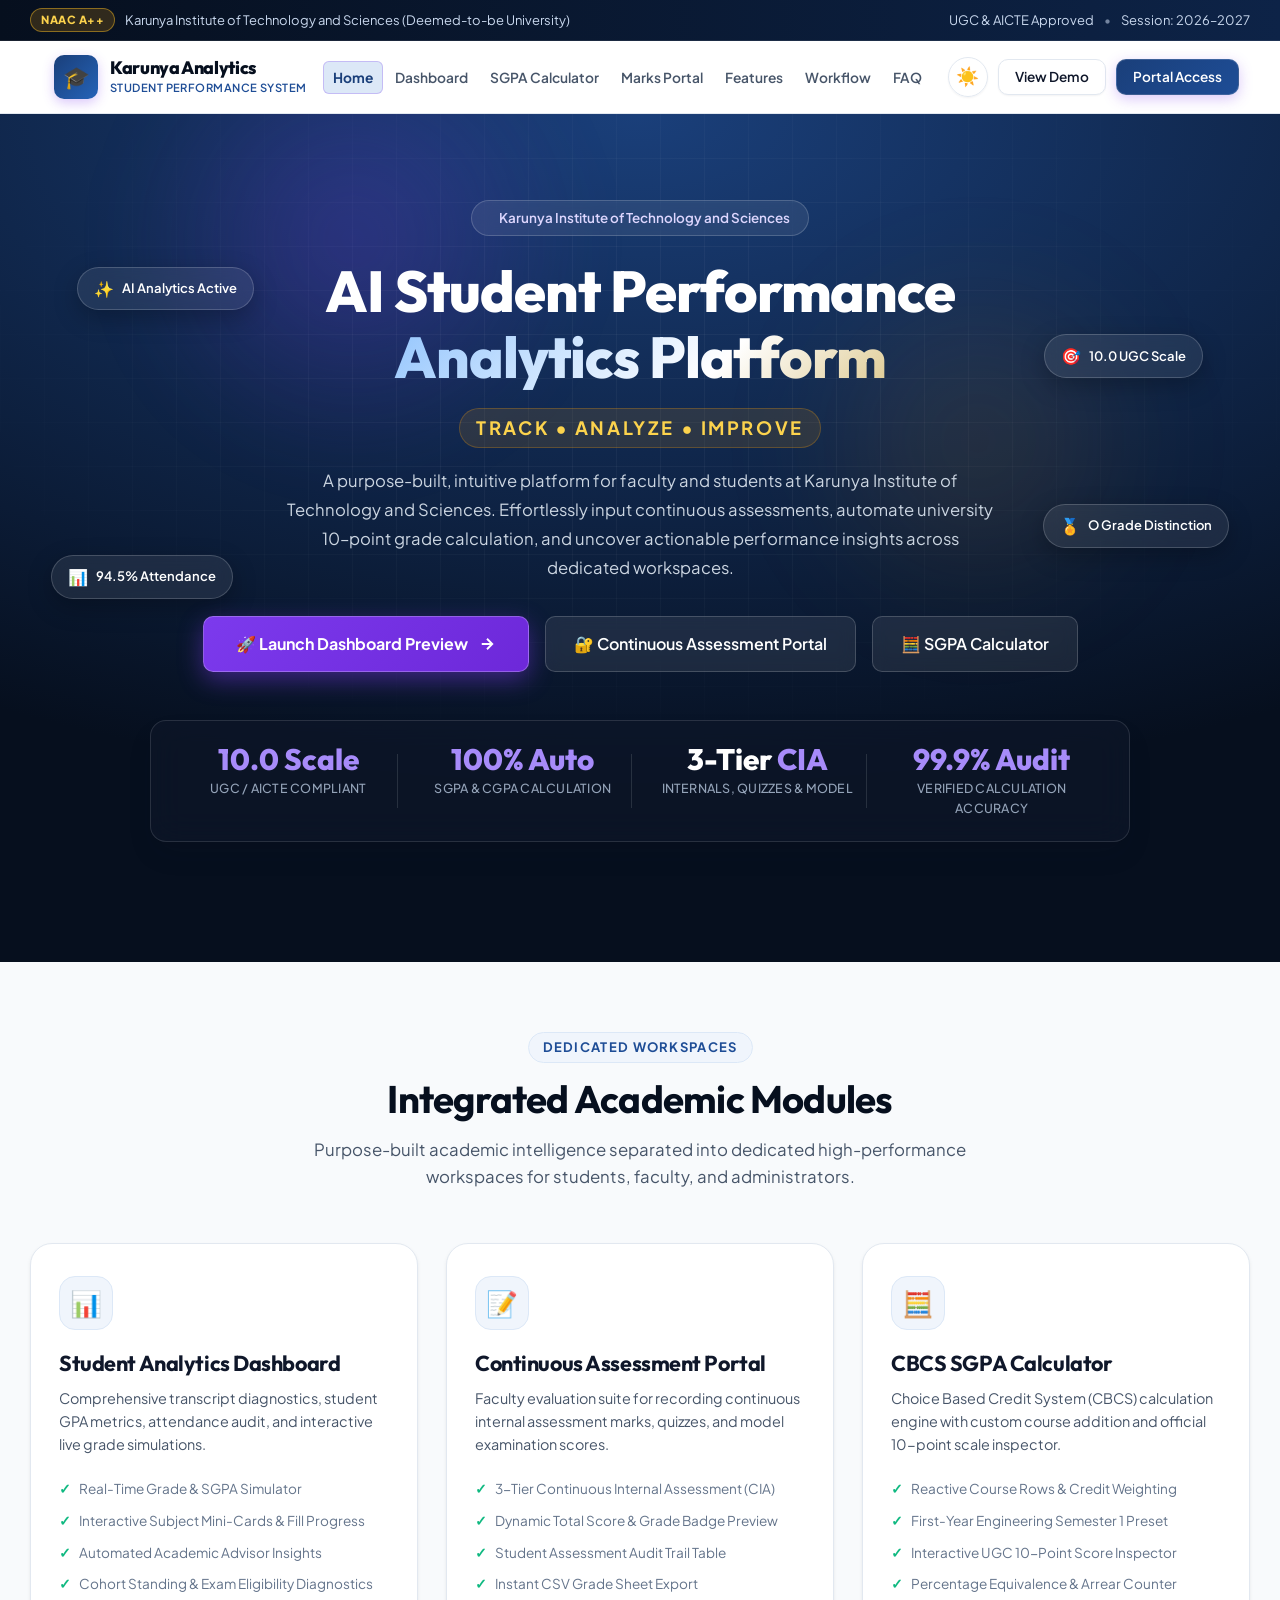
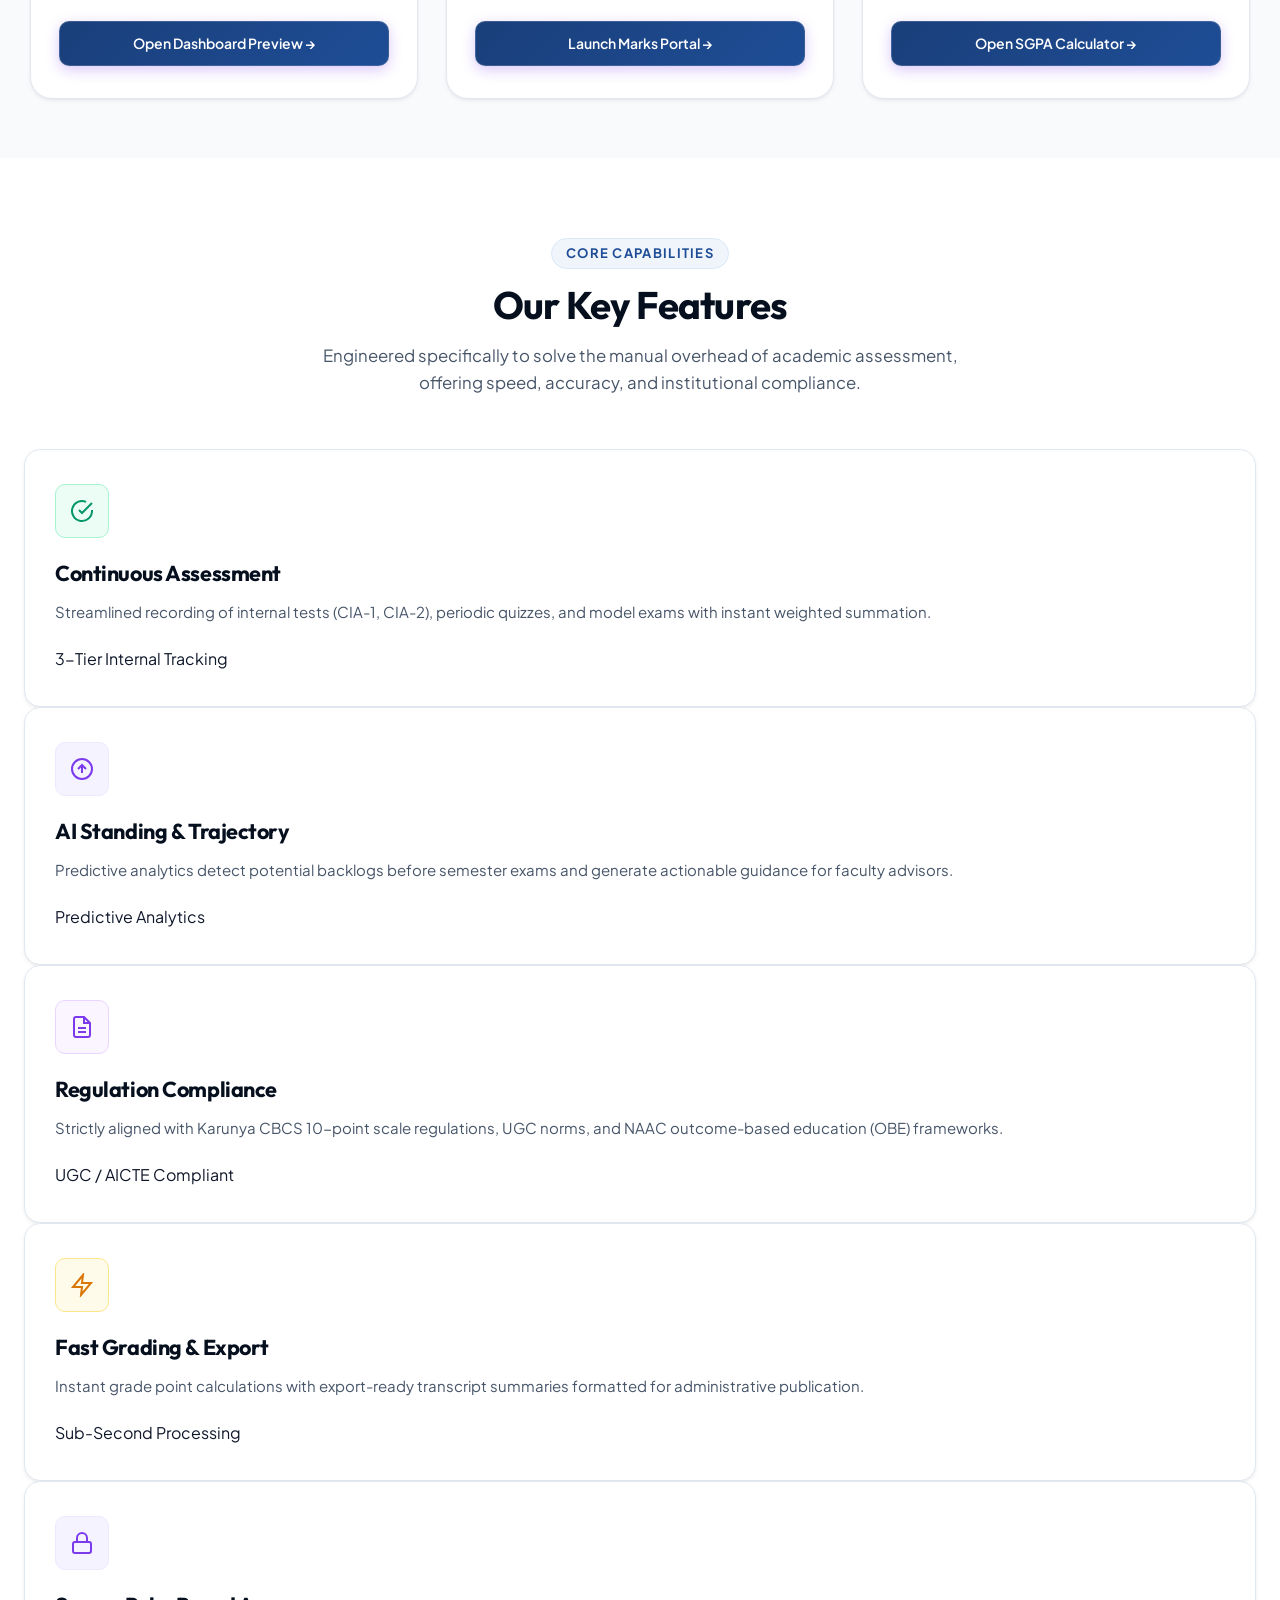
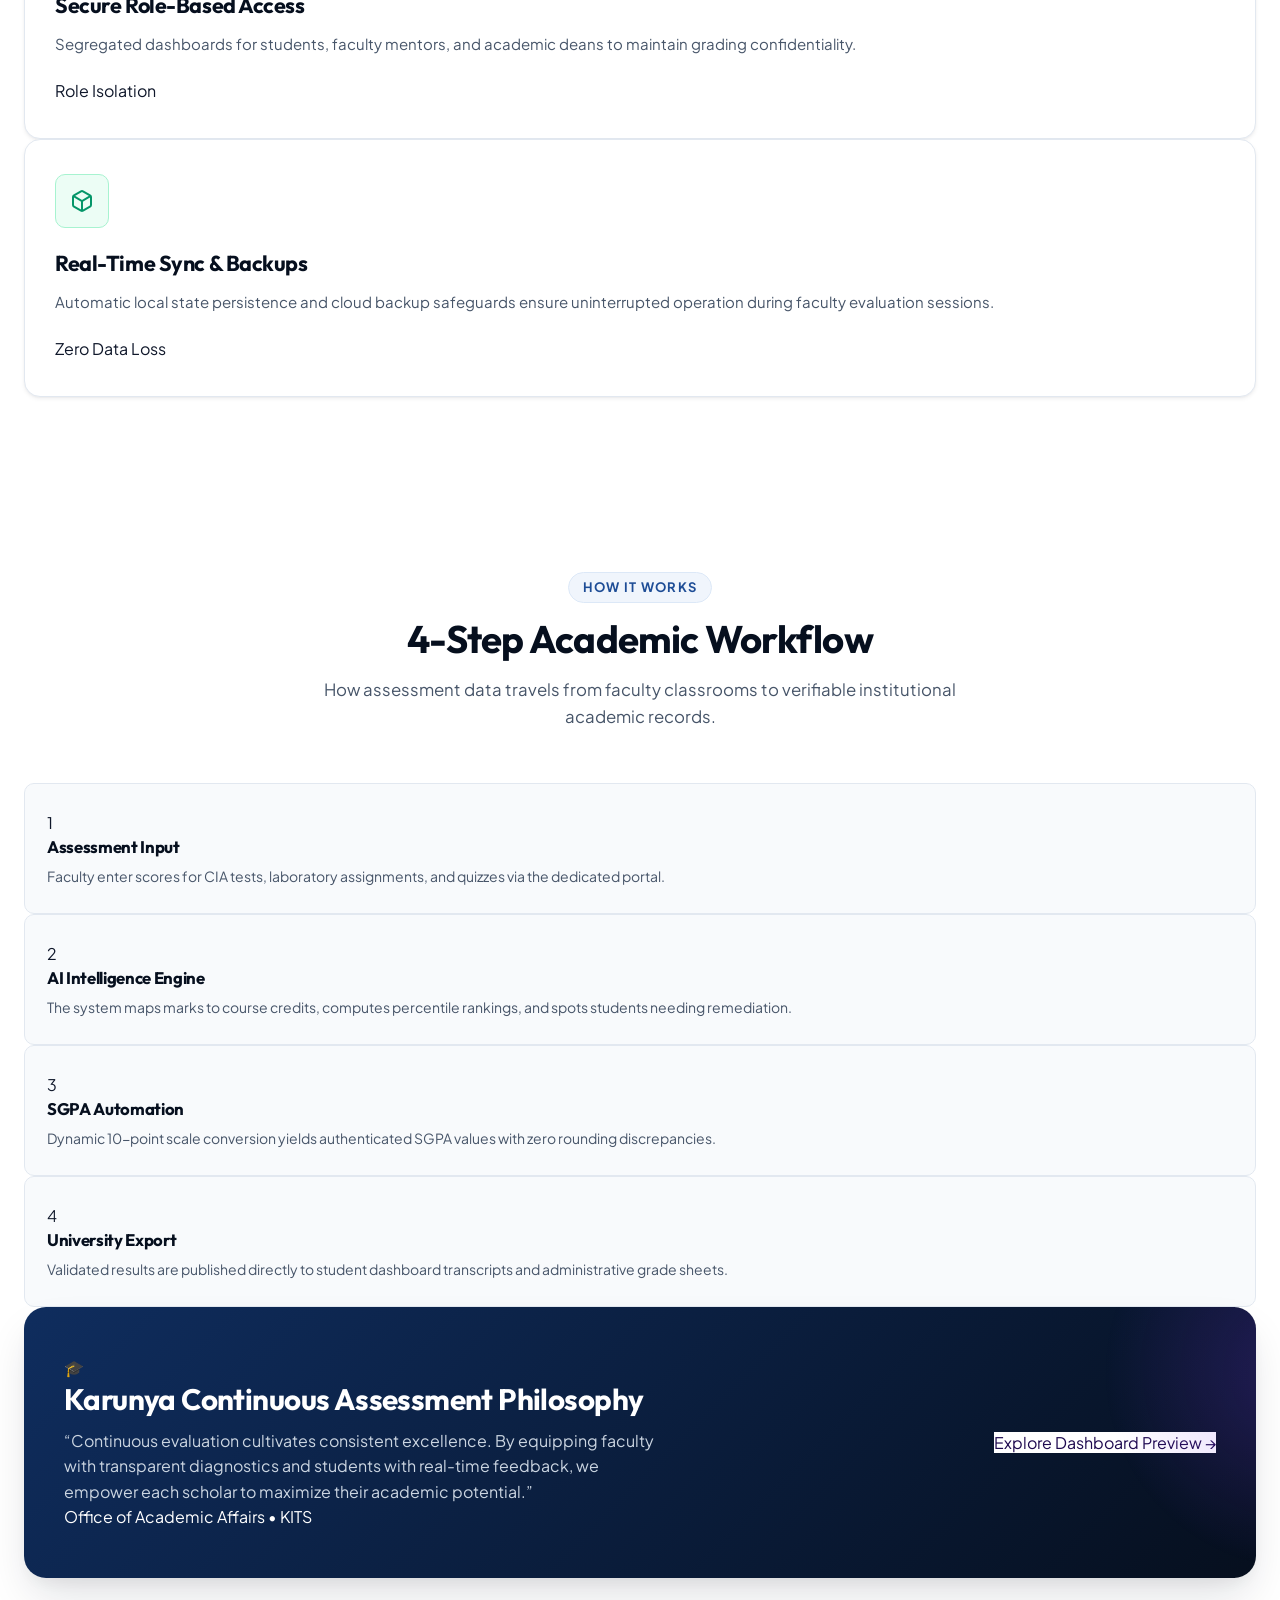
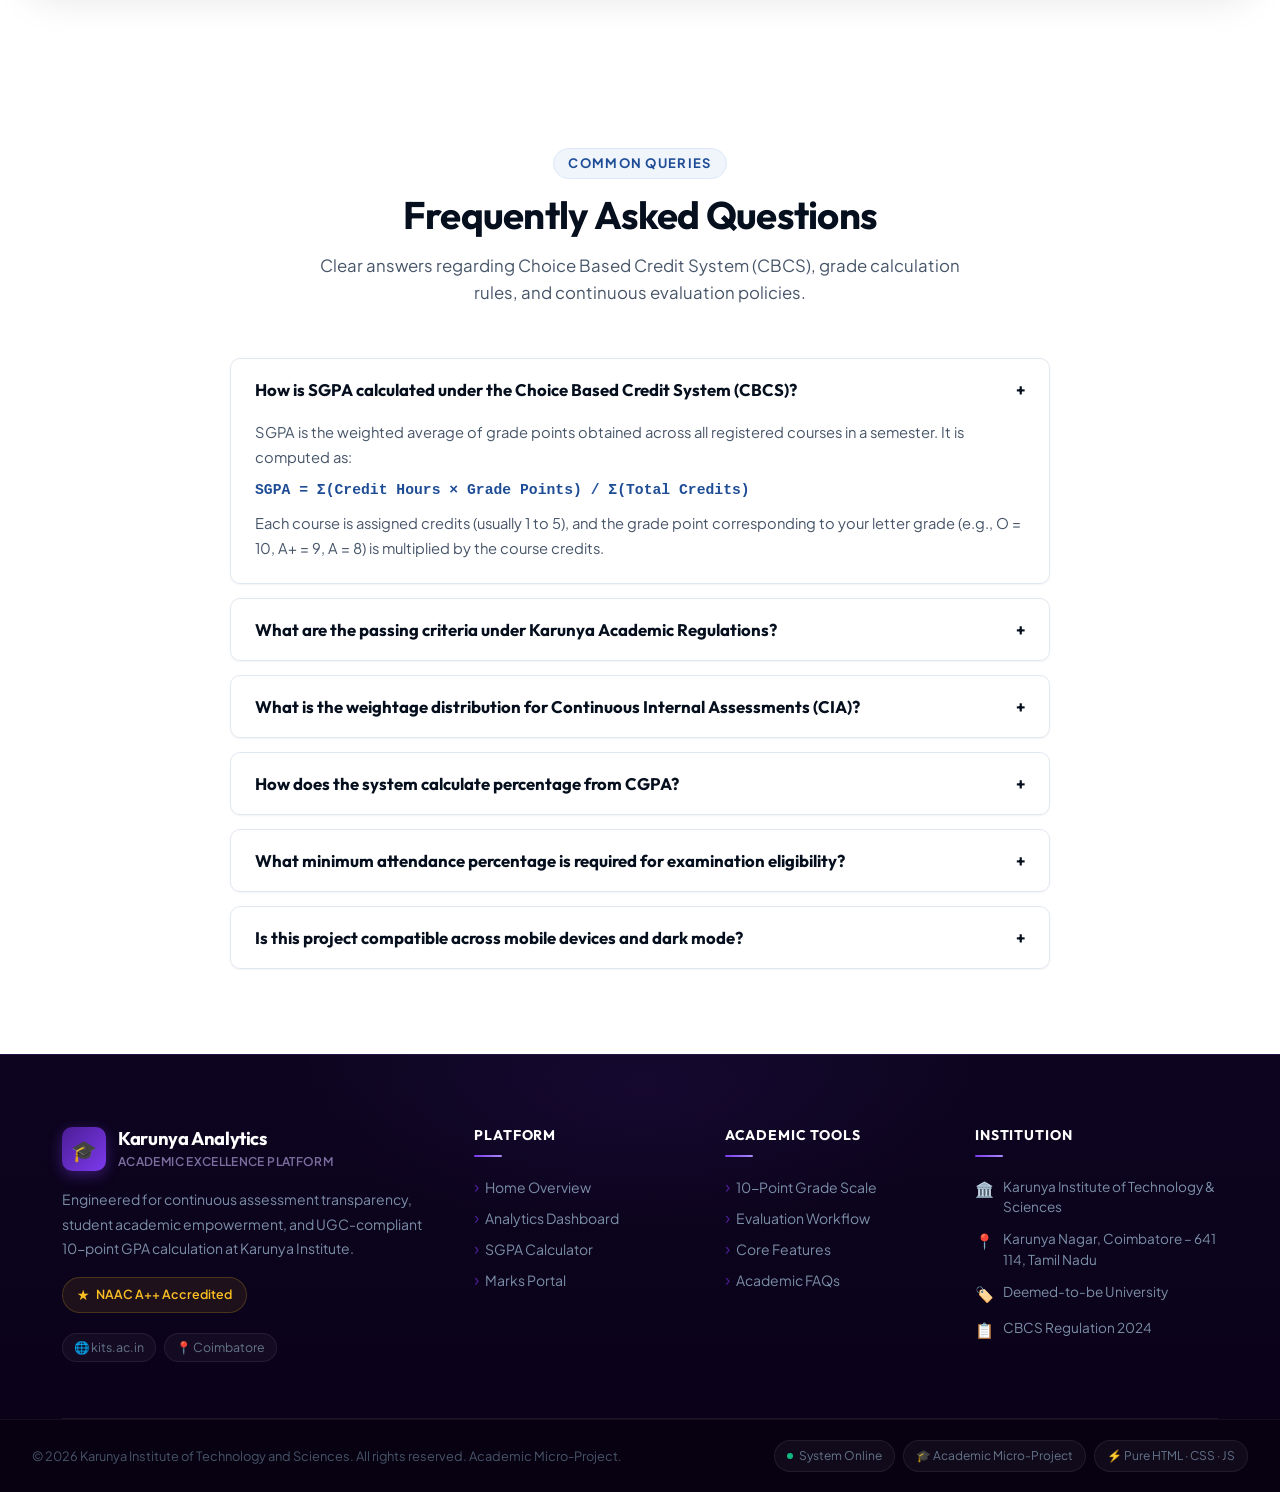
<file: index.html>
<!DOCTYPE html>
<html lang="en" data-theme="light">
<head>
    <meta charset="UTF-8">
    <meta name="viewport" content="width=device-width, initial-scale=1.0">
    <meta name="description" content="AI Student Performance Analytics Platform - Karunya Institute of Technology and Sciences. Next-generation academic evaluation, continuous assessment tracking, and automated 10-point SGPA calculations.">
    <title>Karunya Analytics | Student Performance &amp; Evaluation System</title>

    <!-- Google Fonts Preconnect -->
    <link rel="preconnect" href="https://fonts.googleapis.com">
    <link rel="preconnect" href="https://fonts.gstatic.com" crossorigin>

    <!-- External Unified Stylesheet -->
    <link rel="stylesheet" href="style.css">
</head>
<body>
    <!-- Top Institutional Banner -->
    <div class="top-banner" role="region" aria-label="Institutional Accreditation Bar">
        <div class="banner-inner">
            <div class="banner-left">
                <span class="badge-accreditation">NAAC A++</span>
                <span>Karunya Institute of Technology and Sciences (Deemed-to-be University)</span>
            </div>
            <div class="banner-right">
                <span>UGC &amp; AICTE Approved</span>
                <span class="bullet-dot" aria-hidden="true">&bull;</span>
                <span>Session: 2026&ndash;2027</span>
            </div>
        </div>
    </div>

    <!-- Sticky Main Navigation Header -->
    <header class="header-nav">
        <div class="nav-container">
            <a href="#home" class="brand" aria-label="Home">
                <div class="brand-icon-wrapper">
                    🎓
                </div>
                <div class="brand-text">
                    <h1>Karunya Analytics</h1>
                    <span>Student Performance System</span>
                </div>
            </a>

            <nav class="navbar" id="navbar" aria-label="Main Navigation">
                <ul class="nav-links" id="nav-links">
                    <li><a href="#home" class="active">Home</a></li>
                    <li><a href="dashboard.html" target="_blank" rel="noopener noreferrer">Dashboard</a></li>
                    <li><a href="calculator.html" target="_blank" rel="noopener noreferrer">SGPA Calculator</a></li>
                    <li><a href="portal.html" target="_blank" rel="noopener noreferrer">Marks Portal</a></li>
                    <li><a href="#features">Features</a></li>
                    <li><a href="#workflow">Workflow</a></li>
                    <li><a href="#faq">FAQ</a></li>
                    <!-- Mobile View Action Item -->
                    <li class="mobile-nav-action">
                        <a href="portal.html" class="btn-primary w-full" target="_blank" rel="noopener noreferrer">
                            <span>Open Marks Portal</span>
                        </a>
                    </li>
                </ul>
            </nav>

            <div class="nav-actions">
                <!-- Premium Theme Toggle Button -->
                <button type="button" class="theme-toggle-btn" id="theme-toggle" aria-label="Toggle Dark or Light Mode" title="Toggle Theme (Dark / Light)">
                    <span class="theme-icon icon-sun" aria-hidden="true">☀️</span>
                    <span class="theme-icon icon-moon" aria-hidden="true">🌙</span>
                </button>

                <a href="dashboard.html" class="btn-secondary nav-btn-hide-sm" target="_blank" rel="noopener noreferrer">View Demo</a>
                <a href="portal.html" class="btn-primary" target="_blank" rel="noopener noreferrer">Portal Access</a>

                <!-- Responsive Mobile Hamburger Toggle -->
                <button type="button" class="hamburger-btn" id="hamburger-btn" aria-label="Toggle Navigation Menu" aria-expanded="false" aria-controls="nav-links">
                    <span class="hamburger-bar"></span>
                    <span class="hamburger-bar"></span>
                    <span class="hamburger-bar"></span>
                </button>
            </div>
        </div>
        <!-- Mobile Drawer Backdrop -->
        <div class="nav-backdrop" id="nav-backdrop" aria-hidden="true"></div>
    </header>

    <!-- Hero Section with Rich Academic Ambiance -->
    <section class="hero" id="home">
        <div class="hero-glow-1"></div>
        <div class="hero-glow-2"></div>

        <!-- Ambient Floating Academic Chips (Subtle CSS Keyframe Float) -->
        <div class="hero-floating-elements" aria-hidden="true">
            <div class="hero-float-chip chip-1">
                <span class="chip-icon">✨</span>
                <span class="chip-text">AI Analytics Active</span>
            </div>
            <div class="hero-float-chip chip-2">
                <span class="chip-icon">🎯</span>
                <span class="chip-text">10.0 UGC Scale</span>
            </div>
            <div class="hero-float-chip chip-3">
                <span class="chip-icon">📊</span>
                <span class="chip-text">94.5% Attendance</span>
            </div>
            <div class="hero-float-chip chip-4">
                <span class="chip-icon">🏅</span>
                <span class="chip-text">O Grade Distinction</span>
            </div>
        </div>

        <div class="hero-content">
            <div class="badge-wrapper">
                <span class="eyebrow-badge">
                    <span class="pulse-indicator"></span>
                    Karunya Institute of Technology and Sciences
                </span>
            </div>

            <h2>
                AI Student Performance<br>
                <span class="highlight-gradient">Analytics Platform</span>
            </h2>

            <div class="tagline">Track &bull; Analyze &bull; Improve</div>

            <p class="lead-text">
                A purpose-built, intuitive platform for faculty and students at Karunya Institute of Technology and Sciences. Effortlessly input continuous assessments, automate university 10&ndash;point grade calculation, and uncover actionable performance insights across dedicated workspaces.
            </p>

            <div class="hero-actions">
                <a href="dashboard.html" class="btn-hero-primary" target="_blank" rel="noopener noreferrer">
                    <span>🚀 Launch Dashboard Preview</span>
                    <svg width="18" height="18" viewBox="0 0 24 24" fill="none" stroke="currentColor" stroke-width="2.5"><path d="M5 12h14M12 5l7 7-7 7"/></svg>
                </a>
                <a href="portal.html" class="btn-hero-secondary" target="_blank" rel="noopener noreferrer">
                    <span>🔐 Continuous Assessment Portal</span>
                </a>
                <a href="calculator.html" class="btn-hero-secondary" target="_blank" rel="noopener noreferrer">
                    <span>🧮 SGPA Calculator</span>
                </a>
            </div>

            <!-- Key Metrics Strip -->
            <div class="stats-strip">
                <div class="stat-item">
                    <div class="stat-num"><span class="counter" data-target="10.0" data-decimals="1">10.0</span> <span>Scale</span></div>
                    <div class="stat-label">UGC / AICTE Compliant</div>
                </div>
                <div class="stat-item">
                    <div class="stat-num"><span class="counter" data-target="100" data-suffix="%">100%</span> <span>Auto</span></div>
                    <div class="stat-label">SGPA &amp; CGPA Calculation</div>
                </div>
                <div class="stat-item">
                    <div class="stat-num">3-Tier <span>CIA</span></div>
                    <div class="stat-label">Internals, Quizzes &amp; Model</div>
                </div>
                <div class="stat-item">
                    <div class="stat-num"><span class="counter" data-target="99.9" data-decimals="1" data-suffix="%">99.9%</span> <span>Audit</span></div>
                    <div class="stat-label">Verified Calculation Accuracy</div>
                </div>
            </div>
        </div>
    </section>

    <!-- Integrated Academic Workspaces Showcase Section -->
    <section class="module-preview-section" id="workspaces">
        <div class="section-header reveal-on-scroll">
            <span class="section-tag">Dedicated Workspaces</span>
            <h2>Integrated Academic Modules</h2>
            <p class="subtitle">
                Purpose-built academic intelligence separated into dedicated high-performance workspaces for students, faculty, and administrators.
            </p>
        </div>

        <div class="module-preview-grid">
            <!-- Workspace 1: Dashboard -->
            <div class="module-card reveal-on-scroll">
                <div>
                    <div class="module-card-icon">📊</div>
                    <h3>Student Analytics Dashboard</h3>
                    <p>
                        Comprehensive transcript diagnostics, student GPA metrics, attendance audit, and interactive live grade simulations.
                    </p>
                    <ul class="module-card-features">
                        <li><span class="check-icon">✓</span> Real-Time Grade &amp; SGPA Simulator</li>
                        <li><span class="check-icon">✓</span> Interactive Subject Mini-Cards &amp; Fill Progress</li>
                        <li><span class="check-icon">✓</span> Automated Academic Advisor Insights</li>
                        <li><span class="check-icon">✓</span> Cohort Standing &amp; Exam Eligibility Diagnostics</li>
                    </ul>
                </div>
                <a href="dashboard.html" class="btn-primary w-full" style="justify-content: center;" target="_blank" rel="noopener noreferrer">
                    <span>Open Dashboard Preview &rarr;</span>
                </a>
            </div>

            <!-- Workspace 2: Marks Portal -->
            <div class="module-card reveal-on-scroll">
                <div>
                    <div class="module-card-icon">📝</div>
                    <h3>Continuous Assessment Portal</h3>
                    <p>
                        Faculty evaluation suite for recording continuous internal assessment marks, quizzes, and model examination scores.
                    </p>
                    <ul class="module-card-features">
                        <li><span class="check-icon">✓</span> 3-Tier Continuous Internal Assessment (CIA)</li>
                        <li><span class="check-icon">✓</span> Dynamic Total Score &amp; Grade Badge Preview</li>
                        <li><span class="check-icon">✓</span> Student Assessment Audit Trail Table</li>
                        <li><span class="check-icon">✓</span> Instant CSV Grade Sheet Export</li>
                    </ul>
                </div>
                <a href="portal.html" class="btn-primary w-full" style="justify-content: center;" target="_blank" rel="noopener noreferrer">
                    <span>Launch Marks Portal &rarr;</span>
                </a>
            </div>

            <!-- Workspace 3: SGPA Calculator -->
            <div class="module-card reveal-on-scroll">
                <div>
                    <div class="module-card-icon">🧮</div>
                    <h3>CBCS SGPA Calculator</h3>
                    <p>
                        Choice Based Credit System (CBCS) calculation engine with custom course addition and official 10-point scale inspector.
                    </p>
                    <ul class="module-card-features">
                        <li><span class="check-icon">✓</span> Reactive Course Rows &amp; Credit Weighting</li>
                        <li><span class="check-icon">✓</span> First-Year Engineering Semester 1 Preset</li>
                        <li><span class="check-icon">✓</span> Interactive UGC 10-Point Score Inspector</li>
                        <li><span class="check-icon">✓</span> Percentage Equivalence &amp; Arrear Counter</li>
                    </ul>
                </div>
                <a href="calculator.html" class="btn-primary w-full" style="justify-content: center;" target="_blank" rel="noopener noreferrer">
                    <span>Open SGPA Calculator &rarr;</span>
                </a>
            </div>
        </div>
    </section>

    <!-- Key Features Section -->
    <section class="features" id="features">
        <div class="section-header reveal-on-scroll">
            <span class="section-tag">Core Capabilities</span>
            <h2>Our Key Features</h2>
            <p class="subtitle">
                Engineered specifically to solve the manual overhead of academic assessment, offering speed, accuracy, and institutional compliance.
            </p>
        </div>

        <div class="feature-grid">
            <!-- Feature 1 -->
            <div class="card reveal-on-scroll">
                <div class="card-icon-box icon-emerald">
                    <svg width="24" height="24" viewBox="0 0 24 24" fill="none" stroke="currentColor" stroke-width="2"><path d="M22 11.08V12a10 10 0 1 1-5.93-9.14"/><polyline points="22 4 12 14.01 9 11.01"/></svg>
                </div>
                <h3>Continuous Assessment</h3>
                <p>
                    Streamlined recording of internal tests (CIA-1, CIA-2), periodic quizzes, and model exams with instant weighted summation.
                </p>
                <div class="card-footer-tag">3-Tier Internal Tracking</div>
            </div>

            <!-- Feature 2 -->
            <div class="card reveal-on-scroll">
                <div class="card-icon-box icon-blue">
                    <svg width="24" height="24" viewBox="0 0 24 24" fill="none" stroke="currentColor" stroke-width="2"><circle cx="12" cy="12" r="10"/><path d="M16 12l-4-4-4 4M12 16V8"/></svg>
                </div>
                <h3>AI Standing &amp; Trajectory</h3>
                <p>
                    Predictive analytics detect potential backlogs before semester exams and generate actionable guidance for faculty advisors.
                </p>
                <div class="card-footer-tag">Predictive Analytics</div>
            </div>

            <!-- Feature 3 -->
            <div class="card reveal-on-scroll">
                <div class="card-icon-box icon-purple">
                    <svg width="24" height="24" viewBox="0 0 24 24" fill="none" stroke="currentColor" stroke-width="2"><path d="M14 2H6a2 2 0 0 0-2 2v16a2 2 0 0 0 2 2h12a2 2 0 0 0 2-2V8z"/><polyline points="14 2 14 8 20 8"/><line x1="16" y1="13" x2="8" y2="13"/><line x1="16" y1="17" x2="8" y2="17"/></svg>
                </div>
                <h3>Regulation Compliance</h3>
                <p>
                    Strictly aligned with Karunya CBCS 10-point scale regulations, UGC norms, and NAAC outcome-based education (OBE) frameworks.
                </p>
                <div class="card-footer-tag">UGC / AICTE Compliant</div>
            </div>

            <!-- Feature 4 -->
            <div class="card reveal-on-scroll">
                <div class="card-icon-box icon-amber">
                    <svg width="24" height="24" viewBox="0 0 24 24" fill="none" stroke="currentColor" stroke-width="2"><polygon points="13 2 3 14 12 14 11 22 21 10 12 10 13 2"/></svg>
                </div>
                <h3>Fast Grading &amp; Export</h3>
                <p>
                    Instant grade point calculations with export-ready transcript summaries formatted for administrative publication.
                </p>
                <div class="card-footer-tag">Sub-Second Processing</div>
            </div>

            <!-- Feature 5 -->
            <div class="card reveal-on-scroll">
                <div class="card-icon-box icon-blue">
                    <svg width="24" height="24" viewBox="0 0 24 24" fill="none" stroke="currentColor" stroke-width="2"><rect x="3" y="11" width="18" height="11" rx="2" ry="2"/><path d="M7 11V7a5 5 0 0 1 10 0v4"/></svg>
                </div>
                <h3>Secure Role-Based Access</h3>
                <p>
                    Segregated dashboards for students, faculty mentors, and academic deans to maintain grading confidentiality.
                </p>
                <div class="card-footer-tag">Role Isolation</div>
            </div>

            <!-- Feature 6 -->
            <div class="card reveal-on-scroll">
                <div class="card-icon-box icon-emerald">
                    <svg width="24" height="24" viewBox="0 0 24 24" fill="none" stroke="currentColor" stroke-width="2"><path d="M21 16V8a2 2 0 0 0-1-1.73l-7-4a2 2 0 0 0-2 0l-7 4A2 2 0 0 0 3 8v8a2 2 0 0 0 1 1.73l7 4a2 2 0 0 0 2 0l7-4A2 2 0 0 0 21 16z"/><polyline points="3.27 6.96 12 12.01 20.73 6.96"/><line x1="12" y1="22.08" x2="12" y2="12"/></svg>
                </div>
                <h3>Real-Time Sync &amp; Backups</h3>
                <p>
                    Automatic local state persistence and cloud backup safeguards ensure uninterrupted operation during faculty evaluation sessions.
                </p>
                <div class="card-footer-tag">Zero Data Loss</div>
            </div>
        </div>
    </section>

    <!-- Academic Evaluation Workflow Section -->
    <section class="workflow-section" id="workflow">
        <div class="workflow-container">
            <div class="section-header reveal-on-scroll">
                <span class="section-tag">How It Works</span>
                <h2>4-Step Academic Workflow</h2>
                <p class="subtitle">
                    How assessment data travels from faculty classrooms to verifiable institutional academic records.
                </p>
            </div>

            <div class="steps-grid">
                <div class="step-card reveal-on-scroll">
                    <div class="step-num">1</div>
                    <h4>Assessment Input</h4>
                    <p>Faculty enter scores for CIA tests, laboratory assignments, and quizzes via the dedicated portal.</p>
                </div>

                <div class="step-card reveal-on-scroll">
                    <div class="step-num">2</div>
                    <h4>AI Intelligence Engine</h4>
                    <p>The system maps marks to course credits, computes percentile rankings, and spots students needing remediation.</p>
                </div>

                <div class="step-card reveal-on-scroll">
                    <div class="step-num">3</div>
                    <h4>SGPA Automation</h4>
                    <p>Dynamic 10-point scale conversion yields authenticated SGPA values with zero rounding discrepancies.</p>
                </div>

                <div class="step-card reveal-on-scroll">
                    <div class="step-num">4</div>
                    <h4>University Export</h4>
                    <p>Validated results are published directly to student dashboard transcripts and administrative grade sheets.</p>
                </div>
            </div>

            <!-- Institutional Callout Box -->
            <div class="callout-box reveal-on-scroll">
                <div class="callout-content">
                    <div class="callout-icon">🎓</div>
                    <div class="callout-text">
                        <h3>Karunya Continuous Assessment Philosophy</h3>
                        <p>
                            &ldquo;Continuous evaluation cultivates consistent excellence. By equipping faculty with transparent diagnostics and students with real-time feedback, we empower each scholar to maximize their academic potential.&rdquo;
                        </p>
                        <div class="quote-author">Office of Academic Affairs &bull; KITS</div>
                    </div>
                </div>
                <div class="callout-actions">
                    <a href="dashboard.html" class="btn-callout" target="_blank" rel="noopener noreferrer">
                        <span>Explore Dashboard Preview &rarr;</span>
                    </a>
                </div>
            </div>
        </div>
    </section>

    <!-- Frequently Asked Questions Section -->
    <section class="faq-section" id="faq">
        <div class="faq-container">
            <div class="section-header reveal-on-scroll">
                <span class="section-tag">Common Queries</span>
                <h2>Frequently Asked Questions</h2>
                <p class="subtitle">
                    Clear answers regarding Choice Based Credit System (CBCS), grade calculation rules, and continuous evaluation policies.
                </p>
            </div>

            <div class="faq-accordion" id="faq-accordion">
                <!-- FAQ Item 1 -->
                <div class="faq-item reveal-on-scroll active">
                    <button type="button" class="faq-question" aria-expanded="true">
                        <span>How is SGPA calculated under the Choice Based Credit System (CBCS)?</span>
                        <span class="faq-icon">&plus;</span>
                    </button>
                    <div class="faq-answer">
                        <div class="faq-answer-inner">
                            <p>
                                SGPA is the weighted average of grade points obtained across all registered courses in a semester. It is computed as:
                            </p>
                            <p style="margin: 8px 0; font-family: monospace; font-weight: 700; color: var(--primary-600);">
                                SGPA = &Sigma;(Credit Hours &times; Grade Points) / &Sigma;(Total Credits)
                            </p>
                            <p>
                                Each course is assigned credits (usually 1 to 5), and the grade point corresponding to your letter grade (e.g., O = 10, A+ = 9, A = 8) is multiplied by the course credits.
                            </p>
                        </div>
                    </div>
                </div>

                <!-- FAQ Item 2 -->
                <div class="faq-item reveal-on-scroll">
                    <button type="button" class="faq-question" aria-expanded="false">
                        <span>What are the passing criteria under Karunya Academic Regulations?</span>
                        <span class="faq-icon">&plus;</span>
                    </button>
                    <div class="faq-answer">
                        <div class="faq-answer-inner">
                            <p>
                                To earn credits for a registered course, a student must secure at least <strong>50% marks in aggregate</strong> (B Grade, 6.0 Grade Points) combining continuous assessments and end-semester evaluations. Securing below 50% results in a <strong>RA (Re-Appear)</strong> standing requiring re-examination.
                            </p>
                        </div>
                    </div>
                </div>

                <!-- FAQ Item 3 -->
                <div class="faq-item reveal-on-scroll">
                    <button type="button" class="faq-question" aria-expanded="false">
                        <span>What is the weightage distribution for Continuous Internal Assessments (CIA)?</span>
                        <span class="faq-icon">&plus;</span>
                    </button>
                    <div class="faq-answer">
                        <div class="faq-answer-inner">
                            <p>
                                The standard CIA weightage model comprises:
                            </p>
                            <ul style="padding-left: 20px; margin-top: 6px;">
                                <li><strong>CIA Test 1:</strong> 25 Marks</li>
                                <li><strong>CIA Test 2:</strong> 25 Marks</li>
                                <li><strong>Continuous Quizzes &amp; Assignments:</strong> 20 Marks</li>
                                <li><strong>Model Exam / Practical:</strong> 30 Marks</li>
                            </ul>
                            <p style="margin-top: 6px;">
                                This ensures consistent academic engagement throughout the semester rather than reliance solely on final examinations.
                            </p>
                        </div>
                    </div>
                </div>

                <!-- FAQ Item 4 -->
                <div class="faq-item reveal-on-scroll">
                    <button type="button" class="faq-question" aria-expanded="false">
                        <span>How does the system calculate percentage from CGPA?</span>
                        <span class="faq-icon">&plus;</span>
                    </button>
                    <div class="faq-answer">
                        <div class="faq-answer-inner">
                            <p>
                                In accordance with AICTE and Karunya university standards, equivalent percentage is derived through the standard conversion formula:
                            </p>
                            <p style="margin: 8px 0; font-family: monospace; font-weight: 700; color: var(--primary-600);">
                                Percentage (%) = (CGPA &minus; 0.5) &times; 10
                            </p>
                            <p>
                                For example, an SGPA/CGPA of 9.24 yields: (9.24 &minus; 0.5) &times; 10 = 87.4%.
                            </p>
                        </div>
                    </div>
                </div>

                <!-- FAQ Item 5 -->
                <div class="faq-item reveal-on-scroll">
                    <button type="button" class="faq-question" aria-expanded="false">
                        <span>What minimum attendance percentage is required for examination eligibility?</span>
                        <span class="faq-icon">&plus;</span>
                    </button>
                    <div class="faq-answer">
                        <div class="faq-answer-inner">
                            <p>
                                Karunya regulations require a minimum of <strong>75% overall attendance</strong> in each course. Students with attendance between 65% and 74% are eligible only under sanctioned medical condonation. The live dashboard actively flags attendance below threshold.
                            </p>
                        </div>
                    </div>
                </div>

                <!-- FAQ Item 6 -->
                <div class="faq-item reveal-on-scroll">
                    <button type="button" class="faq-question" aria-expanded="false">
                        <span>Is this project compatible across mobile devices and dark mode?</span>
                        <span class="faq-icon">&plus;</span>
                    </button>
                    <div class="faq-answer">
                        <div class="faq-answer-inner">
                            <p>
                                Yes! This academic micro-project is engineered using fluid CSS Grid, Flexbox, and CSS Variables, allowing seamless performance across smartphones, tablets, and 4K displays. Dark mode preference is remembered automatically using browser local storage.
                            </p>
                        </div>
                    </div>
                </div>
            </div>
        </div>
    </section>

    <!-- Footer -->
    <footer id="about">
        <div class="footer-inner">
            <div class="footer-top">

                <!-- Brand Column -->
                <div class="footer-brand">
                    <div class="footer-brand-logo">
                        <div class="brand-icon-wrapper">🎓</div>
                        <div class="brand-text">
                            <h3>Karunya Analytics</h3>
                            <span>Academic Excellence Platform</span>
                        </div>
                    </div>
                    <p>Engineered for continuous assessment transparency, student academic empowerment, and UGC-compliant 10-point GPA calculation at Karunya Institute.</p>
                    <div class="footer-accreditation">
                        <span class="footer-acc-icon">★</span>
                        <span>NAAC A++ Accredited</span>
                    </div>
                    <div class="footer-socials">
                        <span class="footer-social-pill">🌐 kits.ac.in</span>
                        <span class="footer-social-pill">📍 Coimbatore</span>
                    </div>
                </div>

                <!-- Navigation Column -->
                <div class="footer-col">
                    <h4>Platform</h4>
                    <ul class="footer-links">
                        <li><a href="#home"><span class="footer-link-arrow">›</span> Home Overview</a></li>
                        <li><a href="dashboard.html" target="_blank" rel="noopener noreferrer"><span class="footer-link-arrow">›</span> Analytics Dashboard</a></li>
                        <li><a href="calculator.html" target="_blank" rel="noopener noreferrer"><span class="footer-link-arrow">›</span> SGPA Calculator</a></li>
                        <li><a href="portal.html" target="_blank" rel="noopener noreferrer"><span class="footer-link-arrow">›</span> Marks Portal</a></li>
                    </ul>
                </div>

                <!-- Academic Tools Column -->
                <div class="footer-col">
                    <h4>Academic Tools</h4>
                    <ul class="footer-links">
                        <li><a href="calculator.html#grading" target="_blank" rel="noopener noreferrer"><span class="footer-link-arrow">›</span> 10-Point Grade Scale</a></li>
                        <li><a href="#workflow"><span class="footer-link-arrow">›</span> Evaluation Workflow</a></li>
                        <li><a href="#features"><span class="footer-link-arrow">›</span> Core Features</a></li>
                        <li><a href="#faq"><span class="footer-link-arrow">›</span> Academic FAQs</a></li>
                    </ul>
                </div>

                <!-- Contact / Info Column -->
                <div class="footer-col">
                    <h4>Institution</h4>
                    <ul class="footer-links footer-info-list">
                        <li><span class="footer-info-icon">🏛️</span> Karunya Institute of Technology &amp; Sciences</li>
                        <li><span class="footer-info-icon">📍</span> Karunya Nagar, Coimbatore – 641 114, Tamil Nadu</li>
                        <li><span class="footer-info-icon">🏷️</span> Deemed-to-be University</li>
                        <li><span class="footer-info-icon">📋</span> CBCS Regulation 2024</li>
                    </ul>
                </div>

            </div><!-- /.footer-top -->
        </div><!-- /.footer-inner -->

        <!-- Footer Bottom Bar -->
        <div class="footer-bottom">
            <div class="footer-bottom-inner">
                <p class="footer-copy">&copy; 2026 Karunya Institute of Technology and Sciences. All rights reserved.</p>
                <div class="footer-bottom-badges">
                    <span class="footer-bottom-badge"><span class="pulse-dot"></span> System Online</span>
                    <span class="footer-bottom-badge">🎓 Academic Micro-Project</span>
                    <span class="footer-bottom-badge">⚡ Pure HTML · CSS · JS</span>
                </div>
            </div>
        </div>
    </footer>

    <!-- Back to Top Button with Circular Scroll Progress -->
    <button class="back-to-top" id="backToTopBtn" aria-label="Back to top" title="Scroll to top">
        <svg class="progress-ring" width="46" height="46" viewBox="0 0 46 46">
            <circle class="progress-ring-bg" stroke="rgba(124, 58, 237, 0.15)" stroke-width="3.5" fill="transparent" r="20" cx="23" cy="23"/>
            <circle class="progress-ring-circle" id="scrollProgressCircle" stroke="#8b5cf6" stroke-width="3.5" stroke-dasharray="125.66" stroke-dashoffset="125.66" stroke-linecap="round" fill="transparent" r="20" cx="23" cy="23"/>
        </svg>
        <span class="back-to-top-arrow">&uarr;</span>
    </button>

    <!-- Global Toast Notifications Container -->
    <div class="toast-container" id="toast-container" aria-live="polite" aria-atomic="true"></div>

    <!-- Standalone Celebration Confetti Canvas (Triggers on 90+ Score) -->
    <canvas id="confettiCanvas" class="confetti-canvas" aria-hidden="true"></canvas>

    <!-- External JavaScript File (Separate JS Architecture) -->
    <script src="script.js" defer></script>
</body>
</html>
</file>
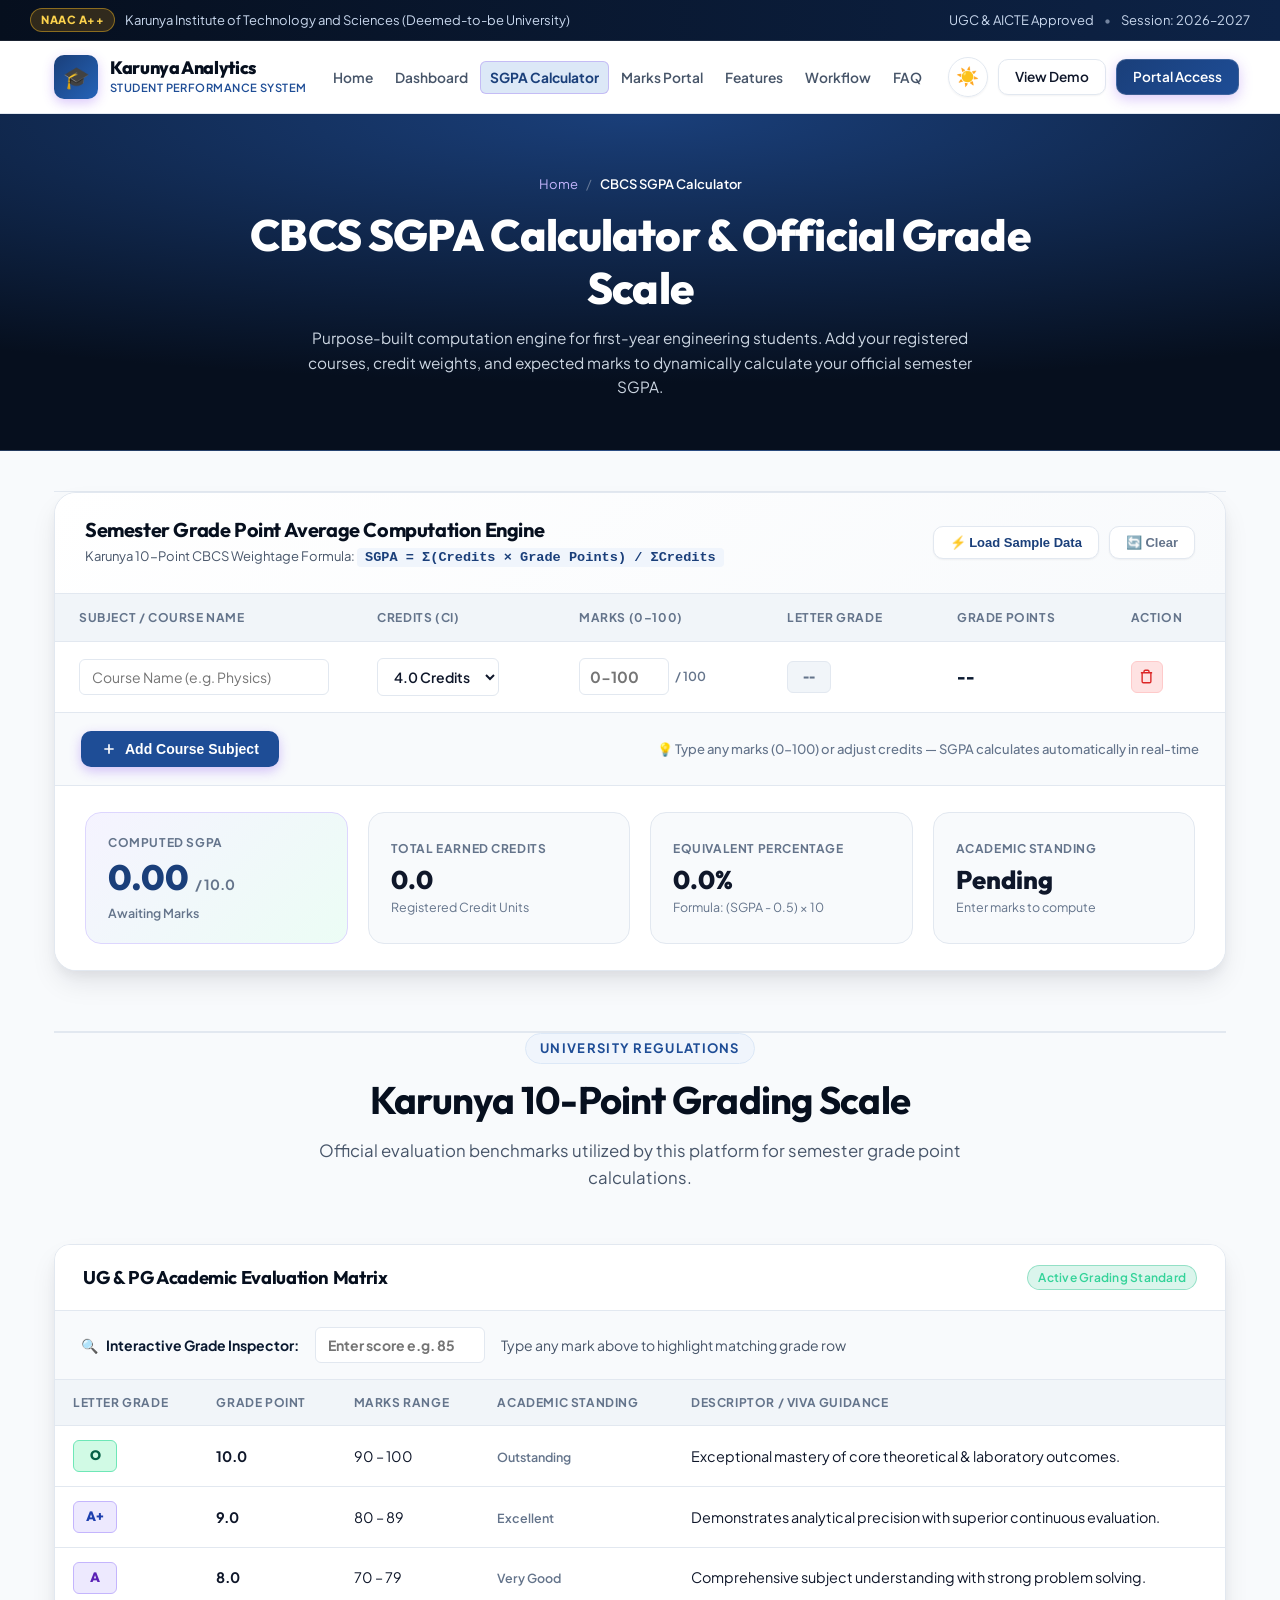
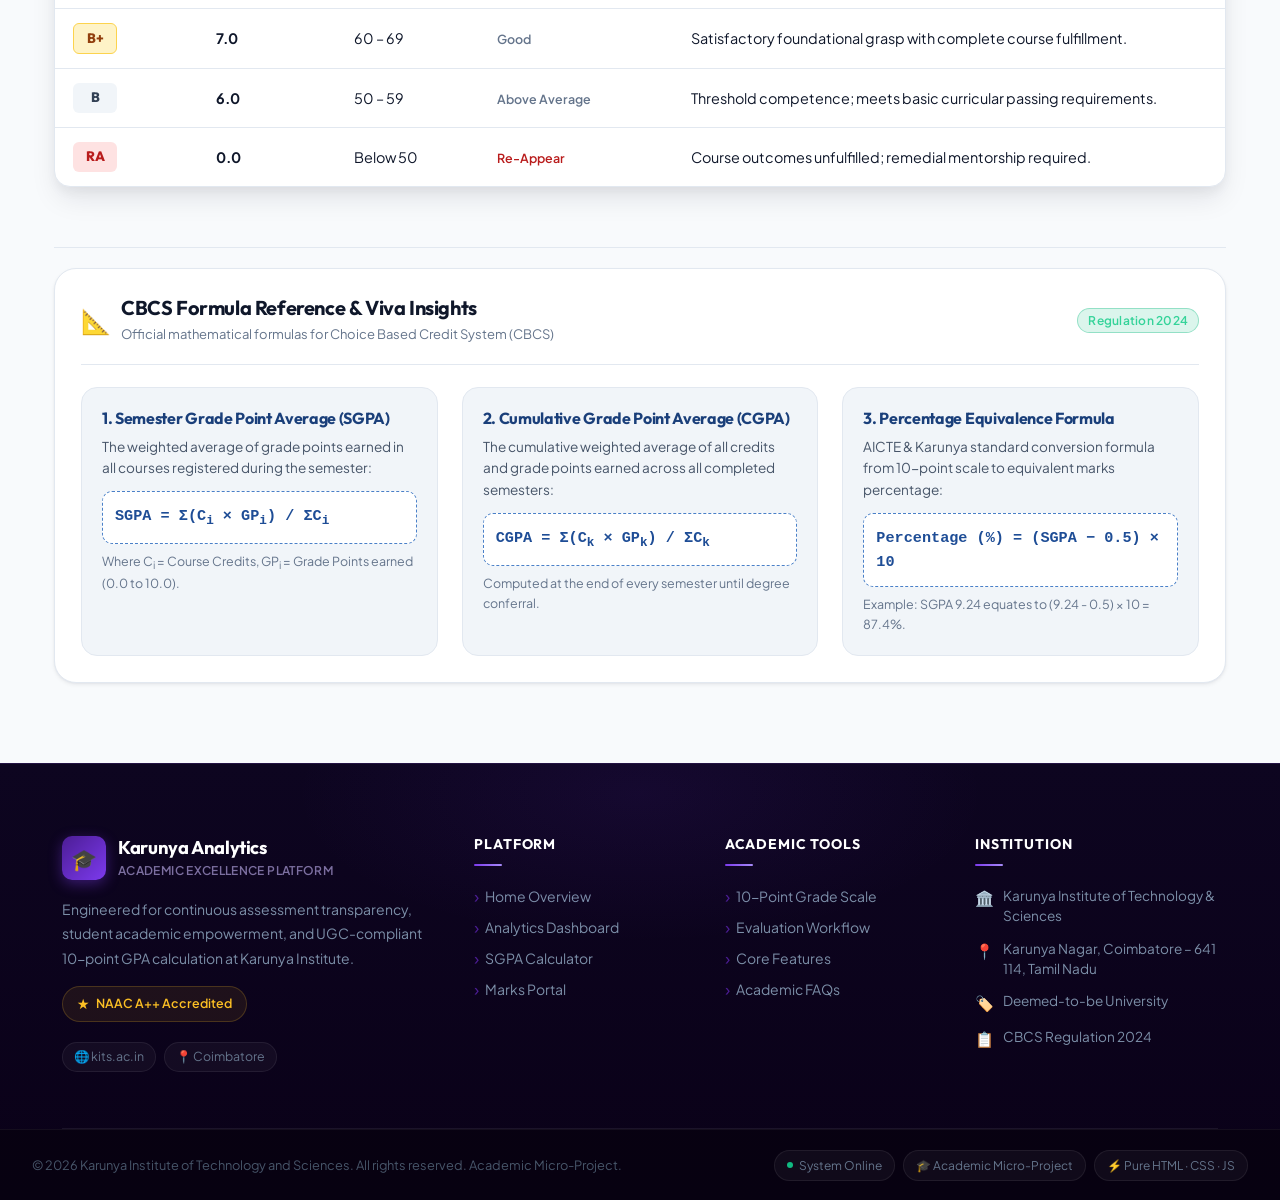
<file: calculator.html>
<!DOCTYPE html>
<html lang="en" data-theme="light">
<head>
    <meta charset="UTF-8">
    <meta name="viewport" content="width=device-width, initial-scale=1.0">
    <meta name="description" content="CBCS SGPA & CGPA Calculator - Karunya Institute of Technology and Sciences. Interactive semester credit weighting, arrear audit, and official 10-point UGC grade inspection.">
    <title>SGPA Calculator &amp; 10-Point Grade Scale | Karunya Analytics</title>

    <!-- Google Fonts Preconnect -->
    <link rel="preconnect" href="https://fonts.googleapis.com">
    <link rel="preconnect" href="https://fonts.gstatic.com" crossorigin>

    <!-- External Unified Stylesheet -->
    <link rel="stylesheet" href="style.css">
</head>
<body>
    <!-- Top Institutional Banner -->
    <div class="top-banner" role="region" aria-label="Institutional Accreditation Bar">
        <div class="banner-inner">
            <div class="banner-left">
                <span class="badge-accreditation">NAAC A++</span>
                <span>Karunya Institute of Technology and Sciences (Deemed-to-be University)</span>
            </div>
            <div class="banner-right">
                <span>UGC &amp; AICTE Approved</span>
                <span class="bullet-dot" aria-hidden="true">&bull;</span>
                <span>Session: 2026&ndash;2027</span>
            </div>
        </div>
    </div>

    <!-- Sticky Main Navigation Header -->
    <header class="header-nav">
        <div class="nav-container">
            <a href="index.html#home" class="brand" aria-label="Home">
                <div class="brand-icon-wrapper">
                    🎓
                </div>
                <div class="brand-text">
                    <h1>Karunya Analytics</h1>
                    <span>Student Performance System</span>
                </div>
            </a>

            <nav class="navbar" id="navbar" aria-label="Main Navigation">
                <ul class="nav-links" id="nav-links">
                    <li><a href="index.html#home">Home</a></li>
                    <li><a href="dashboard.html">Dashboard</a></li>
                    <li><a href="calculator.html" class="active">SGPA Calculator</a></li>
                    <li><a href="portal.html">Marks Portal</a></li>
                    <li><a href="index.html#features">Features</a></li>
                    <li><a href="index.html#workflow">Workflow</a></li>
                    <li><a href="index.html#faq">FAQ</a></li>
                    <!-- Mobile View Action Item -->
                    <li class="mobile-nav-action">
                        <a href="portal.html" class="btn-primary w-full">
                            <span>Open Marks Portal</span>
                        </a>
                    </li>
                </ul>
            </nav>

            <div class="nav-actions">
                <!-- Premium Theme Toggle Button -->
                <button type="button" class="theme-toggle-btn" id="theme-toggle" aria-label="Toggle Dark or Light Mode" title="Toggle Theme (Dark / Light)">
                    <span class="theme-icon icon-sun" aria-hidden="true">☀️</span>
                    <span class="theme-icon icon-moon" aria-hidden="true">🌙</span>
                </button>

                <a href="dashboard.html" class="btn-secondary nav-btn-hide-sm">View Demo</a>
                <a href="portal.html" class="btn-primary">Portal Access</a>

                <!-- Responsive Mobile Hamburger Toggle -->
                <button type="button" class="hamburger-btn" id="hamburger-btn" aria-label="Toggle Navigation Menu" aria-expanded="false" aria-controls="nav-links">
                    <span class="hamburger-bar"></span>
                    <span class="hamburger-bar"></span>
                    <span class="hamburger-bar"></span>
                </button>
            </div>
        </div>
        <!-- Mobile Drawer Backdrop -->
        <div class="nav-backdrop" id="nav-backdrop" aria-hidden="true"></div>
    </header>

    <!-- Dedicated Page Hero Header -->
    <div class="page-hero">
        <div class="page-hero-container">
            <div class="breadcrumb-nav">
                <a href="index.html">Home</a>
                <span class="separator">/</span>
                <span class="current">CBCS SGPA Calculator</span>
            </div>
            <h1>CBCS SGPA Calculator &amp; Official Grade Scale</h1>
            <p>Purpose-built computation engine for first-year engineering students. Add your registered courses, credit weights, and expected marks to dynamically calculate your official semester SGPA.</p>
        </div>
    </div>

    <!-- Main Content Workspace -->
    <main class="page-content-wrapper">
        <!-- Interactive SGPA & Grade Calculator Section -->
        <section class="calculator-section" id="calculator" style="padding: 0 0 60px 0;">
            <div class="calculator-container" style="max-width: 100%; padding: 0;">
                <div class="calculator-card" style="box-shadow: var(--shadow-lg);">
                    <div class="calc-top-bar">
                        <div class="calc-info">
                            <h4>Semester Grade Point Average Computation Engine</h4>
                            <p>Karunya 10-Point CBCS Weightage Formula: <code>SGPA = &Sigma;(Credits &times; Grade Points) / &Sigma;Credits</code></p>
                        </div>
                        <div class="calc-presets">
                            <button type="button" class="btn-calc-preset" id="calc-fill-sem1">
                                <span>⚡ Load Sample Data</span>
                            </button>
                            <button type="button" class="btn-calc-preset btn-preset-clear" id="calc-reset">
                                <span>🔄 Clear</span>
                            </button>
                        </div>
                    </div>

                    <div class="calc-table-responsive">
                        <table class="calc-table" id="calc-table">
                            <thead>
                                <tr>
                                    <th>Subject / Course Name</th>
                                    <th>Credits (Ci)</th>
                                    <th>Marks (0&ndash;100)</th>
                                    <th>Letter Grade</th>
                                    <th>Grade Points</th>
                                    <th>Action</th>
                                </tr>
                            </thead>
                            <tbody id="calc-rows-container">
                                <!-- Populated dynamically with reactive rows via script.js -->
                            </tbody>
                        </table>
                    </div>

                    <div class="calc-actions-strip">
                        <button type="button" class="btn-add-subject" id="calc-add-row">
                            <svg width="16" height="16" viewBox="0 0 24 24" fill="none" stroke="currentColor" stroke-width="2.5"><line x1="12" y1="5" x2="12" y2="19"></line><line x1="5" y1="12" x2="19" y2="12"></line></svg>
                            <span>Add Course Subject</span>
                        </button>
                        <span class="calc-hint">💡 Type any marks (0-100) or adjust credits &mdash; SGPA calculates automatically in real-time</span>
                    </div>

                    <!-- Live Results Summary Dashboard Strip -->
                    <div class="calc-summary-panel">
                        <div class="summary-metric-card metric-sgpa">
                            <span class="metric-title">Computed SGPA</span>
                            <div class="metric-value-wrap">
                                <span class="metric-value" id="calc-result-sgpa">0.00</span>
                                <span class="metric-scale">/ 10.0</span>
                            </div>
                            <span class="standing-pill" id="calc-result-standing">Awaiting Marks</span>
                        </div>

                        <div class="summary-metric-card">
                            <span class="metric-title">Total Earned Credits</span>
                            <span class="metric-value-sm" id="calc-result-credits">0</span>
                            <span class="metric-subtext">Registered Credit Units</span>
                        </div>

                        <div class="summary-metric-card">
                            <span class="metric-title">Equivalent Percentage</span>
                            <span class="metric-value-sm" id="calc-result-percentage">0.0%</span>
                            <span class="metric-subtext">Formula: (SGPA - 0.5) &times; 10</span>
                        </div>

                        <div class="summary-metric-card">
                            <span class="metric-title">Academic Standing</span>
                            <span class="metric-value-sm text-emerald" id="calc-result-arrears">All Clear</span>
                            <span class="metric-subtext" id="calc-result-status-text">0 Re-Appears</span>
                        </div>
                    </div>
                </div>
            </div>
        </section>

        <!-- Karunya 10-Point Grade Reference Scale -->
        <section class="grading-section" id="grading" style="padding: 0 0 60px 0;">
            <div class="grading-container" style="max-width: 100%; padding: 0;">
                <div class="section-header">
                    <span class="section-tag">University Regulations</span>
                    <h2>Karunya 10-Point Grading Scale</h2>
                    <p class="subtitle">
                        Official evaluation benchmarks utilized by this platform for semester grade point calculations.
                    </p>
                </div>

                <div class="grading-table-card" style="box-shadow: var(--shadow-lg);">
                    <div class="table-header-title">
                        <h4>UG &amp; PG Academic Evaluation Matrix</h4>
                        <span class="status-pill">Active Grading Standard</span>
                    </div>

                    <!-- Interactive Live Score Inspector -->
                    <div class="grade-inspector-bar">
                        <div class="inspector-label">
                            <span class="inspector-icon">🔍</span>
                            <span>Interactive Grade Inspector:</span>
                        </div>
                        <div class="inspector-input-wrap">
                            <input type="number" id="grade-score-input" min="0" max="100" placeholder="Enter score e.g. 85" aria-label="Enter score to inspect grade">
                        </div>
                        <div class="inspector-result-badge" id="grade-score-result">
                            <span>Type any mark above to highlight matching grade row</span>
                        </div>
                    </div>

                    <div class="grading-table-responsive">
                        <table class="grading-table">
                            <thead>
                                <tr>
                                    <th>Letter Grade</th>
                                    <th>Grade Point</th>
                                    <th>Marks Range</th>
                                    <th>Academic Standing</th>
                                    <th>Descriptor / Viva Guidance</th>
                                </tr>
                            </thead>
                            <tbody>
                                <tr data-min="90" data-max="100">
                                    <td><span class="grade-badge-sm grade-o">O</span></td>
                                    <td><strong>10.0</strong></td>
                                    <td>90 &ndash; 100</td>
                                    <td><span class="standing-pill">Outstanding</span></td>
                                    <td>Exceptional mastery of core theoretical &amp; laboratory outcomes.</td>
                                </tr>
                                <tr data-min="80" data-max="89">
                                    <td><span class="grade-badge-sm grade-aplus">A+</span></td>
                                    <td><strong>9.0</strong></td>
                                    <td>80 &ndash; 89</td>
                                    <td><span class="standing-pill">Excellent</span></td>
                                    <td>Demonstrates analytical precision with superior continuous evaluation.</td>
                                </tr>
                                <tr data-min="70" data-max="79">
                                    <td><span class="grade-badge-sm grade-a">A</span></td>
                                    <td><strong>8.0</strong></td>
                                    <td>70 &ndash; 79</td>
                                    <td><span class="standing-pill">Very Good</span></td>
                                    <td>Comprehensive subject understanding with strong problem solving.</td>
                                </tr>
                                <tr data-min="60" data-max="69">
                                    <td><span class="grade-badge-sm grade-bplus">B+</span></td>
                                    <td><strong>7.0</strong></td>
                                    <td>60 &ndash; 69</td>
                                    <td><span class="standing-pill">Good</span></td>
                                    <td>Satisfactory foundational grasp with complete course fulfillment.</td>
                                </tr>
                                <tr data-min="50" data-max="59">
                                    <td><span class="grade-badge-sm grade-b">B</span></td>
                                    <td><strong>6.0</strong></td>
                                    <td>50 &ndash; 59</td>
                                    <td><span class="standing-pill">Above Average</span></td>
                                    <td>Threshold competence; meets basic curricular passing requirements.</td>
                                </tr>
                                <tr data-min="0" data-max="49">
                                    <td><span class="grade-badge-sm grade-ra">RA</span></td>
                                    <td><strong>0.0</strong></td>
                                    <td>Below 50</td>
                                    <td><span class="standing-pill standing-remedial">Re-Appear</span></td>
                                    <td>Course outcomes unfulfilled; remedial mentorship required.</td>
                                </tr>
                            </tbody>
                        </table>
                    </div>
                </div>
            </div>
        </section>

        <!-- CBCS Mathematical Formula Viva Card -->
        <div class="portal-card" style="margin-top: 20px;">
            <div class="portal-card-header">
                <div style="display: flex; align-items: center; gap: 10px;">
                    <span style="font-size: 1.5rem;">📐</span>
                    <div>
                        <h3 style="margin: 0;">CBCS Formula Reference &amp; Viva Insights</h3>
                        <span style="font-size: 0.8125rem; color: var(--text-subtle);">Official mathematical formulas for Choice Based Credit System (CBCS)</span>
                    </div>
                </div>
                <span class="status-pill">Regulation 2024</span>
            </div>

            <div style="display: grid; grid-template-columns: repeat(auto-fit, minmax(280px, 1fr)); gap: 24px;">
                <div style="background: var(--bg-subtle); padding: 20px; border-radius: var(--radius-lg); border: 1px solid var(--border-light);">
                    <h4 style="font-size: 1rem; color: var(--primary-700); margin-bottom: 8px;">1. Semester Grade Point Average (SGPA)</h4>
                    <p style="font-size: 0.85rem; color: var(--text-muted); line-height: 1.6; margin-bottom: 12px;">
                        The weighted average of grade points earned in all courses registered during the semester:
                    </p>
                    <div style="background: var(--bg-surface); padding: 12px; border-radius: var(--radius-md); font-family: monospace; font-size: 0.95rem; font-weight: 700; color: var(--primary-600); border: 1px dashed var(--primary-400);">
                        SGPA = &Sigma;(C<sub>i</sub> &times; GP<sub>i</sub>) / &Sigma;C<sub>i</sub>
                    </div>
                    <span style="display: block; font-size: 0.78rem; color: var(--text-subtle); margin-top: 8px;">
                        Where C<sub>i</sub> = Course Credits, GP<sub>i</sub> = Grade Points earned (0.0 to 10.0).
                    </span>
                </div>

                <div style="background: var(--bg-subtle); padding: 20px; border-radius: var(--radius-lg); border: 1px solid var(--border-light);">
                    <h4 style="font-size: 1rem; color: var(--primary-700); margin-bottom: 8px;">2. Cumulative Grade Point Average (CGPA)</h4>
                    <p style="font-size: 0.85rem; color: var(--text-muted); line-height: 1.6; margin-bottom: 12px;">
                        The cumulative weighted average of all credits and grade points earned across all completed semesters:
                    </p>
                    <div style="background: var(--bg-surface); padding: 12px; border-radius: var(--radius-md); font-family: monospace; font-size: 0.95rem; font-weight: 700; color: var(--primary-600); border: 1px dashed var(--primary-400);">
                        CGPA = &Sigma;(C<sub>k</sub> &times; GP<sub>k</sub>) / &Sigma;C<sub>k</sub>
                    </div>
                    <span style="display: block; font-size: 0.78rem; color: var(--text-subtle); margin-top: 8px;">
                        Computed at the end of every semester until degree conferral.
                    </span>
                </div>

                <div style="background: var(--bg-subtle); padding: 20px; border-radius: var(--radius-lg); border: 1px solid var(--border-light);">
                    <h4 style="font-size: 1rem; color: var(--primary-700); margin-bottom: 8px;">3. Percentage Equivalence Formula</h4>
                    <p style="font-size: 0.85rem; color: var(--text-muted); line-height: 1.6; margin-bottom: 12px;">
                        AICTE &amp; Karunya standard conversion formula from 10-point scale to equivalent marks percentage:
                    </p>
                    <div style="background: var(--bg-surface); padding: 12px; border-radius: var(--radius-md); font-family: monospace; font-size: 0.95rem; font-weight: 700; color: var(--primary-600); border: 1px dashed var(--primary-400);">
                        Percentage (%) = (SGPA &minus; 0.5) &times; 10
                    </div>
                    <span style="display: block; font-size: 0.78rem; color: var(--text-subtle); margin-top: 8px;">
                        Example: SGPA 9.24 equates to (9.24 - 0.5) &times; 10 = 87.4%.
                    </span>
                </div>
            </div>
        </div>
    </main>

    <!-- Footer -->
    <footer id="about">
        <div class="footer-inner">
            <div class="footer-top">

                <!-- Brand Column -->
                <div class="footer-brand">
                    <div class="footer-brand-logo">
                        <div class="brand-icon-wrapper">🎓</div>
                        <div class="brand-text">
                            <h3>Karunya Analytics</h3>
                            <span>Academic Excellence Platform</span>
                        </div>
                    </div>
                    <p>Engineered for continuous assessment transparency, student academic empowerment, and UGC-compliant 10-point GPA calculation at Karunya Institute.</p>
                    <div class="footer-accreditation">
                        <span class="footer-acc-icon">★</span>
                        <span>NAAC A++ Accredited</span>
                    </div>
                    <div class="footer-socials">
                        <span class="footer-social-pill">🌐 kits.ac.in</span>
                        <span class="footer-social-pill">📍 Coimbatore</span>
                    </div>
                </div>

                <!-- Navigation Column -->
                <div class="footer-col">
                    <h4>Platform</h4>
                    <ul class="footer-links">
                        <li><a href="index.html#home"><span class="footer-link-arrow">›</span> Home Overview</a></li>
                        <li><a href="dashboard.html"><span class="footer-link-arrow">›</span> Analytics Dashboard</a></li>
                        <li><a href="calculator.html"><span class="footer-link-arrow">›</span> SGPA Calculator</a></li>
                        <li><a href="portal.html"><span class="footer-link-arrow">›</span> Marks Portal</a></li>
                    </ul>
                </div>

                <!-- Academic Tools Column -->
                <div class="footer-col">
                    <h4>Academic Tools</h4>
                    <ul class="footer-links">
                        <li><a href="#grading"><span class="footer-link-arrow">›</span> 10-Point Grade Scale</a></li>
                        <li><a href="index.html#workflow"><span class="footer-link-arrow">›</span> Evaluation Workflow</a></li>
                        <li><a href="index.html#features"><span class="footer-link-arrow">›</span> Core Features</a></li>
                        <li><a href="index.html#faq"><span class="footer-link-arrow">›</span> Academic FAQs</a></li>
                    </ul>
                </div>

                <!-- Contact / Info Column -->
                <div class="footer-col">
                    <h4>Institution</h4>
                    <ul class="footer-links footer-info-list">
                        <li><span class="footer-info-icon">🏛️</span> Karunya Institute of Technology &amp; Sciences</li>
                        <li><span class="footer-info-icon">📍</span> Karunya Nagar, Coimbatore – 641 114, Tamil Nadu</li>
                        <li><span class="footer-info-icon">🏷️</span> Deemed-to-be University</li>
                        <li><span class="footer-info-icon">📋</span> CBCS Regulation 2024</li>
                    </ul>
                </div>

            </div><!-- /.footer-top -->
        </div><!-- /.footer-inner -->

        <!-- Footer Bottom Bar -->
        <div class="footer-bottom">
            <div class="footer-bottom-inner">
                <p class="footer-copy">&copy; 2026 Karunya Institute of Technology and Sciences. All rights reserved.</p>
                <div class="footer-bottom-badges">
                    <span class="footer-bottom-badge"><span class="pulse-dot"></span> System Online</span>
                    <span class="footer-bottom-badge">🎓 Academic Micro-Project</span>
                    <span class="footer-bottom-badge">⚡ Pure HTML · CSS · JS</span>
                </div>
            </div>
        </div>
    </footer>

    <!-- Back to Top Button with Circular Scroll Progress -->
    <button class="back-to-top" id="backToTopBtn" aria-label="Back to top" title="Scroll to top">
        <svg class="progress-ring" width="46" height="46" viewBox="0 0 46 46">
            <circle class="progress-ring-bg" stroke="rgba(124, 58, 237, 0.15)" stroke-width="3.5" fill="transparent" r="20" cx="23" cy="23"/>
            <circle class="progress-ring-circle" id="scrollProgressCircle" stroke="#8b5cf6" stroke-width="3.5" stroke-dasharray="125.66" stroke-dashoffset="125.66" stroke-linecap="round" fill="transparent" r="20" cx="23" cy="23"/>
        </svg>
        <span class="back-to-top-arrow">&uarr;</span>
    </button>

    <!-- Global Toast Notifications Container -->
    <div class="toast-container" id="toast-container" aria-live="polite" aria-atomic="true"></div>

    <!-- Standalone Celebration Confetti Canvas (Triggers on 90+ Score) -->
    <canvas id="confettiCanvas" class="confetti-canvas" aria-hidden="true"></canvas>

    <!-- External JavaScript File (Separate JS Architecture) -->
    <script src="script.js" defer></script>
</body>
</html>
</file>
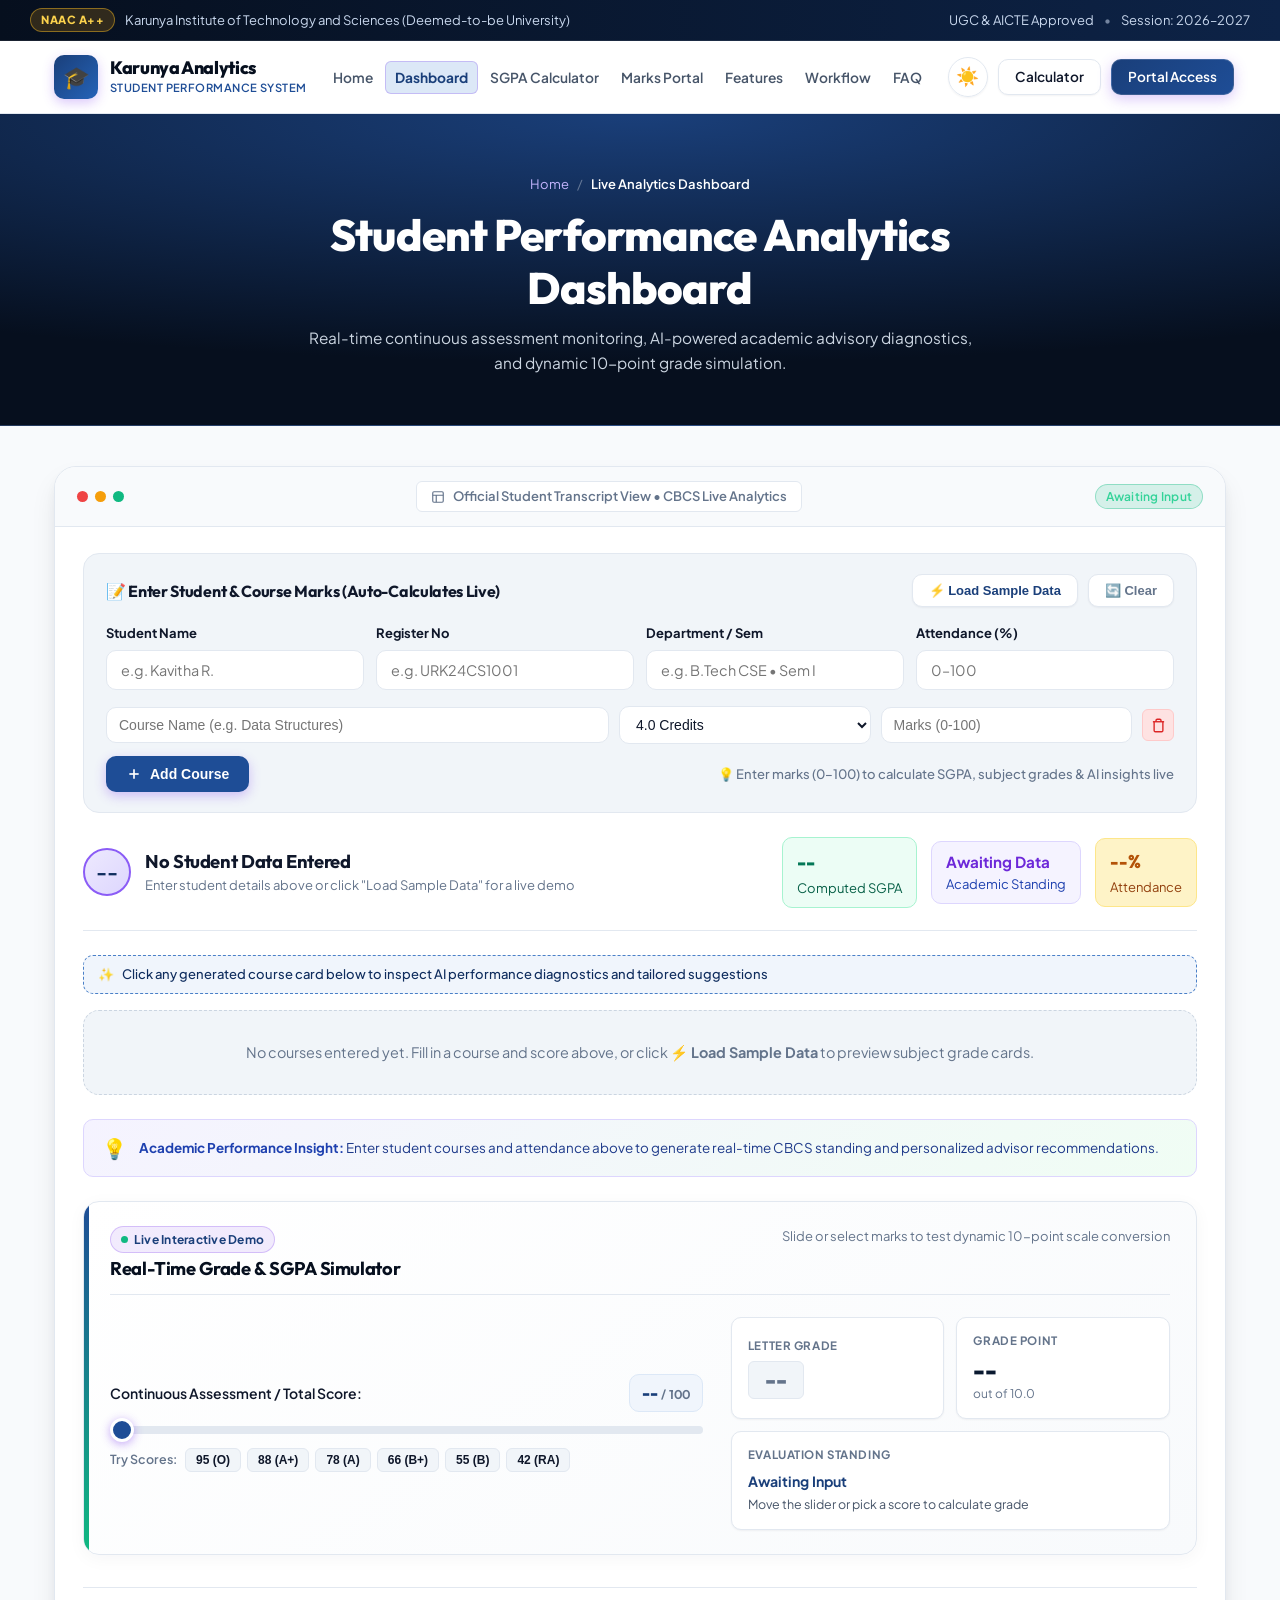
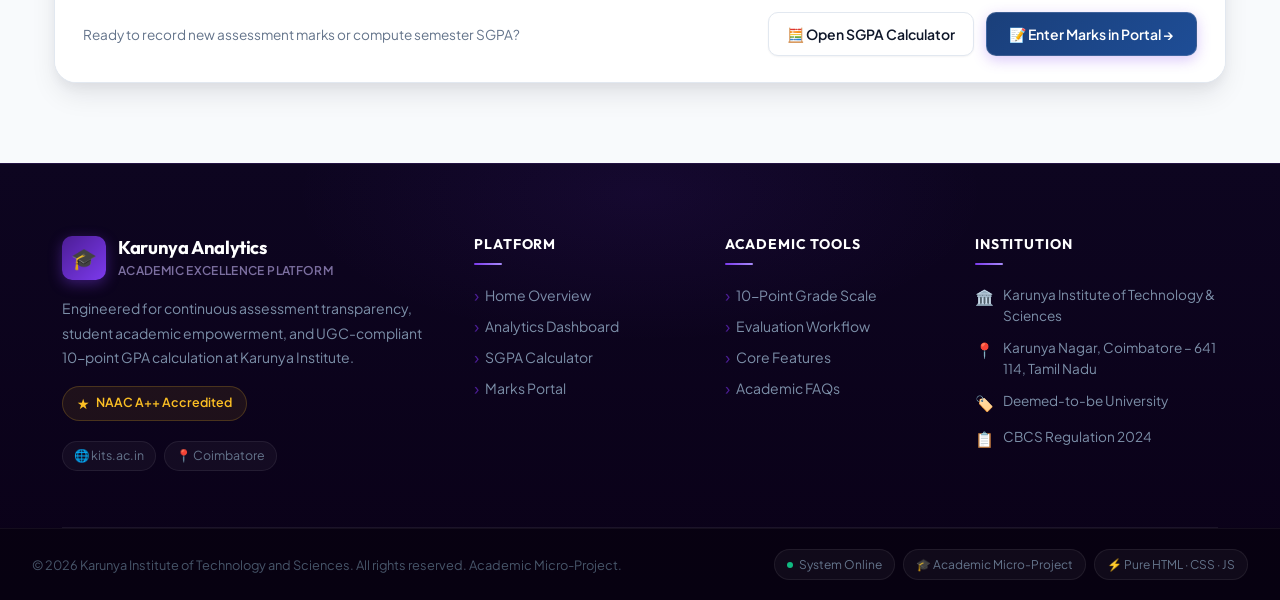
<file: dashboard.html>
<!DOCTYPE html>
<html lang="en" data-theme="light">
<head>
    <meta charset="UTF-8">
    <meta name="viewport" content="width=device-width, initial-scale=1.0">
    <meta name="description" content="Student Performance Analytics Dashboard - Karunya Institute of Technology and Sciences. Interactive live academic performance diagnostics, GPA metrics, and grade simulator.">
    <title>Student Performance Dashboard | Karunya Analytics</title>

    <!-- Google Fonts Preconnect -->
    <link rel="preconnect" href="https://fonts.googleapis.com">
    <link rel="preconnect" href="https://fonts.gstatic.com" crossorigin>

    <!-- External Unified Stylesheet -->
    <link rel="stylesheet" href="style.css">
</head>
<body>
    <!-- Top Institutional Banner -->
    <div class="top-banner" role="region" aria-label="Institutional Accreditation Bar">
        <div class="banner-inner">
            <div class="banner-left">
                <span class="badge-accreditation">NAAC A++</span>
                <span>Karunya Institute of Technology and Sciences (Deemed-to-be University)</span>
            </div>
            <div class="banner-right">
                <span>UGC &amp; AICTE Approved</span>
                <span class="bullet-dot" aria-hidden="true">&bull;</span>
                <span>Session: 2026&ndash;2027</span>
            </div>
        </div>
    </div>

    <!-- Sticky Main Navigation Header -->
    <header class="header-nav">
        <div class="nav-container">
            <a href="index.html#home" class="brand" aria-label="Home">
                <div class="brand-icon-wrapper">
                    🎓
                </div>
                <div class="brand-text">
                    <h1>Karunya Analytics</h1>
                    <span>Student Performance System</span>
                </div>
            </a>

            <nav class="navbar" id="navbar" aria-label="Main Navigation">
                <ul class="nav-links" id="nav-links">
                    <li><a href="index.html#home">Home</a></li>
                    <li><a href="dashboard.html" class="active">Dashboard</a></li>
                    <li><a href="calculator.html">SGPA Calculator</a></li>
                    <li><a href="portal.html">Marks Portal</a></li>
                    <li><a href="index.html#features">Features</a></li>
                    <li><a href="index.html#workflow">Workflow</a></li>
                    <li><a href="index.html#faq">FAQ</a></li>
                    <!-- Mobile View Action Item -->
                    <li class="mobile-nav-action">
                        <a href="portal.html" class="btn-primary w-full">
                            <span>Open Marks Portal</span>
                        </a>
                    </li>
                </ul>
            </nav>

            <div class="nav-actions">
                <!-- Premium Theme Toggle Button -->
                <button type="button" class="theme-toggle-btn" id="theme-toggle" aria-label="Toggle Dark or Light Mode" title="Toggle Theme (Dark / Light)">
                    <span class="theme-icon icon-sun" aria-hidden="true">☀️</span>
                    <span class="theme-icon icon-moon" aria-hidden="true">🌙</span>
                </button>

                <a href="calculator.html" class="btn-secondary nav-btn-hide-sm">Calculator</a>
                <a href="portal.html" class="btn-primary">Portal Access</a>

                <!-- Responsive Mobile Hamburger Toggle -->
                <button type="button" class="hamburger-btn" id="hamburger-btn" aria-label="Toggle Navigation Menu" aria-expanded="false" aria-controls="nav-links">
                    <span class="hamburger-bar"></span>
                    <span class="hamburger-bar"></span>
                    <span class="hamburger-bar"></span>
                </button>
            </div>
        </div>
        <!-- Mobile Drawer Backdrop -->
        <div class="nav-backdrop" id="nav-backdrop" aria-hidden="true"></div>
    </header>

    <!-- Dedicated Page Hero Header -->
    <div class="page-hero">
        <div class="page-hero-container">
            <div class="breadcrumb-nav">
                <a href="index.html">Home</a>
                <span class="separator">/</span>
                <span class="current">Live Analytics Dashboard</span>
            </div>
            <h1>Student Performance Analytics Dashboard</h1>
            <p>Real-time continuous assessment monitoring, AI-powered academic advisory diagnostics, and dynamic 10-point grade simulation.</p>
        </div>
    </div>

    <!-- Main Content Workspace -->
    <main class="page-content-wrapper">
        <!-- Live Interactive Showcase Preview (Full Dedicated View) -->
        <div class="dashboard-mockup" style="box-shadow: var(--shadow-lg);">
            <div class="mockup-header">
                <div class="window-controls">
                    <span class="window-dot dot-red"></span>
                    <span class="window-dot dot-amber"></span>
                    <span class="window-dot dot-green"></span>
                </div>
                <div class="mockup-title">
                    <svg width="14" height="14" viewBox="0 0 24 24" fill="none" stroke="currentColor" stroke-width="2"><rect x="3" y="3" width="18" height="18" rx="2"/><path d="M3 9h18M9 21V9"/></svg>
                    Official Student Transcript View &bull; CBCS Live Analytics
                </div>
                <span class="status-pill" id="dash-status-pill">Awaiting Input</span>
            </div>

            <div class="mockup-body">
                <!-- Interactive Student & Course Entry Bar (Starts Blank) -->
                <div class="dash-entry-panel" id="dash-entry-panel">
                    <div class="dash-entry-header">
                        <h4>📝 Enter Student &amp; Course Marks (Auto-Calculates Live)</h4>
                        <div class="dash-entry-actions">
                            <button type="button" class="btn-calc-preset" id="dash-load-sample-btn">
                                <span>⚡ Load Sample Data</span>
                            </button>
                            <button type="button" class="btn-calc-preset btn-preset-clear" id="dash-reset-btn">
                                <span>🔄 Clear</span>
                            </button>
                        </div>
                    </div>

                    <div class="dash-profile-grid">
                        <div class="form-group">
                            <label for="dash-input-name">Student Name</label>
                            <input type="text" id="dash-input-name" value="" placeholder="e.g. Kavitha R.">
                        </div>
                        <div class="form-group">
                            <label for="dash-input-reg">Register No</label>
                            <input type="text" id="dash-input-reg" value="" placeholder="e.g. URK24CS1001">
                        </div>
                        <div class="form-group">
                            <label for="dash-input-dept">Department / Sem</label>
                            <input type="text" id="dash-input-dept" value="" placeholder="e.g. B.Tech CSE • Sem I">
                        </div>
                        <div class="form-group">
                            <label for="dash-input-attendance">Attendance (%)</label>
                            <input type="number" id="dash-input-attendance" min="0" max="100" step="0.1" value="" placeholder="0–100">
                        </div>
                    </div>

                    <div class="dash-course-inputs" id="dash-course-inputs">
                        <!-- Blank course rows injected dynamically via script.js -->
                    </div>

                    <div class="dash-course-footer">
                        <button type="button" class="btn-add-subject" id="dash-add-course-btn">
                            <svg width="16" height="16" viewBox="0 0 24 24" fill="none" stroke="currentColor" stroke-width="2.5"><line x1="12" y1="5" x2="12" y2="19"></line><line x1="5" y1="12" x2="19" y2="12"></line></svg>
                            <span>Add Course</span>
                        </button>
                        <span class="calc-hint">💡 Enter marks (0–100) to calculate SGPA, subject grades &amp; AI insights live</span>
                    </div>
                </div>

                <!-- Student Identity Strip -->
                <div class="student-bar">
                    <div class="student-identity">
                        <div class="student-avatar" id="dash-avatar">--</div>
                        <div class="student-details">
                            <h4 id="dash-display-name">No Student Data Entered</h4>
                            <p id="dash-display-meta">Enter student details above or click &ldquo;Load Sample Data&rdquo; for a live demo</p>
                        </div>
                    </div>
                    <div class="student-kpis">
                        <div class="kpi-badge cgpa">
                            <span class="kpi-val" id="dash-kpi-sgpa">--</span>
                            <span>Computed SGPA</span>
                        </div>
                        <div class="kpi-badge standing">
                            <span class="kpi-val" id="dash-kpi-standing">Awaiting Data</span>
                            <span>Academic Standing</span>
                        </div>
                        <div class="kpi-badge attendance">
                            <span class="kpi-val" id="dash-kpi-attendance">--%</span>
                            <span>Attendance</span>
                        </div>
                    </div>
                </div>

                <!-- Interactive Subject Selection Hint -->
                <div class="subject-grid-hint">
                    <span class="hint-sparkle">✨</span>
                    <span>Click any generated course card below to inspect AI performance diagnostics and tailored suggestions</span>
                </div>

                <!-- Subject Breakdown Mini Cards (Rendered dynamically from entered courses) -->
                <div class="subject-grid" id="dash-subject-grid">
                    <div class="dash-empty-state">
                        No courses entered yet. Fill in a course and score above, or click <strong>⚡ Load Sample Data</strong> to preview subject grade cards.
                    </div>
                </div>

                <!-- AI Academic Insight Callout -->
                <div class="mockup-insight-banner">
                    <span class="insight-icon">💡</span>
                    <div class="insight-text" id="dash-insight-text">
                        <strong>Academic Performance Insight:</strong> Enter student courses and attendance above to generate real-time CBCS standing and personalized advisor recommendations.
                    </div>
                </div>

                <!-- Live Interactive SGPA & Grade Point Simulator (Hands-On Microproject Feature) -->
                <div class="interactive-simulator-card">
                    <div class="sim-header">
                        <div class="sim-title-group">
                            <span class="sim-badge">
                                <span class="pulse-dot"></span>
                                Live Interactive Demo
                            </span>
                            <h4>Real-Time Grade &amp; SGPA Simulator</h4>
                        </div>
                        <span class="sim-sub">Slide or select marks to test dynamic 10-point scale conversion</span>
                    </div>

                    <div class="sim-body">
                        <div class="sim-input-zone">
                            <div class="sim-slider-header">
                                <label for="simMarksInput" class="sim-label">Continuous Assessment / Total Score:</label>
                                <div class="sim-score-badge">
                                    <span id="simScoreValue">--</span> <span class="score-max">/ 100</span>
                                </div>
                            </div>
                            <input type="range" id="simMarksInput" class="sim-range-slider" min="0" max="100" value="0" data-pristine="true" aria-label="Marks Slider">
                            
                            <!-- Quick Score Presets -->
                            <div class="sim-presets">
                                <span class="presets-label">Try Scores:</span>
                                <div class="preset-buttons">
                                    <button type="button" class="preset-chip" data-score="95">95 (O)</button>
                                    <button type="button" class="preset-chip" data-score="88">88 (A+)</button>
                                    <button type="button" class="preset-chip" data-score="78">78 (A)</button>
                                    <button type="button" class="preset-chip" data-score="66">66 (B+)</button>
                                    <button type="button" class="preset-chip" data-score="55">55 (B)</button>
                                    <button type="button" class="preset-chip" data-score="42">42 (RA)</button>
                                </div>
                            </div>
                        </div>

                        <!-- Reactive Result Metrics -->
                        <div class="sim-results-grid">
                            <div class="sim-result-box grade-result">
                                <span class="result-label">Letter Grade</span>
                                <div class="sim-grade-pill grade-neutral" id="simGradePill">--</div>
                            </div>
                            <div class="sim-result-box">
                                <span class="result-label">Grade Point</span>
                                <div class="sim-point-value" id="simGradePoint">--</div>
                                <span class="result-scale">out of 10.0</span>
                            </div>
                            <div class="sim-result-box status-result">
                                <span class="result-label">Evaluation Standing</span>
                                <div class="sim-status-pill" id="simStatusPill">Awaiting Input</div>
                                <div class="sim-remark" id="simRemark">Move the slider or pick a score to calculate grade</div>
                            </div>
                        </div>
                    </div>
                </div>

                <!-- Navigation Quick-Actions Bar -->
                <div style="margin-top: 32px; padding-top: 24px; border-top: 1px solid var(--border-light); display: flex; justify-content: space-between; align-items: center; flex-wrap: wrap; gap: 16px;">
                    <div>
                        <span style="font-size: 0.85rem; color: var(--text-subtle);">Ready to record new assessment marks or compute semester SGPA?</span>
                    </div>
                    <div style="display: flex; gap: 12px; flex-wrap: wrap;">
                        <a href="calculator.html" class="btn-secondary">🧮 Open SGPA Calculator</a>
                        <a href="portal.html" class="btn-primary">📝 Enter Marks in Portal &rarr;</a>
                    </div>
                </div>
            </div>
        </div>
    </main>

    <!-- Footer -->
    <footer id="about">
        <div class="footer-inner">
            <div class="footer-top">

                <!-- Brand Column -->
                <div class="footer-brand">
                    <div class="footer-brand-logo">
                        <div class="brand-icon-wrapper">🎓</div>
                        <div class="brand-text">
                            <h3>Karunya Analytics</h3>
                            <span>Academic Excellence Platform</span>
                        </div>
                    </div>
                    <p>Engineered for continuous assessment transparency, student academic empowerment, and UGC-compliant 10-point GPA calculation at Karunya Institute.</p>
                    <div class="footer-accreditation">
                        <span class="footer-acc-icon">★</span>
                        <span>NAAC A++ Accredited</span>
                    </div>
                    <div class="footer-socials">
                        <span class="footer-social-pill">🌐 kits.ac.in</span>
                        <span class="footer-social-pill">📍 Coimbatore</span>
                    </div>
                </div>

                <!-- Navigation Column -->
                <div class="footer-col">
                    <h4>Platform</h4>
                    <ul class="footer-links">
                        <li><a href="index.html#home"><span class="footer-link-arrow">›</span> Home Overview</a></li>
                        <li><a href="dashboard.html"><span class="footer-link-arrow">›</span> Analytics Dashboard</a></li>
                        <li><a href="calculator.html"><span class="footer-link-arrow">›</span> SGPA Calculator</a></li>
                        <li><a href="portal.html"><span class="footer-link-arrow">›</span> Marks Portal</a></li>
                    </ul>
                </div>

                <!-- Academic Tools Column -->
                <div class="footer-col">
                    <h4>Academic Tools</h4>
                    <ul class="footer-links">
                        <li><a href="calculator.html#grading"><span class="footer-link-arrow">›</span> 10-Point Grade Scale</a></li>
                        <li><a href="index.html#workflow"><span class="footer-link-arrow">›</span> Evaluation Workflow</a></li>
                        <li><a href="index.html#features"><span class="footer-link-arrow">›</span> Core Features</a></li>
                        <li><a href="index.html#faq"><span class="footer-link-arrow">›</span> Academic FAQs</a></li>
                    </ul>
                </div>

                <!-- Contact / Info Column -->
                <div class="footer-col">
                    <h4>Institution</h4>
                    <ul class="footer-links footer-info-list">
                        <li><span class="footer-info-icon">🏛️</span> Karunya Institute of Technology &amp; Sciences</li>
                        <li><span class="footer-info-icon">📍</span> Karunya Nagar, Coimbatore – 641 114, Tamil Nadu</li>
                        <li><span class="footer-info-icon">🏷️</span> Deemed-to-be University</li>
                        <li><span class="footer-info-icon">📋</span> CBCS Regulation 2024</li>
                    </ul>
                </div>

            </div><!-- /.footer-top -->
        </div><!-- /.footer-inner -->

        <!-- Footer Bottom Bar -->
        <div class="footer-bottom">
            <div class="footer-bottom-inner">
                <p class="footer-copy">&copy; 2026 Karunya Institute of Technology and Sciences. All rights reserved.</p>
                <div class="footer-bottom-badges">
                    <span class="footer-bottom-badge"><span class="pulse-dot"></span> System Online</span>
                    <span class="footer-bottom-badge">🎓 Academic Micro-Project</span>
                    <span class="footer-bottom-badge">⚡ Pure HTML · CSS · JS</span>
                </div>
            </div>
        </div>
    </footer>

    <!-- Back to Top Button with Circular Scroll Progress -->
    <button class="back-to-top" id="backToTopBtn" aria-label="Back to top" title="Scroll to top">
        <svg class="progress-ring" width="46" height="46" viewBox="0 0 46 46">
            <circle class="progress-ring-bg" stroke="rgba(124, 58, 237, 0.15)" stroke-width="3.5" fill="transparent" r="20" cx="23" cy="23"/>
            <circle class="progress-ring-circle" id="scrollProgressCircle" stroke="#8b5cf6" stroke-width="3.5" stroke-dasharray="125.66" stroke-dashoffset="125.66" stroke-linecap="round" fill="transparent" r="20" cx="23" cy="23"/>
        </svg>
        <span class="back-to-top-arrow">&uarr;</span>
    </button>

    <!-- Global Toast Notifications Container -->
    <div class="toast-container" id="toast-container" aria-live="polite" aria-atomic="true"></div>

    <!-- Standalone Celebration Confetti Canvas (Triggers on 90+ Score) -->
    <canvas id="confettiCanvas" class="confetti-canvas" aria-hidden="true"></canvas>

    <!-- External JavaScript File (Separate JS Architecture) -->
    <script src="script.js" defer></script>
</body>
</html>
</file>
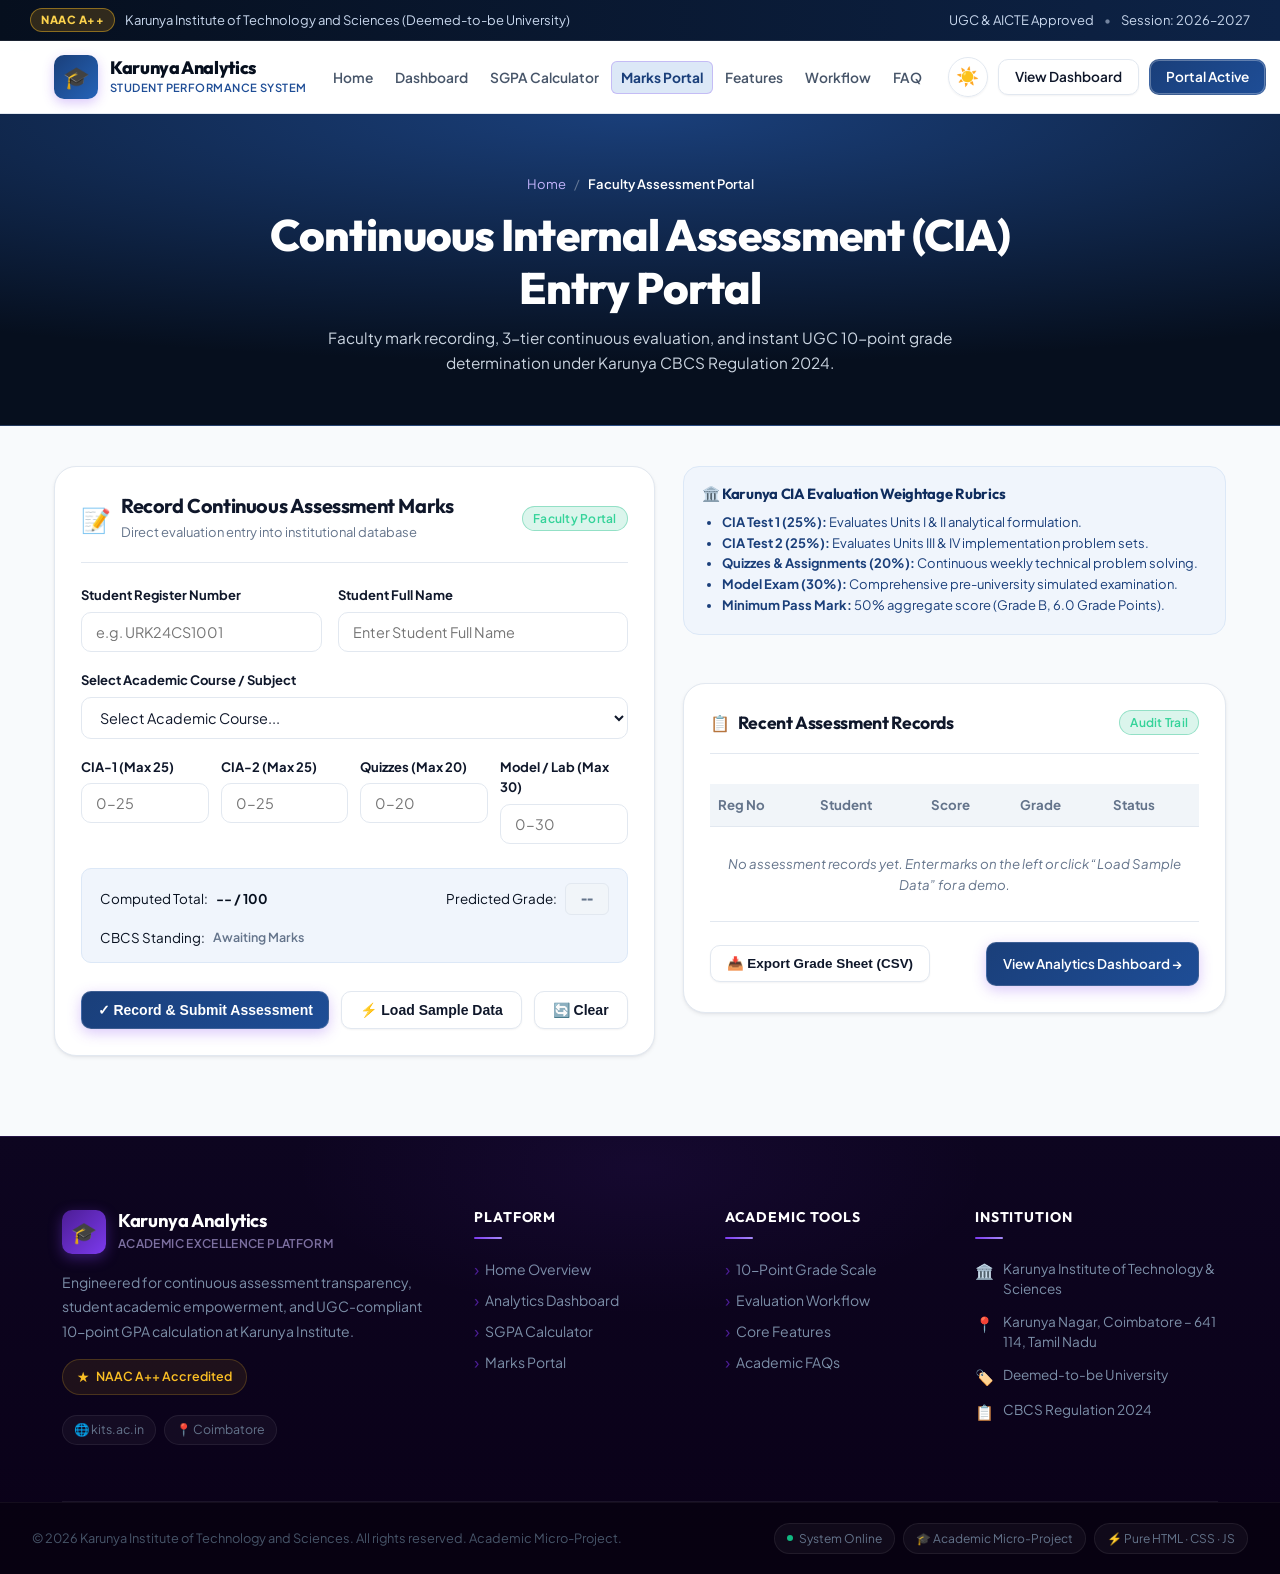
<file: portal.html>
<!DOCTYPE html>
<html lang="en" data-theme="light">
<head>
    <meta charset="UTF-8">
    <meta name="viewport" content="width=device-width, initial-scale=1.0">
    <meta name="description" content="Continuous Internal Assessment (CIA) Marks Entry Portal - Karunya Institute of Technology and Sciences. Faculty evaluation recording, real-time score summation, and automated grade determination.">
    <title>Faculty Marks Portal | Karunya Analytics</title>

    <!-- Google Fonts Preconnect -->
    <link rel="preconnect" href="https://fonts.googleapis.com">
    <link rel="preconnect" href="https://fonts.gstatic.com" crossorigin>

    <!-- External Unified Stylesheet -->
    <link rel="stylesheet" href="style.css">
</head>
<body>
    <!-- Top Institutional Banner -->
    <div class="top-banner" role="region" aria-label="Institutional Accreditation Bar">
        <div class="banner-inner">
            <div class="banner-left">
                <span class="badge-accreditation">NAAC A++</span>
                <span>Karunya Institute of Technology and Sciences (Deemed-to-be University)</span>
            </div>
            <div class="banner-right">
                <span>UGC &amp; AICTE Approved</span>
                <span class="bullet-dot" aria-hidden="true">&bull;</span>
                <span>Session: 2026&ndash;2027</span>
            </div>
        </div>
    </div>

    <!-- Sticky Main Navigation Header -->
    <header class="header-nav">
        <div class="nav-container">
            <a href="index.html#home" class="brand" aria-label="Home">
                <div class="brand-icon-wrapper">
                    🎓
                </div>
                <div class="brand-text">
                    <h1>Karunya Analytics</h1>
                    <span>Student Performance System</span>
                </div>
            </a>

            <nav class="navbar" id="navbar" aria-label="Main Navigation">
                <ul class="nav-links" id="nav-links">
                    <li><a href="index.html#home">Home</a></li>
                    <li><a href="dashboard.html">Dashboard</a></li>
                    <li><a href="calculator.html">SGPA Calculator</a></li>
                    <li><a href="portal.html" class="active">Marks Portal</a></li>
                    <li><a href="index.html#features">Features</a></li>
                    <li><a href="index.html#workflow">Workflow</a></li>
                    <li><a href="index.html#faq">FAQ</a></li>
                    <!-- Mobile View Action Item -->
                    <li class="mobile-nav-action">
                        <a href="dashboard.html" class="btn-primary w-full">
                            <span>Open Dashboard</span>
                        </a>
                    </li>
                </ul>
            </nav>

            <div class="nav-actions">
                <!-- Premium Theme Toggle Button -->
                <button type="button" class="theme-toggle-btn" id="theme-toggle" aria-label="Toggle Dark or Light Mode" title="Toggle Theme (Dark / Light)">
                    <span class="theme-icon icon-sun" aria-hidden="true">☀️</span>
                    <span class="theme-icon icon-moon" aria-hidden="true">🌙</span>
                </button>

                <a href="dashboard.html" class="btn-secondary nav-btn-hide-sm">View Dashboard</a>
                <a href="portal.html" class="btn-primary" style="box-shadow: inset 0 0 0 1px rgba(255,255,255,0.3);">Portal Active</a>

                <!-- Responsive Mobile Hamburger Toggle -->
                <button type="button" class="hamburger-btn" id="hamburger-btn" aria-label="Toggle Navigation Menu" aria-expanded="false" aria-controls="nav-links">
                    <span class="hamburger-bar"></span>
                    <span class="hamburger-bar"></span>
                    <span class="hamburger-bar"></span>
                </button>
            </div>
        </div>
        <!-- Mobile Drawer Backdrop -->
        <div class="nav-backdrop" id="nav-backdrop" aria-hidden="true"></div>
    </header>

    <!-- Dedicated Page Hero Header -->
    <div class="page-hero">
        <div class="page-hero-container">
            <div class="breadcrumb-nav">
                <a href="index.html">Home</a>
                <span class="separator">/</span>
                <span class="current">Faculty Assessment Portal</span>
            </div>
            <h1>Continuous Internal Assessment (CIA) Entry Portal</h1>
            <p>Faculty mark recording, 3-tier continuous evaluation, and instant UGC 10-point grade determination under Karunya CBCS Regulation 2024.</p>
        </div>
    </div>

    <!-- Main Content Workspace -->
    <main class="page-content-wrapper">
        <div class="portal-layout-grid">
            <!-- Left Column: Mark Entry Form -->
            <div class="portal-card">
                <div class="portal-card-header">
                    <div style="display: flex; align-items: center; gap: 10px;">
                        <span style="font-size: 1.5rem;">📝</span>
                        <div>
                            <h3 style="margin: 0;">Record Continuous Assessment Marks</h3>
                            <span style="font-size: 0.8125rem; color: var(--text-subtle);">Direct evaluation entry into institutional database</span>
                        </div>
                    </div>
                    <span class="status-pill">Faculty Portal</span>
                </div>

                <form id="portal-marks-form" style="display: flex; flex-direction: column; gap: 18px;">
                    <div class="form-row form-row-2">
                        <div class="form-group">
                            <label for="student-reg">Student Register Number</label>
                            <input type="text" id="student-reg" value="" placeholder="e.g. URK24CS1001" required>
                        </div>
                        <div class="form-group">
                            <label for="student-name">Student Full Name</label>
                            <input type="text" id="student-name" value="" placeholder="Enter Student Full Name" required>
                        </div>
                    </div>

                    <div class="form-row">
                        <div class="form-group">
                            <label for="course-select">Select Academic Course / Subject</label>
                            <select id="course-select" required>
                                <option value="" disabled selected>Select Academic Course...</option>
                                <option value="Machine Learning &amp; AI" data-credits="4">24CS201 &ndash; Machine Learning &amp; AI (4 Credits)</option>
                                <option value="Database Management" data-credits="4">24CS202 &ndash; Database Management (4 Credits)</option>
                                <option value="Computer Networks" data-credits="3">24CS203 &ndash; Computer Networks (3 Credits)</option>
                                <option value="Design &amp; Analysis of Algorithms" data-credits="4">24CS204 &ndash; Design &amp; Analysis of Algorithms (4 Credits)</option>
                                <option value="Discrete Mathematics" data-credits="4">24MA201 &ndash; Discrete Mathematics (4 Credits)</option>
                            </select>
                        </div>
                    </div>

                    <div class="form-marks-grid">
                        <div class="form-group">
                            <label for="mark-cia1">CIA-1 (Max 25)</label>
                            <input type="number" id="mark-cia1" min="0" max="25" value="" placeholder="0-25" required>
                        </div>
                        <div class="form-group">
                            <label for="mark-cia2">CIA-2 (Max 25)</label>
                            <input type="number" id="mark-cia2" min="0" max="25" value="" placeholder="0-25" required>
                        </div>
                        <div class="form-group">
                            <label for="mark-quiz">Quizzes (Max 20)</label>
                            <input type="number" id="mark-quiz" min="0" max="20" value="" placeholder="0-20" required>
                        </div>
                        <div class="form-group">
                            <label for="mark-endsem">Model / Lab (Max 30)</label>
                            <input type="number" id="mark-endsem" min="0" max="30" value="" placeholder="0-30" required>
                        </div>
                    </div>

                    <!-- Real-time Computed Score Pill -->
                    <div class="modal-preview-bar" style="margin-top: 6px;">
                        <div class="preview-item">
                            <span>Computed Total:</span>
                            <strong id="modal-score-preview">-- / 100</strong>
                        </div>
                        <div class="preview-item">
                            <span>Predicted Grade:</span>
                            <span class="grade-badge-sm grade-neutral" id="modal-grade-preview">--</span>
                        </div>
                        <div class="preview-item">
                            <span>CBCS Standing:</span>
                            <span class="standing-pill" id="modal-standing-preview">Awaiting Marks</span>
                        </div>
                    </div>

                    <!-- Actions Strip -->
                    <div style="display: flex; gap: 12px; margin-top: 10px; flex-wrap: wrap;">
                        <button type="submit" class="btn-primary" style="flex: 1;">
                            <span>✓ Record &amp; Submit Assessment</span>
                        </button>
                        <button type="button" class="btn-secondary" id="portal-sample-btn">
                            ⚡ Load Sample Data
                        </button>
                        <button type="button" class="btn-secondary" id="portal-clear-btn">
                            🔄 Clear
                        </button>
                    </div>
                </form>
            </div>

            <!-- Right Column: Policy & Recent Audit Table -->
            <div style="display: flex; flex-direction: column; gap: 24px;">
                <!-- Policy Guidelines Card -->
                <div class="portal-policy-box">
                    <h4>🏛️ Karunya CIA Evaluation Weightage Rubrics</h4>
                    <ul>
                        <li><strong>CIA Test 1 (25%):</strong> Evaluates Units I &amp; II analytical formulation.</li>
                        <li><strong>CIA Test 2 (25%):</strong> Evaluates Units III &amp; IV implementation problem sets.</li>
                        <li><strong>Quizzes &amp; Assignments (20%):</strong> Continuous weekly technical problem solving.</li>
                        <li><strong>Model Exam (30%):</strong> Comprehensive pre-university simulated examination.</li>
                        <li><strong>Minimum Pass Mark:</strong> 50% aggregate score (Grade B, 6.0 Grade Points).</li>
                    </ul>
                </div>

                <!-- Recent Saved Evaluation Entries -->
                <div class="portal-card">
                    <div class="portal-card-header">
                        <div style="display: flex; align-items: center; gap: 8px;">
                            <span>📋</span>
                            <h3 style="margin: 0; font-size: 1.1rem;">Recent Assessment Records</h3>
                        </div>
                        <span class="status-pill">Audit Trail</span>
                    </div>

                    <div class="portal-table-wrap">
                        <table class="portal-recent-table">
                            <thead>
                                <tr>
                                    <th>Reg No</th>
                                    <th>Student</th>
                                    <th>Score</th>
                                    <th>Grade</th>
                                    <th>Status</th>
                                </tr>
                            </thead>
                            <tbody id="portal-recent-tbody">
                                <tr class="portal-empty-row">
                                    <td colspan="5">No assessment records yet. Enter marks on the left or click &ldquo;Load Sample Data&rdquo; for a demo.</td>
                                </tr>
                            </tbody>
                        </table>
                    </div>

                    <div class="portal-card-actions">
                        <button type="button" class="btn-secondary" id="portal-export-csv-btn">
                            📥 Export Grade Sheet (CSV)
                        </button>
                        <a href="dashboard.html" class="btn-primary">
                            View Analytics Dashboard &rarr;
                        </a>
                    </div>
                </div>
            </div>
        </div>
    </main>

    <!-- Footer -->
    <footer id="about">
        <div class="footer-inner">
            <div class="footer-top">

                <!-- Brand Column -->
                <div class="footer-brand">
                    <div class="footer-brand-logo">
                        <div class="brand-icon-wrapper">🎓</div>
                        <div class="brand-text">
                            <h3>Karunya Analytics</h3>
                            <span>Academic Excellence Platform</span>
                        </div>
                    </div>
                    <p>Engineered for continuous assessment transparency, student academic empowerment, and UGC-compliant 10-point GPA calculation at Karunya Institute.</p>
                    <div class="footer-accreditation">
                        <span class="footer-acc-icon">★</span>
                        <span>NAAC A++ Accredited</span>
                    </div>
                    <div class="footer-socials">
                        <span class="footer-social-pill">🌐 kits.ac.in</span>
                        <span class="footer-social-pill">📍 Coimbatore</span>
                    </div>
                </div>

                <!-- Navigation Column -->
                <div class="footer-col">
                    <h4>Platform</h4>
                    <ul class="footer-links">
                        <li><a href="index.html#home"><span class="footer-link-arrow">›</span> Home Overview</a></li>
                        <li><a href="dashboard.html"><span class="footer-link-arrow">›</span> Analytics Dashboard</a></li>
                        <li><a href="calculator.html"><span class="footer-link-arrow">›</span> SGPA Calculator</a></li>
                        <li><a href="portal.html"><span class="footer-link-arrow">›</span> Marks Portal</a></li>
                    </ul>
                </div>

                <!-- Academic Tools Column -->
                <div class="footer-col">
                    <h4>Academic Tools</h4>
                    <ul class="footer-links">
                        <li><a href="calculator.html#grading"><span class="footer-link-arrow">›</span> 10-Point Grade Scale</a></li>
                        <li><a href="index.html#workflow"><span class="footer-link-arrow">›</span> Evaluation Workflow</a></li>
                        <li><a href="index.html#features"><span class="footer-link-arrow">›</span> Core Features</a></li>
                        <li><a href="index.html#faq"><span class="footer-link-arrow">›</span> Academic FAQs</a></li>
                    </ul>
                </div>

                <!-- Contact / Info Column -->
                <div class="footer-col">
                    <h4>Institution</h4>
                    <ul class="footer-links footer-info-list">
                        <li><span class="footer-info-icon">🏛️</span> Karunya Institute of Technology &amp; Sciences</li>
                        <li><span class="footer-info-icon">📍</span> Karunya Nagar, Coimbatore – 641 114, Tamil Nadu</li>
                        <li><span class="footer-info-icon">🏷️</span> Deemed-to-be University</li>
                        <li><span class="footer-info-icon">📋</span> CBCS Regulation 2024</li>
                    </ul>
                </div>

            </div><!-- /.footer-top -->
        </div><!-- /.footer-inner -->

        <!-- Footer Bottom Bar -->
        <div class="footer-bottom">
            <div class="footer-bottom-inner">
                <p class="footer-copy">&copy; 2026 Karunya Institute of Technology and Sciences. All rights reserved.</p>
                <div class="footer-bottom-badges">
                    <span class="footer-bottom-badge"><span class="pulse-dot"></span> System Online</span>
                    <span class="footer-bottom-badge">🎓 Academic Micro-Project</span>
                    <span class="footer-bottom-badge">⚡ Pure HTML · CSS · JS</span>
                </div>
            </div>
        </div>
    </footer>

    <!-- Back to Top Button with Circular Scroll Progress -->
    <button class="back-to-top" id="backToTopBtn" aria-label="Back to top" title="Scroll to top">
        <svg class="progress-ring" width="46" height="46" viewBox="0 0 46 46">
            <circle class="progress-ring-bg" stroke="rgba(124, 58, 237, 0.15)" stroke-width="3.5" fill="transparent" r="20" cx="23" cy="23"/>
            <circle class="progress-ring-circle" id="scrollProgressCircle" stroke="#8b5cf6" stroke-width="3.5" stroke-dasharray="125.66" stroke-dashoffset="125.66" stroke-linecap="round" fill="transparent" r="20" cx="23" cy="23"/>
        </svg>
        <span class="back-to-top-arrow">&uarr;</span>
    </button>

    <!-- Global Toast Notifications Container -->
    <div class="toast-container" id="toast-container" aria-live="polite" aria-atomic="true"></div>

    <!-- Standalone Celebration Confetti Canvas (Triggers on 90+ Score) -->
    <canvas id="confettiCanvas" class="confetti-canvas" aria-hidden="true"></canvas>

    <!-- External JavaScript File (Separate JS Architecture) -->
    <script src="script.js" defer></script>
</body>
</html>
</file>
<file: style.css>
/* ==========================================================================
   AI Student Performance Analytics Dashboard
   Karunya Institute of Technology and Sciences
   Handcrafted, Modern Academic Interface Design
   ========================================================================== */

@import url('https://fonts.googleapis.com/css2?family=Outfit:wght@400;500;600;700;800&family=Plus+Jakarta+Sans:wght@300;400;500;600;700&display=swap');

/* --- Root Design Tokens --- */
:root {
  /* Brand Palettes - Karunya Inspired Deep Royal & Slate */
  --primary-950: #060f1e;
  --primary-900: #0a1930;
  --primary-850: #0d2347;
  --primary-800: #0f2d5e;
  --primary-700: #1a3f7a;
  --primary-600: #1e4d96;
  --primary-500: #2563b8;
  --primary-400: #4a80c8;
  --primary-100: #dce8f7;
  --primary-50: #f0f5fc;

  /* Accent Colors */
  --amber-500: #f59e0b;
  --amber-400: #fbbf24;
  --amber-100: #fef3c7;
  --amber-50: #fffbeb;

  --emerald-600: #059669;
  --emerald-500: #10b981;
  --emerald-100: #d1fae5;
  --emerald-50: #ecfdf5;

  --violet-600: #7c3aed;
  --violet-100: #ede9fe;

  /* Neutral Surface Colors */
  --bg-page: #f8fafc;
  --bg-surface: #ffffff;
  --bg-subtle: #f1f5f9;
  --bg-card: #ffffff;
  
  --border-light: #e2e8f0;
  --border-subtle: #cbd5e1;
  --border-focus: #a78bfa;

  /* Text Colors */
  --text-main: #0f172a;
  --text-muted: #475569;
  --text-subtle: #64748b;
  --text-light: #94a3b8;
  --text-inverse: #ffffff;

  /* Shadows - Organic dual-layer elevation */
  --shadow-xs: 0 1px 2px rgba(15, 23, 42, 0.05);
  --shadow-sm: 0 2px 4px rgba(15, 23, 42, 0.06), 0 1px 2px rgba(15, 23, 42, 0.04);
  --shadow-md: 0 6px 16px -2px rgba(15, 23, 42, 0.08), 0 2px 6px -1px rgba(15, 23, 42, 0.04);
  --shadow-lg: 0 14px 28px -4px rgba(15, 23, 42, 0.1), 0 6px 12px -2px rgba(15, 23, 42, 0.05);
  --shadow-xl: 0 22px 45px -8px rgba(15, 23, 42, 0.14), 0 8px 18px -4px rgba(15, 23, 42, 0.06);
  --shadow-glow: 0 0 28px rgba(139, 92, 246, 0.4);

  /* Border Radii */
  --radius-sm: 6px;
  --radius-md: 10px;
  --radius-lg: 16px;
  --radius-xl: 22px;
  --radius-full: 9999px;

  /* Layout */
  --max-width: 1220px;
  --transition-fast: 0.18s ease;
  --transition-smooth: 0.28s cubic-bezier(0.16, 1, 0.3, 1);
}

/* --- Base & Reset --- */
*, *::before, *::after {
  margin: 0;
  padding: 0;
  box-sizing: border-box;
}

html {
  scroll-behavior: smooth;
  font-size: 16px;
  overflow-x: hidden;
  max-width: 100%;
}

body {
  font-family: 'Plus Jakarta Sans', -apple-system, BlinkMacSystemFont, 'Segoe UI', Roboto, sans-serif;
  background-color: var(--bg-page);
  color: var(--text-main);
  line-height: 1.6;
  -webkit-font-smoothing: antialiased;
  -moz-osx-font-smoothing: grayscale;
  overflow-x: hidden;
  max-width: 100%;
}

h1, h2, h3, h4, h5, h6 {
  font-family: 'Outfit', sans-serif;
  color: var(--text-main);
  letter-spacing: -0.02em;
  font-weight: 700;
  line-height: 1.25;
}

p {
  color: var(--text-muted);
}

a {
  text-decoration: none;
  color: inherit;
  transition: all var(--transition-fast);
}

/* --- Top Institutional Banner --- */
.top-banner {
  background: linear-gradient(90deg, #060f1e 0%, #0d2347 100%);
  color: #c9d8ee;
  font-size: 0.8125rem;
  padding: 8px 24px;
  border-bottom: 1px solid rgba(255, 255, 255, 0.08);
}

.top-banner-inner,
.banner-inner {
  max-width: var(--max-width);
  margin: 0 auto;
  display: flex;
  justify-content: space-between;
  align-items: center;
  flex-wrap: wrap;
  gap: 8px 16px;
}

.banner-left,
.banner-right {
  display: flex;
  align-items: center;
  flex-wrap: wrap;
  gap: 10px;
}

.badge-accreditation {
  display: inline-flex;
  align-items: center;
  background: rgba(245, 158, 11, 0.18);
  border: 1px solid rgba(251, 191, 36, 0.45);
  color: #fcd34d;
  font-size: 0.7rem;
  font-weight: 800;
  padding: 2px 10px;
  border-radius: var(--radius-full);
  letter-spacing: 0.05em;
  text-transform: uppercase;
}

.bullet-dot {
  opacity: 0.55;
}

.top-banner-info {
  display: flex;
  align-items: center;
  gap: 14px;
}

.institute-tag {
  font-weight: 600;
  color: #ffffff;
  display: flex;
  align-items: center;
  gap: 6px;
}

.department-tag {
  opacity: 0.85;
}

.top-banner-status {
  display: flex;
  align-items: center;
  gap: 16px;
}

.status-pill {
  display: inline-flex;
  align-items: center;
  gap: 6px;
  background: rgba(16, 185, 129, 0.15);
  border: 1px solid rgba(16, 185, 129, 0.35);
  color: #34d399;
  padding: 2px 10px;
  border-radius: var(--radius-full);
  font-size: 0.75rem;
  font-weight: 600;
  letter-spacing: 0.02em;
}

.pulse-dot {
  width: 7px;
  height: 7px;
  background-color: #10b981;
  border-radius: 50%;
  box-shadow: 0 0 0 0 rgba(16, 185, 129, 0.7);
  animation: pulseDot 2s infinite cubic-bezier(0.4, 0, 0.6, 1);
}

@keyframes pulseDot {
  0% {
    box-shadow: 0 0 0 0 rgba(16, 185, 129, 0.7);
  }
  70% {
    box-shadow: 0 0 0 8px rgba(16, 185, 129, 0);
  }
  100% {
    box-shadow: 0 0 0 0 rgba(16, 185, 129, 0);
  }
}

/* --- Main Navigation Header --- */
.header-nav {
  position: sticky;
  top: 0;
  z-index: 100;
  border-bottom: 1px solid var(--border-light);
  box-shadow: var(--shadow-xs);
  transition: all var(--transition-fast);
}

.header-nav::before {
  content: '';
  position: absolute;
  inset: 0;
  background: rgba(255, 255, 255, 0.92);
  backdrop-filter: blur(14px);
  -webkit-backdrop-filter: blur(14px);
  z-index: -1;
}

.nav-container {
  max-width: var(--max-width);
  margin: 0 auto;
  padding: 14px 24px;
  display: flex;
  justify-content: space-between;
  align-items: center;
  gap: 16px;
}

.brand {
  display: flex;
  align-items: center;
  gap: 12px;
  flex-shrink: 0;
}

.brand-icon-wrapper {
  width: 44px;
  height: 44px;
  border-radius: var(--radius-md);
  background: linear-gradient(135deg, var(--primary-700) 0%, var(--primary-500) 100%);
  display: flex;
  align-items: center;
  justify-content: center;
  color: white;
  box-shadow: 0 4px 12px rgba(124, 58, 237, 0.28);
  font-size: 1.35rem;
  transition: transform var(--transition-smooth);
}

.brand:hover .brand-icon-wrapper {
  transform: rotate(-6deg) scale(1.05);
}

.brand-text {
  white-space: nowrap;
}

.brand-text h1 {
  font-size: 1.12rem;
  font-weight: 800;
  color: var(--primary-950);
  line-height: 1.2;
}

.brand-text span {
  font-size: 0.7rem;
  font-weight: 600;
  color: var(--primary-600);
  letter-spacing: 0.04em;
  text-transform: uppercase;
  display: block;
}

.nav-links {
  display: flex;
  align-items: center;
  list-style: none;
  gap: 2px;
}

.nav-links li a {
  padding: 8px 10px;
  font-size: 0.86rem;
  font-weight: 600;
  color: var(--text-muted);
  border-radius: var(--radius-sm);
  position: relative;
  white-space: nowrap;
  transition: color var(--transition-fast), background-color var(--transition-fast);
}

.nav-links li a:hover {
  color: var(--primary-600);
  background-color: var(--primary-50);
}

.nav-links li a.active {
  color: var(--primary-700);
  background-color: var(--primary-100);
  font-weight: 700;
  box-shadow: inset 0 0 0 1px rgba(124, 58, 237, 0.25);
}

.nav-actions {
  display: flex;
  align-items: center;
  gap: 10px;
  flex-shrink: 0;
}

.nav-actions .btn-secondary,
.nav-actions .btn-primary {
  padding: 9px 16px;
  font-size: 0.85rem;
  line-height: 1.2;
}

.btn-secondary {
  display: inline-flex;
  align-items: center;
  justify-content: center;
  gap: 8px;
  padding: 9px 18px;
  background-color: white;
  color: var(--text-main);
  border: 1px solid var(--border-light);
  border-radius: var(--radius-md);
  font-size: 0.875rem;
  font-weight: 600;
  white-space: nowrap;
  box-shadow: var(--shadow-xs);
  cursor: pointer;
  transition: all var(--transition-fast);
}

.btn-secondary:hover {
  border-color: var(--border-subtle);
  background-color: var(--bg-subtle);
  transform: translateY(-1px);
}

.btn-primary {
  display: inline-flex;
  align-items: center;
  justify-content: center;
  gap: 8px;
  padding: 10px 22px;
  background: linear-gradient(135deg, var(--primary-700) 0%, var(--primary-600) 100%);
  color: white;
  border: 1px solid rgba(255, 255, 255, 0.15);
  border-radius: var(--radius-md);
  font-size: 0.875rem;
  font-weight: 600;
  white-space: nowrap;
  box-shadow: 0 4px 14px rgba(124, 58, 237, 0.28);
  cursor: pointer;
  transition: all var(--transition-smooth);
}

.btn-primary:hover {
  background: linear-gradient(135deg, var(--primary-800) 0%, var(--primary-700) 100%);
  transform: translateY(-2px);
  box-shadow: 0 6px 20px rgba(124, 58, 237, 0.38);
  color: white;
}

/* --- Hero Section with Rich Academic Ambiance --- */
.hero {
  position: relative;
  background: radial-gradient(130% 100% at 50% 0%, #1a3f7a 0%, #060f1e 80%, #060f1e 100%);
  color: white;
  padding: 85px 24px 120px;
  overflow: hidden;
}

/* Subtle architectural grid pattern in hero background */
.hero::before {
  content: '';
  position: absolute;
  top: 0;
  left: 0;
  right: 0;
  bottom: 0;
  background-image: 
    linear-gradient(rgba(255, 255, 255, 0.04) 1px, transparent 1px),
    linear-gradient(90deg, rgba(255, 255, 255, 0.04) 1px, transparent 1px);
  background-size: 44px 44px;
  mask-image: radial-gradient(ellipse 70% 60% at 50% 30%, #000 30%, transparent 80%);
  -webkit-mask-image: radial-gradient(ellipse 70% 60% at 50% 30%, #000 30%, transparent 80%);
  pointer-events: none;
}

/* Subtle glowing accent orbs behind hero */
.hero-glow-1 {
  position: absolute;
  top: -100px;
  left: 10%;
  width: 450px;
  height: 450px;
  background: radial-gradient(circle, rgba(124, 58, 237, 0.25) 0%, rgba(124, 58, 237, 0) 70%);
  border-radius: 50%;
  pointer-events: none;
  filter: blur(40px);
}

.hero-glow-2 {
  position: absolute;
  top: 15%;
  right: 8%;
  width: 400px;
  height: 400px;
  background: radial-gradient(circle, rgba(245, 158, 11, 0.12) 0%, rgba(245, 158, 11, 0) 70%);
  border-radius: 50%;
  pointer-events: none;
  filter: blur(50px);
}

.hero-content {
  position: relative;
  z-index: 2;
  max-width: var(--max-width);
  margin: 0 auto;
  text-align: center;
}

.badge-wrapper {
  margin-bottom: 22px;
  display: inline-block;
  animation: fadeInDown 0.8s ease-out;
}

.eyebrow-badge {
  display: inline-flex;
  align-items: center;
  gap: 9px;
  background: rgba(255, 255, 255, 0.08);
  border: 1px solid rgba(255, 255, 255, 0.18);
  padding: 6px 18px;
  border-radius: var(--radius-full);
  font-size: 0.84rem;
  font-weight: 600;
  color: #ddd6fe;
  backdrop-filter: blur(10px);
  -webkit-backdrop-filter: blur(10px);
  transition: all var(--transition-fast);
}

.eyebrow-badge:hover {
  background: rgba(255, 255, 255, 0.12);
  border-color: rgba(255, 255, 255, 0.28);
}

.hero h2 {
  font-size: clamp(2.4rem, 4.5vw, 3.8rem);
  font-weight: 800;
  color: #ffffff;
  line-height: 1.15;
  margin-bottom: 18px;
  max-width: 900px;
  margin-left: auto;
  margin-right: auto;
  animation: fadeInUp 0.9s ease-out;
}

.hero h2 .highlight-gradient {
  background: linear-gradient(135deg, #93c5fd 0%, #ffffff 35%, #c9a84c 65%, #93c5fd 100%);
  background-size: 200% auto;
  -webkit-background-clip: text;
  -webkit-text-fill-color: transparent;
  animation: shimmerGradient 8s linear infinite;
}

.hero .tagline {
  display: inline-block;
  font-size: 1.15rem;
  font-weight: 700;
  letter-spacing: 0.14em;
  text-transform: uppercase;
  color: #fcd34d;
  margin-bottom: 18px;
  background: rgba(245, 158, 11, 0.12);
  border: 1px solid rgba(245, 158, 11, 0.25);
  padding: 4px 16px;
  border-radius: var(--radius-full);
  animation: fadeInUp 1s ease-out;
}

.hero p.lead-text {
  font-size: clamp(1rem, 1.3vw, 1.18rem);
  color: #cbd5e1;
  max-width: 720px;
  margin: 0 auto 34px;
  line-height: 1.75;
  font-weight: 400;
  animation: fadeInUp 1.1s ease-out;
}

.hero-actions {
  display: flex;
  justify-content: center;
  align-items: center;
  gap: 16px;
  flex-wrap: wrap;
  margin-bottom: 48px;
  animation: fadeInUp 1.2s ease-out;
}

.btn-hero-primary {
  display: inline-flex;
  align-items: center;
  gap: 10px;
  background: linear-gradient(135deg, #7c3aed 0%, #6d28d9 100%);
  color: #ffffff;
  padding: 14px 32px;
  border-radius: var(--radius-md);
  font-weight: 700;
  font-size: 1rem;
  border: 1px solid rgba(255, 255, 255, 0.25);
  box-shadow: 0 8px 24px rgba(124, 58, 237, 0.45);
  transition: all var(--transition-smooth);
}

.btn-hero-primary:hover {
  transform: translateY(-3px);
  box-shadow: 0 12px 30px rgba(124, 58, 237, 0.6);
  background: linear-gradient(135deg, #8b5cf6 0%, #7c3aed 100%);
}

.btn-hero-secondary {
  display: inline-flex;
  align-items: center;
  gap: 10px;
  background: rgba(255, 255, 255, 0.08);
  color: #ffffff;
  padding: 14px 28px;
  border-radius: var(--radius-md);
  font-weight: 600;
  font-size: 1rem;
  border: 1px solid rgba(255, 255, 255, 0.18);
  backdrop-filter: blur(8px);
  -webkit-backdrop-filter: blur(8px);
  transition: all var(--transition-fast);
}

.btn-hero-secondary:hover {
  background: rgba(255, 255, 255, 0.15);
  border-color: rgba(255, 255, 255, 0.35);
  transform: translateY(-2px);
}

/* Key Metrics Strip */
.stats-strip {
  display: grid;
  grid-template-columns: repeat(4, 1fr);
  gap: 16px;
  max-width: 980px;
  margin: 0 auto;
  padding: 22px 28px;
  background: rgba(15, 23, 42, 0.65);
  border: 1px solid rgba(255, 255, 255, 0.12);
  border-radius: var(--radius-lg);
  backdrop-filter: blur(16px);
  -webkit-backdrop-filter: blur(16px);
  box-shadow: var(--shadow-lg);
}

.stat-item {
  text-align: center;
  position: relative;
}

.stat-item:not(:last-child)::after {
  content: '';
  position: absolute;
  right: 0;
  top: 15%;
  height: 70%;
  width: 1px;
  background: rgba(255, 255, 255, 0.12);
}

.stat-num {
  font-family: 'Outfit', sans-serif;
  font-size: 1.85rem;
  font-weight: 800;
  color: #ffffff;
  line-height: 1.1;
  margin-bottom: 4px;
}

.stat-num span {
  color: #a78bfa;
}

.stat-label {
  font-size: 0.78rem;
  color: #94a3b8;
  font-weight: 500;
  letter-spacing: 0.02em;
  text-transform: uppercase;
}

/* --- Interactive Showcase Dashboard Container (Negative Margin Lift) --- */
.showcase-wrapper {
  max-width: 1100px;
  margin: -60px auto 60px;
  padding: 0 24px;
  position: relative;
  z-index: 10;
}

.dashboard-mockup {
  background: var(--bg-surface);
  border-radius: var(--radius-xl);
  border: 1px solid var(--border-light);
  box-shadow: var(--shadow-xl), 0 0 0 1px rgba(15, 23, 42, 0.03);
  overflow: hidden;
  transition: transform var(--transition-smooth), box-shadow var(--transition-smooth);
}

.dashboard-mockup:hover {
  box-shadow: 0 28px 55px -10px rgba(15, 23, 42, 0.18), 0 10px 24px -5px rgba(15, 23, 42, 0.08);
}

/* Mockup Window Header */
.mockup-header {
  background: #f8fafc;
  padding: 14px 22px;
  border-bottom: 1px solid var(--border-light);
  display: flex;
  justify-content: space-between;
  align-items: center;
}

.window-controls {
  display: flex;
  gap: 7px;
}

.window-dot {
  width: 11px;
  height: 11px;
  border-radius: 50%;
}

.dot-red { background: #ef4444; }
.dot-amber { background: #f59e0b; }
.dot-green { background: #10b981; }

.mockup-title {
  display: flex;
  align-items: center;
  gap: 8px;
  font-size: 0.8125rem;
  font-weight: 600;
  color: var(--text-subtle);
  background: #ffffff;
  padding: 4px 14px;
  border-radius: var(--radius-sm);
  border: 1px solid var(--border-light);
}

.mockup-body {
  padding: 26px 28px;
  background: #ffffff;
}

/* Student Record Card Inside Showcase */
.student-bar {
  display: flex;
  justify-content: space-between;
  align-items: center;
  padding-bottom: 22px;
  margin-bottom: 24px;
  border-bottom: 1px solid var(--border-light);
  flex-wrap: wrap;
  gap: 16px;
}

.student-identity {
  display: flex;
  align-items: center;
  gap: 14px;
}

.student-avatar {
  width: 48px;
  height: 48px;
  background: linear-gradient(135deg, #ede9fe 0%, #ddd6fe 100%);
  border: 2px solid #8b5cf6;
  border-radius: 50%;
  display: flex;
  align-items: center;
  justify-content: center;
  font-weight: 800;
  font-size: 1.1rem;
  color: var(--primary-800);
}

.student-details h4 {
  font-size: 1.15rem;
  color: var(--text-main);
  margin-bottom: 2px;
}

.student-details p {
  font-size: 0.8125rem;
  color: var(--text-subtle);
}

.student-kpis {
  display: flex;
  gap: 14px;
  align-items: center;
  flex-wrap: wrap;
}

.kpi-badge {
  padding: 8px 14px;
  border-radius: var(--radius-md);
  font-size: 0.8125rem;
  display: flex;
  flex-direction: column;
  min-width: 90px;
}

.kpi-badge.cgpa {
  background: #ecfdf5;
  border: 1px solid #a7f3d0;
  color: #065f46;
}

.kpi-badge.cgpa .kpi-val {
  font-size: 1.25rem;
  font-weight: 800;
  font-family: 'Outfit', sans-serif;
  color: #047857;
}

.kpi-badge.standing {
  background: #f5f3ff;
  border: 1px solid #ddd6fe;
  color: #1e40af;
}

.kpi-badge.standing .kpi-val {
  font-size: 0.95rem;
  font-weight: 700;
  color: #6d28d9;
}

.kpi-badge.attendance {
  background: #fef3c7;
  border: 1px solid #fde68a;
  color: #92400e;
}

.kpi-badge.attendance .kpi-val {
  font-size: 1.15rem;
  font-weight: 800;
  font-family: 'Outfit', sans-serif;
  color: #b45309;
}

/* Subject Performance Visual Grid */
.subject-grid {
  display: grid;
  grid-template-columns: repeat(auto-fit, minmax(230px, 1fr));
  gap: 16px;
  margin-bottom: 24px;
}

.subject-mini-card {
  background: #f8fafc;
  border: 1px solid var(--border-light);
  border-radius: var(--radius-md);
  padding: 16px 18px;
  transition: all var(--transition-fast);
}

.subject-mini-card:hover {
  background: #ffffff;
  border-color: var(--primary-400);
  box-shadow: var(--shadow-sm);
  transform: translateY(-2px);
}

.subject-meta {
  display: flex;
  justify-content: space-between;
  align-items: flex-start;
  margin-bottom: 10px;
}

.subject-meta h5 {
  font-size: 0.875rem;
  font-weight: 700;
  color: var(--text-main);
  max-width: 75%;
  line-height: 1.3;
}

.grade-pill {
  font-family: 'Outfit', sans-serif;
  font-size: 0.8rem;
  font-weight: 800;
  padding: 3px 8px;
  border-radius: var(--radius-sm);
  text-align: center;
}

.grade-o { background: #d1fae5; color: #065f46; border: 1px solid #6ee7b7; }
.grade-aplus { background: #ede9fe; color: #1e40af; border: 1px solid #c4b5fd; }
.grade-a { background: #ede9fe; color: #5b21b6; border: 1px solid #c4b5fd; }
.grade-bplus { background: #fef3c7; color: #92400e; border: 1px solid #fcd34d; }

.subject-scores {
  display: flex;
  justify-content: space-between;
  font-size: 0.78rem;
  color: var(--text-subtle);
  margin-bottom: 6px;
}

.subject-scores strong {
  color: var(--text-main);
  font-weight: 700;
}

/* Mini Progress Bar */
.progress-track {
  width: 100%;
  height: 7px;
  background: #e2e8f0;
  border-radius: 999px;
  overflow: hidden;
}

.progress-fill {
  height: 100%;
  border-radius: 999px;
  transition: width 1.2s cubic-bezier(0.16, 1, 0.3, 1);
  position: relative;
  overflow: hidden;
}

.progress-fill::after {
  content: '';
  position: absolute;
  top: 0;
  left: -100%;
  width: 100%;
  height: 100%;
  background: linear-gradient(90deg, transparent, rgba(255, 255, 255, 0.45), transparent);
  animation: progressShine 2.8s infinite ease-in-out;
}

.fill-emerald { background: linear-gradient(90deg, #10b981, #059669); }
.fill-blue { background: linear-gradient(90deg, #8b5cf6, #7c3aed); }
.fill-purple { background: linear-gradient(90deg, #8b5cf6, #7c3aed); }
.fill-amber { background: linear-gradient(90deg, #f59e0b, #d97706); }

/* Academic Recommendation Banner inside Showcase */
.mockup-insight-banner {
  background: linear-gradient(135deg, #f5f3ff 0%, #f0fdf4 100%);
  border: 1px solid #ddd6fe;
  border-radius: var(--radius-md);
  padding: 12px 18px;
  display: flex;
  align-items: center;
  gap: 12px;
  font-size: 0.84rem;
}

.insight-icon {
  font-size: 1.25rem;
  color: #7c3aed;
  flex-shrink: 0;
}

.insight-text {
  color: #1e3a8a;
  line-height: 1.45;
}

.insight-text strong {
  color: #1e40af;
}

/* --- Section Title Reusable Styling --- */
.section-header {
  text-align: center;
  max-width: 680px;
  margin: 0 auto 52px;
}

.section-tag {
  display: inline-block;
  font-size: 0.8125rem;
  font-weight: 700;
  text-transform: uppercase;
  letter-spacing: 0.1em;
  color: var(--primary-600);
  background: var(--primary-50);
  border: 1px solid var(--primary-100);
  padding: 4px 14px;
  border-radius: var(--radius-full);
  margin-bottom: 12px;
}

.section-header h2 {
  font-size: clamp(1.8rem, 3vw, 2.5rem);
  color: var(--primary-950);
  margin-bottom: 14px;
}

.section-header p.subtitle {
  font-size: 1.05rem;
  color: var(--text-muted);
  line-height: 1.6;
}

/* --- Features Section (Refined Card Architecture) --- */
.features {
  padding: 80px 24px 90px;
  background-color: var(--bg-surface);
  position: relative;
}

.cards {
  display: grid;
  grid-template-columns: repeat(auto-fit, minmax(320px, 1fr));
  gap: 28px;
  max-width: var(--max-width);
  margin: 0 auto;
}

.card {
  background: #ffffff;
  border: 1px solid var(--border-light);
  border-radius: var(--radius-lg);
  padding: 34px 30px;
  position: relative;
  transition: all var(--transition-smooth);
  display: flex;
  flex-direction: column;
  box-shadow: var(--shadow-sm);
}

.card::before {
  content: '';
  position: absolute;
  top: 0;
  left: 24px;
  right: 24px;
  height: 3px;
  background: linear-gradient(90deg, var(--primary-600), var(--primary-400));
  border-radius: 0 0 4px 4px;
  opacity: 0;
  transition: opacity var(--transition-smooth);
}

.card:hover {
  transform: translateY(-6px);
  box-shadow: var(--shadow-xl);
  border-color: #cbd5e1;
}

.card:hover::before {
  opacity: 1;
}

.card-icon-box {
  width: 54px;
  height: 54px;
  border-radius: var(--radius-md);
  display: flex;
  align-items: center;
  justify-content: center;
  font-size: 1.65rem;
  margin-bottom: 22px;
  transition: transform var(--transition-smooth);
}

.card:hover .card-icon-box {
  transform: scale(1.1) rotate(-3deg);
}

.icon-blue { background: #f5f3ff; color: #7c3aed; border: 1px solid #ede9fe; }
.icon-emerald { background: #ecfdf5; color: #059669; border: 1px solid #a7f3d0; }
.icon-amber { background: #fffbeb; color: #d97706; border: 1px solid #fde68a; }
.icon-purple { background: #faf5ff; color: #7c3aed; border: 1px solid #e9d5ff; }

.card h3 {
  font-size: 1.35rem;
  color: var(--primary-950);
  margin-bottom: 12px;
  font-weight: 700;
}

.card p {
  font-size: 0.9375rem;
  color: var(--text-muted);
  line-height: 1.7;
  margin-bottom: 22px;
  flex-grow: 1;
}

.card-list {
  list-style: none;
  padding: 0;
  margin: 0;
  border-top: 1px solid var(--border-light);
  padding-top: 18px;
}

.card-list li {
  font-size: 0.875rem;
  color: var(--text-main);
  padding: 6px 0;
  display: flex;
  align-items: center;
  gap: 10px;
  font-weight: 500;
}

.card-list li::before {
  content: '✓';
  display: inline-flex;
  align-items: center;
  justify-content: center;
  width: 18px;
  height: 18px;
  background: var(--primary-50);
  color: var(--primary-600);
  border-radius: 50%;
  font-size: 0.72rem;
  font-weight: 800;
  flex-shrink: 0;
}

/* --- Karunya 10-Point Grading Scale Matrix Section --- */
.grading-section {
  padding: 85px 24px;
  background: #f8fafc;
  border-top: 1px solid var(--border-light);
  border-bottom: 1px solid var(--border-light);
}

.grading-container {
  max-width: var(--max-width);
  margin: 0 auto;
}

.grading-table-card {
  background: #ffffff;
  border-radius: var(--radius-lg);
  border: 1px solid var(--border-light);
  box-shadow: var(--shadow-md);
  overflow: hidden;
}

.table-header-title {
  padding: 20px 28px;
  background: #ffffff;
  border-bottom: 1px solid var(--border-light);
  display: flex;
  justify-content: space-between;
  align-items: center;
  flex-wrap: wrap;
  gap: 12px;
}

.table-header-title h4 {
  font-size: 1.15rem;
  color: var(--primary-950);
}

.grading-table-responsive {
  overflow-x: auto;
}

.grading-table {
  width: 100%;
  border-collapse: collapse;
  text-align: left;
  font-size: 0.9rem;
}

.grading-table th {
  background: #f1f5f9;
  color: var(--text-subtle);
  font-weight: 700;
  text-transform: uppercase;
  font-size: 0.75rem;
  letter-spacing: 0.05em;
  padding: 13px 18px;
  border-bottom: 1px solid var(--border-light);
}

.grading-table td {
  padding: 14px 18px;
  border-bottom: 1px solid var(--border-light);
  color: var(--text-main);
}

.grading-table tr:last-child td {
  border-bottom: none;
}

.grading-table tr:hover {
  background-color: #f8fafc;
}

.grade-badge-sm {
  font-family: 'Outfit', sans-serif;
  font-weight: 800;
  font-size: 0.85rem;
  padding: 4px 10px;
  border-radius: var(--radius-sm);
  display: inline-block;
  min-width: 44px;
  text-align: center;
}

.standing-pill {
  font-size: 0.78rem;
  font-weight: 600;
  color: var(--text-subtle);
}

/* --- Workflow / How It Works Strip --- */
.workflow-section {
  padding: 85px 24px;
  background: #ffffff;
}

.workflow-grid {
  display: grid;
  grid-template-columns: repeat(auto-fit, minmax(240px, 1fr));
  gap: 24px;
  max-width: var(--max-width);
  margin: 0 auto;
  position: relative;
}

.step-card {
  padding: 26px 22px;
  border-radius: var(--radius-md);
  background: #f8fafc;
  border: 1px solid var(--border-light);
  position: relative;
  transition: all var(--transition-fast);
}

.step-card:hover {
  background: #ffffff;
  border-color: var(--primary-400);
  box-shadow: var(--shadow-md);
  transform: translateY(-3px);
}

.step-number {
  font-family: 'Outfit', sans-serif;
  font-size: 1.15rem;
  font-weight: 800;
  color: var(--primary-600);
  background: var(--primary-50);
  width: 36px;
  height: 36px;
  border-radius: 50%;
  display: flex;
  align-items: center;
  justify-content: center;
  margin-bottom: 16px;
  border: 1px solid var(--primary-100);
}

.step-card h4 {
  font-size: 1.05rem;
  color: var(--primary-950);
  margin-bottom: 8px;
}

.step-card p {
  font-size: 0.875rem;
  color: var(--text-muted);
  line-height: 1.6;
}

/* --- Institutional Callout Banner --- */
.callout-banner {
  max-width: var(--max-width);
  margin: 0 auto 90px;
  padding: 0 24px;
}

.callout-box {
  background: linear-gradient(135deg, #0f2d5e 0%, #060f1e 100%);
  border-radius: var(--radius-xl);
  padding: 48px 40px;
  color: white;
  display: flex;
  justify-content: space-between;
  align-items: center;
  gap: 30px;
  flex-wrap: wrap;
  box-shadow: var(--shadow-xl);
  position: relative;
  overflow: hidden;
}

.callout-box::after {
  content: '';
  position: absolute;
  top: -50%;
  right: -20%;
  width: 400px;
  height: 400px;
  background: radial-gradient(circle, rgba(124, 58, 237, 0.25) 0%, transparent 70%);
  pointer-events: none;
}

.callout-content h3 {
  font-size: 1.85rem;
  color: #ffffff;
  margin-bottom: 10px;
}

.callout-content p {
  color: #cbd5e1;
  font-size: 1rem;
  max-width: 600px;
}

/* --- Footer --- */
footer {
  background: linear-gradient(180deg, #0d0520 0%, #0a0118 100%);
  color: #94a3b8;
  border-top: 1px solid rgba(139, 92, 246, 0.2);
  position: relative;
  overflow: hidden;
}

footer::before {
  content: '';
  position: absolute;
  top: -120px;
  left: 50%;
  transform: translateX(-50%);
  width: 700px;
  height: 300px;
  background: radial-gradient(ellipse, rgba(124, 58, 237, 0.08) 0%, transparent 70%);
  pointer-events: none;
}

.footer-inner {
  max-width: var(--max-width);
  margin: 0 auto;
  padding: 72px 32px 0;
}

.footer-top {
  display: grid;
  grid-template-columns: 1.8fr 1fr 1fr 1.2fr;
  gap: 48px;
  padding-bottom: 56px;
  border-bottom: 1px solid rgba(255, 255, 255, 0.07);
}

/* Brand Column */
.footer-brand {
  display: flex;
  flex-direction: column;
  gap: 16px;
}

.footer-brand-logo {
  display: flex;
  align-items: center;
  gap: 12px;
}

.footer-brand-logo .brand-icon-wrapper {
  width: 44px;
  height: 44px;
  font-size: 1.3rem;
  background: linear-gradient(135deg, #4c1d95, #7c3aed);
  border-radius: var(--radius-md);
  display: flex;
  align-items: center;
  justify-content: center;
  flex-shrink: 0;
  box-shadow: 0 4px 14px rgba(124, 58, 237, 0.4);
}

.footer-brand-logo .brand-text h3 {
  color: #ffffff;
  font-size: 1.15rem;
  font-weight: 700;
  margin-bottom: 2px;
}

.footer-brand-logo .brand-text span {
  font-size: 0.75rem;
  color: #7c6fa0;
  letter-spacing: 0.03em;
}

.footer-brand > p {
  color: #7c8fa8;
  font-size: 0.875rem;
  line-height: 1.75;
  margin: 0;
}

.footer-accreditation {
  display: inline-flex;
  align-items: center;
  gap: 7px;
  background: rgba(251, 191, 36, 0.08);
  border: 1px solid rgba(251, 191, 36, 0.2);
  border-radius: var(--radius-full);
  padding: 6px 14px;
  font-size: 0.78rem;
  color: #fbbf24;
  font-weight: 600;
  width: fit-content;
}

.footer-acc-icon {
  font-size: 0.85rem;
}

.footer-socials {
  display: flex;
  flex-wrap: wrap;
  gap: 8px;
  margin-top: 4px;
}

.footer-social-pill {
  font-size: 0.775rem;
  color: #64748b;
  background: rgba(255, 255, 255, 0.04);
  border: 1px solid rgba(255, 255, 255, 0.07);
  border-radius: var(--radius-full);
  padding: 4px 11px;
}

/* Nav / Link Columns */
.footer-col h4 {
  color: #ffffff;
  font-size: 0.875rem;
  font-weight: 700;
  letter-spacing: 0.06em;
  text-transform: uppercase;
  margin-bottom: 20px;
  position: relative;
  padding-bottom: 12px;
}

.footer-col h4::after {
  content: '';
  position: absolute;
  bottom: 0;
  left: 0;
  width: 28px;
  height: 2px;
  background: linear-gradient(90deg, #7c3aed, #a78bfa);
  border-radius: 2px;
}

.footer-links {
  list-style: none;
  padding: 0;
  margin: 0;
  display: flex;
  flex-direction: column;
  gap: 10px;
}

.footer-links li {
  display: flex;
  align-items: flex-start;
  gap: 0;
}

.footer-links li a {
  color: #7c8fa8;
  font-size: 0.875rem;
  line-height: 1.5;
  transition: color 0.18s ease, padding-left 0.18s ease;
  display: flex;
  align-items: center;
  gap: 6px;
  text-decoration: none;
}

.footer-links li a:hover {
  color: #c4b5fd;
  padding-left: 2px;
}

.footer-link-arrow {
  color: #4c1d95;
  font-size: 1.1rem;
  line-height: 1;
  transition: color 0.18s ease;
  flex-shrink: 0;
}

.footer-links li a:hover .footer-link-arrow {
  color: #a78bfa;
}

/* Info list (Institution column) */
.footer-info-list {
  gap: 12px !important;
}

.footer-info-list li {
  display: flex !important;
  align-items: flex-start;
  gap: 9px;
  color: #7c8fa8;
  font-size: 0.85rem;
  line-height: 1.5;
}

.footer-info-icon {
  font-size: 0.95rem;
  flex-shrink: 0;
  margin-top: 1px;
}

/* Footer Bottom Bar */
.footer-bottom {
  background: rgba(0, 0, 0, 0.3);
  border-top: 1px solid rgba(255, 255, 255, 0.05);
  padding: 0 32px;
}

.footer-bottom-inner {
  max-width: var(--max-width);
  margin: 0 auto;
  padding: 20px 0;
  display: flex;
  justify-content: space-between;
  align-items: center;
  flex-wrap: wrap;
  gap: 12px;
}

.footer-copy {
  color: #475569;
  font-size: 0.8rem;
}

.footer-bottom-badges {
  display: flex;
  align-items: center;
  gap: 8px;
  flex-wrap: wrap;
}

.footer-bottom-badge {
  display: inline-flex;
  align-items: center;
  gap: 6px;
  font-size: 0.75rem;
  color: #64748b;
  background: rgba(255, 255, 255, 0.04);
  border: 1px solid rgba(255, 255, 255, 0.07);
  border-radius: var(--radius-full);
  padding: 5px 12px;
  white-space: nowrap;
}

.footer-bottom-badge .pulse-dot {
  width: 6px;
  height: 6px;
}

/* --- Entrance Keyframe Animations --- */
@keyframes fadeInUp {
  from {
    opacity: 0;
    transform: translateY(22px);
  }
  to {
    opacity: 1;
    transform: translateY(0);
  }
}

@keyframes fadeInDown {
  from {
    opacity: 0;
    transform: translateY(-16px);
  }
  to {
    opacity: 1;
    transform: translateY(0);
  }
}

/* --- Responsive Media Queries --- */
@media (max-width: 1024px) {
  .stats-strip {
    grid-template-columns: repeat(2, 1fr);
    gap: 20px;
  }
  .stat-item:nth-child(2)::after {
    display: none;
  }
  .footer-top {
    grid-template-columns: 1fr 1fr;
    gap: 36px;
  }
}

@media (max-width: 768px) {
  .top-banner-inner,
  .banner-inner {
    flex-direction: column;
    align-items: center;
    text-align: center;
  }

  .banner-left,
  .banner-right {
    justify-content: center;
  }
  
  .nav-container {
    padding: 12px 18px;
  }
  
  .nav-btn-hide-sm {
    display: none;
  }
  
  .hero {
    padding: 60px 18px 90px;
  }
  
  .stats-strip {
    grid-template-columns: 1fr;
  }
  
  .stat-item:not(:last-child)::after {
    display: none;
  }
  
  .student-bar {
    flex-direction: column;
    align-items: flex-start;
  }
  
  .cards {
    grid-template-columns: 1fr;
  }
  
  .callout-box {
    padding: 30px 22px;
    text-align: center;
    justify-content: center;
  }
  
  .footer-top {
    grid-template-columns: 1fr;
    gap: 32px;
  }

  .footer-brand {
    padding-bottom: 8px;
    border-bottom: 1px solid rgba(255, 255, 255, 0.07);
  }

  .footer-bottom-inner {
    flex-direction: column;
    align-items: center;
    text-align: center;
  }

  .footer-bottom-badges {
    justify-content: center;
  }
}

/* ==========================================================================
   Utility & Modular Helper Classes
   Eliminates inline styles for clean HTML / CSS / JS separation
   ========================================================================== */

/* Progress Bar Percentage Widths */
.w-93 { width: 93%; }
.w-86 { width: 86%; }
.w-82 { width: 82%; }
.w-76 { width: 76%; }

/* Grading Table Badges & Status */
.grade-badge-sm.grade-b {
  background: #f1f5f9;
  color: #334155;
}

.grade-badge-sm.grade-ra {
  background: #fee2e2;
  color: #b91c1c;
}

.standing-pill.standing-remedial {
  color: #b91c1c;
  font-weight: 600;
}

/* Institutional Callout Banner Button */
.btn-callout {
  background: #ffffff;
  color: #1e0a4f;
  border-color: #ffffff;
}

.btn-callout:hover {
  background: #f8fafc;
  color: #0a0118;
}

/* Footer Institutional Address */
.footer-address {
  font-size: 0.82rem;
  color: #64748b;
}

/* Interactive Subject Selection Feedback */
.subject-mini-card.selected-card {
  border-color: var(--primary-600);
  background: #ffffff;
  box-shadow: 0 0 0 2px rgba(124, 58, 237, 0.2), var(--shadow-sm);
  transform: translateY(-2px);
}

.mockup-insight-banner .insight-text {
  transition: opacity 0.18s ease-in-out;
}

/* ==========================================================================
   ACADEMIC MICRO-PROJECT: ANIMATIONS & VISUAL EFFECTS MODULE
   Tailored for First-Year Web Development Portfolio
   Concepts Used:
   1. CSS @keyframes animations (floating, pulsing, shimmer, popping)
   2. Modern Glassmorphism & Micro-Interactions (hover lifts, glowing borders)
   3. Custom Range Slider Styling for Interactive Web Application
   4. Scroll-Triggered Reveal Animations (.reveal-on-scroll)
   5. Interactive Button Ripple Waves & Circular Scroll Progress Indicator
   ========================================================================== */

/* --- 1. Ambient Floating Academic Badges in Hero Section --- */
.hero-floating-elements {
  position: absolute;
  top: 0;
  left: 0;
  width: 100%;
  height: 100%;
  pointer-events: none;
  overflow: hidden;
  z-index: 1;
}

.hero-float-chip {
  position: absolute;
  display: inline-flex;
  align-items: center;
  gap: 8px;
  background: rgba(255, 255, 255, 0.08);
  border: 1px solid rgba(255, 255, 255, 0.18);
  backdrop-filter: blur(10px);
  -webkit-backdrop-filter: blur(10px);
  color: #ffffff;
  padding: 8px 16px;
  border-radius: var(--radius-full);
  font-size: 0.8125rem;
  font-weight: 600;
  box-shadow: 0 8px 24px rgba(0, 0, 0, 0.25);
  transition: transform 0.3s ease;
}

.hero-float-chip .chip-icon {
  font-size: 1rem;
}

.chip-1 {
  top: 18%;
  left: 6%;
  animation: floatSlow 6s ease-in-out infinite;
}

.chip-2 {
  top: 26%;
  right: 6%;
  animation: floatReverse 7s ease-in-out infinite 0.5s;
}

.chip-3 {
  top: 52%;
  left: 4%;
  animation: floatReverse 8s ease-in-out infinite 1s;
}

.chip-4 {
  top: 46%;
  right: 4%;
  animation: floatSlow 6.5s ease-in-out infinite 1.5s;
}

@keyframes floatSlow {
  0%, 100% {
    transform: translateY(0px) rotate(0deg);
  }
  50% {
    transform: translateY(-12px) rotate(2deg);
  }
}

@keyframes floatReverse {
  0%, 100% {
    transform: translateY(0px) rotate(0deg);
  }
  50% {
    transform: translateY(12px) rotate(-2deg);
  }
}

@keyframes shimmerGradient {
  0% {
    background-position: 0% 50%;
  }
  50% {
    background-position: 100% 50%;
  }
  100% {
    background-position: 0% 50%;
  }
}

/* Hide floating chips on small mobile screens to prevent text overlap */
@media (max-width: 900px) {
  .hero-floating-elements {
    display: none;
  }
}

/* --- 2. Interactive Subject Hint Tooltip & Mini-Card Hover --- */
.subject-grid-hint {
  display: flex;
  align-items: center;
  gap: 8px;
  background: var(--primary-50);
  border: 1px dashed var(--primary-400);
  padding: 8px 14px;
  border-radius: var(--radius-md);
  margin-bottom: 16px;
  font-size: 0.8125rem;
  color: var(--primary-800);
  font-weight: 500;
}

.hint-sparkle {
  color: var(--amber-500);
  animation: pulseDot 2s infinite;
}

.subject-mini-card {
  outline: none;
}

.subject-mini-card:focus-visible {
  border-color: var(--primary-600);
  box-shadow: 0 0 0 3px rgba(124, 58, 237, 0.35);
}

/* --- 3. Interactive Live Grade & SGPA Simulator Widget --- */
.interactive-simulator-card {
  margin-top: 24px;
  background: linear-gradient(145deg, #ffffff 0%, #f8fafc 100%);
  border: 1px solid var(--border-light);
  border-radius: var(--radius-lg);
  padding: 24px 26px;
  box-shadow: 0 4px 18px rgba(15, 23, 42, 0.04);
  position: relative;
  overflow: hidden;
}

.interactive-simulator-card::before {
  content: '';
  position: absolute;
  top: 0;
  left: 0;
  width: 5px;
  height: 100%;
  background: linear-gradient(180deg, var(--primary-600), #10b981);
}

.sim-header {
  display: flex;
  justify-content: space-between;
  align-items: flex-start;
  flex-wrap: wrap;
  gap: 12px;
  margin-bottom: 22px;
  padding-bottom: 14px;
  border-bottom: 1px solid var(--border-light);
}

.sim-title-group {
  display: flex;
  flex-direction: column;
  gap: 4px;
}

.sim-badge {
  display: inline-flex;
  align-items: center;
  gap: 6px;
  background: rgba(124, 58, 237, 0.1);
  color: var(--primary-700);
  border: 1px solid rgba(124, 58, 237, 0.25);
  font-size: 0.75rem;
  font-weight: 700;
  padding: 3px 10px;
  border-radius: var(--radius-full);
  letter-spacing: 0.02em;
  width: fit-content;
}

.sim-title-group h4 {
  font-size: 1.15rem;
  color: var(--primary-950);
}

.sim-sub {
  font-size: 0.8125rem;
  color: var(--text-subtle);
}

.sim-body {
  display: grid;
  grid-template-columns: 1.35fr 1fr;
  gap: 28px;
  align-items: center;
}

@media (max-width: 850px) {
  .sim-body {
    grid-template-columns: 1fr;
  }
}

.sim-input-zone {
  display: flex;
  flex-direction: column;
  gap: 14px;
}

.sim-slider-header {
  display: flex;
  justify-content: space-between;
  align-items: center;
}

.sim-label {
  font-size: 0.875rem;
  font-weight: 600;
  color: var(--text-main);
}

.sim-score-badge {
  font-family: 'Outfit', sans-serif;
  background: var(--primary-50);
  border: 1px solid var(--primary-100);
  color: var(--primary-700);
  font-weight: 800;
  padding: 4px 12px;
  border-radius: var(--radius-md);
  font-size: 1.1rem;
}

.sim-score-badge .score-max {
  font-size: 0.8rem;
  color: var(--text-subtle);
  font-weight: 600;
}

/* Custom Styled Range Slider */
.sim-range-slider {
  -webkit-appearance: none;
  appearance: none;
  width: 100%;
  height: 8px;
  border-radius: 999px;
  background: #e2e8f0;
  outline: none;
  cursor: pointer;
  transition: background 0.2s ease;
}

.sim-range-slider::-webkit-slider-thumb {
  -webkit-appearance: none;
  appearance: none;
  width: 24px;
  height: 24px;
  border-radius: 50%;
  background: var(--primary-600);
  border: 3px solid #ffffff;
  box-shadow: 0 2px 10px rgba(124, 58, 237, 0.45);
  cursor: pointer;
  transition: transform 0.15s ease, background-color 0.15s ease;
}

.sim-range-slider::-webkit-slider-thumb:hover {
  transform: scale(1.2);
  background: var(--primary-700);
}

.sim-range-slider::-moz-range-thumb {
  width: 24px;
  height: 24px;
  border-radius: 50%;
  background: var(--primary-600);
  border: 3px solid #ffffff;
  box-shadow: 0 2px 10px rgba(124, 58, 237, 0.45);
  cursor: pointer;
  transition: transform 0.15s ease, background-color 0.15s ease;
}

/* Quick Score Preset Chips */
.sim-presets {
  display: flex;
  align-items: center;
  gap: 8px;
  flex-wrap: wrap;
}

.presets-label {
  font-size: 0.78rem;
  font-weight: 600;
  color: var(--text-subtle);
}

.preset-buttons {
  display: flex;
  gap: 6px;
  flex-wrap: wrap;
}

.preset-chip {
  background: #f1f5f9;
  border: 1px solid var(--border-light);
  color: var(--text-main);
  padding: 4px 10px;
  border-radius: var(--radius-sm);
  font-size: 0.75rem;
  font-weight: 700;
  cursor: pointer;
  transition: all 0.2s ease;
}

.preset-chip:hover {
  background: #e2e8f0;
  transform: translateY(-1px);
}

.preset-chip.active {
  background: var(--primary-600);
  color: white;
  border-color: var(--primary-600);
  box-shadow: 0 2px 8px rgba(124, 58, 237, 0.3);
}

/* Reactive Simulator Results Grid */
.sim-results-grid {
  display: grid;
  grid-template-columns: 1fr 1fr;
  gap: 12px;
}

.sim-result-box {
  background: #ffffff;
  border: 1px solid var(--border-light);
  border-radius: var(--radius-md);
  padding: 14px 16px;
  display: flex;
  flex-direction: column;
  justify-content: center;
  box-shadow: var(--shadow-xs);
  transition: transform 0.2s ease, border-color 0.2s ease;
}

.sim-result-box:hover {
  border-color: var(--primary-400);
}

.sim-result-box.status-result {
  grid-column: span 2;
}

.result-label {
  font-size: 0.72rem;
  font-weight: 700;
  text-transform: uppercase;
  letter-spacing: 0.05em;
  color: var(--text-subtle);
  margin-bottom: 6px;
}

.sim-grade-pill {
  font-family: 'Outfit', sans-serif;
  font-size: 1.5rem;
  font-weight: 800;
  width: fit-content;
  padding: 2px 16px;
  border-radius: var(--radius-sm);
  line-height: 1.3;
  transition: transform 0.2s cubic-bezier(0.175, 0.885, 0.32, 1.275);
}

.sim-grade-pill.pop-anim {
  animation: popGrade 0.35s ease;
}

@keyframes popGrade {
  0% { transform: scale(0.8); }
  50% { transform: scale(1.18); }
  100% { transform: scale(1); }
}

.sim-point-value {
  font-family: 'Outfit', sans-serif;
  font-size: 1.6rem;
  font-weight: 800;
  color: var(--primary-900);
  line-height: 1.1;
}

.result-scale {
  font-size: 0.75rem;
  color: var(--text-subtle);
}

.sim-status-pill {
  font-size: 0.88rem;
  font-weight: 700;
  color: var(--primary-700);
  margin-bottom: 2px;
}

.sim-remark {
  font-size: 0.78rem;
  color: var(--text-muted);
}

/* --- 4. Interactive Quick Table Row Lookup Styling --- */
.table-quick-lookup {
  display: flex;
  align-items: center;
  gap: 10px;
  flex-wrap: wrap;
}

.lookup-label {
  font-size: 0.8125rem;
  font-weight: 600;
  color: var(--text-muted);
}

.lookup-input-wrapper {
  position: relative;
}

#gradeTableSearch {
  padding: 6px 12px;
  font-size: 0.8125rem;
  font-family: inherit;
  border: 1px solid var(--border-light);
  border-radius: var(--radius-sm);
  background: #f8fafc;
  color: var(--text-main);
  width: 170px;
  outline: none;
  transition: border-color 0.2s ease, box-shadow 0.2s ease, background 0.2s ease;
}

#gradeTableSearch:focus {
  background: #ffffff;
  border-color: var(--primary-500);
  box-shadow: 0 0 0 3px rgba(124, 58, 237, 0.15);
}

.lookup-status-text {
  font-size: 0.75rem;
  font-weight: 600;
  color: var(--text-subtle);
}

/* Highlighted Row Effect in Grading Table */
.grade-row {
  transition: background-color 0.25s ease, transform 0.25s ease, box-shadow 0.25s ease;
}

.grade-row.row-active {
  background-color: #f5f3ff !important;
  box-shadow: inset 4px 0 0 0 var(--primary-600);
  transform: translateX(4px);
}

.grade-row.row-active td {
  color: var(--primary-950);
}

/* --- 5. Scroll-Triggered Reveal Animation System --- */
.reveal-on-scroll {
  opacity: 0;
  transform: translateY(30px);
  transition: opacity 0.75s cubic-bezier(0.16, 1, 0.3, 1), transform 0.75s cubic-bezier(0.16, 1, 0.3, 1);
  will-change: opacity, transform;
}

.reveal-on-scroll.is-revealed {
  opacity: 1;
  transform: translateY(0);
}

/* Sequential Stagger for Feature Cards & Steps */
.cards .card.reveal-on-scroll:nth-child(1) { transition-delay: 0.06s; }
.cards .card.reveal-on-scroll:nth-child(2) { transition-delay: 0.14s; }
.cards .card.reveal-on-scroll:nth-child(3) { transition-delay: 0.22s; }

.workflow-grid .step-card.reveal-on-scroll:nth-child(1) { transition-delay: 0.06s; }
.workflow-grid .step-card.reveal-on-scroll:nth-child(2) { transition-delay: 0.14s; }
.workflow-grid .step-card.reveal-on-scroll:nth-child(3) { transition-delay: 0.22s; }
.workflow-grid .step-card.reveal-on-scroll:nth-child(4) { transition-delay: 0.30s; }

/* --- 6. Click Ripple Wave Effect on Buttons --- */
.btn-primary,
.btn-hero-primary,
.btn-secondary,
.btn-hero-secondary,
.btn-callout,
.preset-chip {
  position: relative;
  overflow: hidden;
}

.ripple-wave {
  position: absolute;
  border-radius: 50%;
  transform: scale(0);
  animation: rippleAnimation 0.6s linear;
  background-color: rgba(255, 255, 255, 0.45);
  pointer-events: none;
}

@keyframes rippleAnimation {
  to {
    transform: scale(4);
    opacity: 0;
  }
}

/* --- 7. Floating Back-to-Top Button with Scroll Progress Ring --- */
.back-to-top {
  position: fixed;
  bottom: 28px;
  right: 28px;
  z-index: 999;
  width: 48px;
  height: 48px;
  border-radius: 50%;
  background: #ffffff;
  border: 1px solid var(--border-light);
  box-shadow: 0 6px 20px rgba(15, 23, 42, 0.12);
  cursor: pointer;
  display: flex;
  align-items: center;
  justify-content: center;
  opacity: 0;
  pointer-events: none;
  transform: translateY(18px) scale(0.9);
  transition: all 0.3s cubic-bezier(0.16, 1, 0.3, 1);
}

.back-to-top.active {
  opacity: 1;
  pointer-events: auto;
  transform: translateY(0) scale(1);
}

.back-to-top:hover {
  transform: translateY(-3px) scale(1.05);
  box-shadow: 0 10px 26px rgba(124, 58, 237, 0.25);
  border-color: var(--primary-400);
}

.progress-ring {
  position: absolute;
  top: 1px;
  left: 1px;
  transform: rotate(-90deg);
  pointer-events: none;
}

.progress-ring-circle {
  transition: stroke-dashoffset 0.1s linear;
}

.back-to-top-arrow {
  position: relative;
  z-index: 2;
  font-size: 1.15rem;
  font-weight: 800;
  color: var(--primary-600);
  line-height: 1;
}

/* --- 8. Standalone Confetti Canvas --- */
.confetti-canvas {
  position: fixed;
  top: 0;
  left: 0;
  width: 100vw;
  height: 100vh;
  pointer-events: none;
  z-index: 10000;
}


/* ==========================================================================
   ACADEMIC MICRO-PROJECT: PREMIUM SAAS UI/UX ENHANCEMENTS & RESPONSIVENESS
   Features:
   1. Dynamic Dark / Light Mode Theming System (Tokens & Component Overrides)
   2. Theme Toggle Switcher with Animated Sun & Moon Icons
   3. Responsive Mobile Drawer Navigation & Animated Hamburger Button
   4. Interactive CBCS SGPA & Grade Calculator Section & Result Cards
   5. Interactive Grade Inspector Search Bar
   6. Academic FAQ Accordion with Smooth Expansion & Chevron Rotation
   7. Continuous Assessment (CIA) Marks Entry Portal Modal
   8. Global Floating Toast Notifications System
   9. Device-Agnostic Responsive Layouts (320px to 4K, Short & Tall Viewports)
   ========================================================================== */

/* --- 1. Dark Mode Design Tokens --- */
[data-theme="dark"] {
  --bg-page: #06010f;
  --bg-surface: #0d0821;
  --bg-subtle: #160b2e;
  --bg-card: #0d0821;

  --border-light: rgba(255, 255, 255, 0.08);
  --border-subtle: rgba(255, 255, 255, 0.16);
  --border-focus: #a78bfa;

  --text-main: #f8fafc;
  --text-muted: #94a3b8;
  --text-subtle: #64748b;
  --text-light: #475569;

  --primary-50: rgba(124, 58, 237, 0.12);
  --primary-100: rgba(124, 58, 237, 0.22);

  --shadow-xs: 0 1px 2px rgba(0, 0, 0, 0.3);
  --shadow-sm: 0 2px 6px rgba(0, 0, 0, 0.4);
  --shadow-md: 0 6px 18px rgba(0, 0, 0, 0.45);
  --shadow-lg: 0 14px 32px rgba(0, 0, 0, 0.55);
  --shadow-xl: 0 24px 50px rgba(0, 0, 0, 0.65);
}

/* Dark Mode Component Overrides */
[data-theme="dark"] .header-nav {
  border-bottom: 1px solid rgba(255, 255, 255, 0.08);
}

[data-theme="dark"] .header-nav::before {
  background: rgba(11, 17, 32, 0.88);
}

[data-theme="dark"] .brand-text h1 {
  color: #ffffff;
}

[data-theme="dark"] .nav-links li a {
  color: #94a3b8;
}

[data-theme="dark"] .nav-links li a:hover {
  color: #a78bfa;
  background-color: rgba(124, 58, 237, 0.15);
}

[data-theme="dark"] .nav-links li a.active {
  color: #c4b5fd;
  background-color: rgba(124, 58, 237, 0.25);
  box-shadow: inset 0 0 0 1px rgba(96, 165, 250, 0.3);
}

[data-theme="dark"] .btn-secondary {
  background-color: #162033;
  color: #f8fafc;
  border-color: rgba(255, 255, 255, 0.12);
}

[data-theme="dark"] .btn-secondary:hover {
  background-color: #1e293b;
  border-color: rgba(255, 255, 255, 0.22);
}

[data-theme="dark"] .dashboard-mockup,
[data-theme="dark"] .card,
[data-theme="dark"] .step-card,
[data-theme="dark"] .grading-table-card,
[data-theme="dark"] .calculator-card,
[data-theme="dark"] .faq-item,
[data-theme="dark"] .modal-dialog {
  background-color: #0f172a;
  border-color: rgba(255, 255, 255, 0.08);
}

[data-theme="dark"] .mockup-header,
[data-theme="dark"] .mockup-body,
[data-theme="dark"] .table-header-title {
  background: #0f172a;
}

[data-theme="dark"] .mockup-title {
  background: #162033;
  color: #cbd5e1;
  border-color: rgba(255, 255, 255, 0.08);
}

[data-theme="dark"] .subject-mini-card {
  background: #131d33;
  border-color: rgba(255, 255, 255, 0.08);
}

[data-theme="dark"] .subject-mini-card:hover {
  background: #162033;
  border-color: var(--primary-500);
}

[data-theme="dark"] .subject-meta h5,
[data-theme="dark"] .subject-scores strong,
[data-theme="dark"] .student-details h4,
[data-theme="dark"] .card h3,
[data-theme="dark"] .step-card h4,
[data-theme="dark"] .table-header-title h4,
[data-theme="dark"] .section-header h2 {
  color: #f8fafc;
}

[data-theme="dark"] .features,
[data-theme="dark"] .workflow-section,
[data-theme="dark"] .grading-section,
[data-theme="dark"] .calculator-section,
[data-theme="dark"] .faq-section {
  background-color: var(--bg-page);
  border-color: rgba(255, 255, 255, 0.06);
}

[data-theme="dark"] .grading-table th {
  background: #162033;
  color: #94a3b8;
  border-color: rgba(255, 255, 255, 0.08);
}

[data-theme="dark"] .grading-table td {
  border-color: rgba(255, 255, 255, 0.06);
  color: #cbd5e1;
}

[data-theme="dark"] .grading-table tr:hover {
  background-color: rgba(255, 255, 255, 0.03);
}

[data-theme="dark"] .grading-table tr.row-active {
  background-color: rgba(124, 58, 237, 0.18) !important;
}

[data-theme="dark"] .grade-row.row-active td {
  color: #ffffff;
}

[data-theme="dark"] .card-list li {
  color: #cbd5e1;
}

[data-theme="dark"] .back-to-top {
  background: #162033;
  border-color: rgba(255, 255, 255, 0.14);
  box-shadow: 0 8px 24px rgba(0, 0, 0, 0.4);
}

[data-theme="dark"] .mockup-insight-banner {
  background: linear-gradient(135deg, rgba(124, 58, 237, 0.15) 0%, rgba(16, 185, 129, 0.15) 100%);
  border-color: rgba(124, 58, 237, 0.3);
}

[data-theme="dark"] .mockup-insight-banner .insight-text {
  color: #c4b5fd;
}

[data-theme="dark"] .mockup-insight-banner .insight-text strong {
  color: #ddd6fe;
}


/* --- 2. Theme Toggle Switcher Button --- */
.theme-toggle-btn {
  width: 40px;
  height: 40px;
  border-radius: var(--radius-full);
  background: rgba(255, 255, 255, 0.8);
  border: 1px solid var(--border-light);
  display: inline-flex;
  align-items: center;
  justify-content: center;
  cursor: pointer;
  position: relative;
  overflow: hidden;
  box-shadow: var(--shadow-xs);
  transition: all var(--transition-smooth);
}

.theme-toggle-btn:hover {
  background: #ffffff;
  border-color: var(--primary-400);
  transform: translateY(-1px) rotate(15deg);
  box-shadow: 0 4px 12px rgba(124, 58, 237, 0.2);
}

.theme-toggle-btn .theme-icon {
  position: absolute;
  font-size: 1.15rem;
  transition: transform 0.4s cubic-bezier(0.16, 1, 0.3, 1), opacity 0.3s ease;
  user-select: none;
}

/* Light mode state: show sun */
.theme-toggle-btn .icon-sun {
  opacity: 1;
  transform: rotate(0deg) scale(1);
}

.theme-toggle-btn .icon-moon {
  opacity: 0;
  transform: rotate(90deg) scale(0.5);
}

/* Dark mode state: show moon */
[data-theme="dark"] .theme-toggle-btn {
  background: #162033;
  border-color: rgba(255, 255, 255, 0.15);
}

[data-theme="dark"] .theme-toggle-btn .icon-sun {
  opacity: 0;
  transform: rotate(-90deg) scale(0.5);
}

[data-theme="dark"] .theme-toggle-btn .icon-moon {
  opacity: 1;
  transform: rotate(0deg) scale(1);
}


/* --- 3. Responsive Mobile Navigation & Hamburger Button --- */
.hamburger-btn {
  display: none;
  flex-direction: column;
  justify-content: center;
  align-items: center;
  gap: 5px;
  width: 40px;
  height: 40px;
  border-radius: var(--radius-md);
  background: #ffffff;
  border: 1px solid var(--border-light);
  cursor: pointer;
  padding: 8px;
  position: relative;
  z-index: 120;
  flex-shrink: 0;
  transition: all var(--transition-fast);
}

[data-theme="dark"] .hamburger-btn {
  background: #162033;
  border-color: rgba(255, 255, 255, 0.12);
}

.hamburger-bar {
  width: 20px;
  height: 2px;
  background-color: var(--text-main);
  border-radius: 999px;
  transition: transform 0.3s cubic-bezier(0.16, 1, 0.3, 1), opacity 0.2s ease;
}

/* Animated 'X' when active */
.hamburger-btn.is-active .hamburger-bar:nth-child(1) {
  transform: translateY(7px) rotate(45deg);
}

.hamburger-btn.is-active .hamburger-bar:nth-child(2) {
  opacity: 0;
  transform: scaleX(0);
}

.hamburger-btn.is-active .hamburger-bar:nth-child(3) {
  transform: translateY(-7px) rotate(-45deg);
}

.mobile-nav-action {
  display: none;
  width: 100%;
  margin-top: 14px;
  padding-top: 14px;
  border-top: 1px solid var(--border-light);
}

.nav-backdrop {
  position: fixed;
  inset: 0;
  background: rgba(7, 21, 43, 0.65);
  backdrop-filter: blur(6px);
  -webkit-backdrop-filter: blur(6px);
  z-index: 105;
  opacity: 0;
  pointer-events: none;
  transition: opacity 0.3s ease;
}

.nav-backdrop.is-active {
  opacity: 1;
  pointer-events: auto;
}

/* Hide secondary header CTA on medium laptops to prevent nav crowding */
@media (max-width: 1180px) {
  .nav-btn-hide-sm {
    display: none;
  }
}

/* Responsive Drawer on Tablets & Mobile (<= 1024px) */
@media (max-width: 1024px) {
  .hamburger-btn {
    display: flex;
  }

  .nav-btn-hide-sm {
    display: none;
  }

  .header-nav .navbar {
    position: fixed;
    top: 0;
    right: 0;
    width: min(300px, 84vw);
    height: 100dvh;
    height: 100vh;
    background: #ffffff;
    box-shadow: -10px 0 35px rgba(0, 0, 0, 0.25);
    z-index: 110;
    padding: 84px 22px 28px;
    display: flex;
    flex-direction: column;
    justify-content: flex-start;
    overflow-y: auto;
    transform: translateX(100%);
    visibility: hidden;
    pointer-events: none;
    transition: transform 0.35s cubic-bezier(0.16, 1, 0.3, 1), visibility 0.35s ease;
  }

  [data-theme="dark"] .header-nav .navbar {
    background: #0f172a;
    border-left: 1px solid rgba(255, 255, 255, 0.08);
  }

  .header-nav .navbar.nav-open {
    transform: translateX(0);
    visibility: visible;
    pointer-events: auto;
  }

  .nav-links {
    flex-direction: column;
    align-items: stretch;
    gap: 8px;
    width: 100%;
  }

  .nav-links li a {
    display: block;
    padding: 12px 16px;
    font-size: 1rem;
    border-radius: var(--radius-md);
  }

  .mobile-nav-action {
    display: block;
  }

  .nav-links li.mobile-nav-action a.btn-primary,
  [data-theme="dark"] .nav-links li.mobile-nav-action a.btn-primary {
    display: flex;
    width: 100%;
    padding: 12px 18px;
    justify-content: center;
    color: #ffffff;
    background: linear-gradient(135deg, var(--primary-700) 0%, var(--primary-600) 100%);
  }

  .nav-links li.mobile-nav-action a.btn-primary:hover,
  [data-theme="dark"] .nav-links li.mobile-nav-action a.btn-primary:hover {
    color: #ffffff;
    background: linear-gradient(135deg, var(--primary-800) 0%, var(--primary-700) 100%);
  }
}

@media (max-width: 640px) {
  .nav-container {
    padding: 10px 16px;
    gap: 10px;
  }

  .brand {
    min-width: 0;
    flex: 1 1 auto;
    gap: 10px;
  }

  .brand-icon-wrapper {
    width: 38px;
    height: 38px;
    font-size: 1.15rem;
    flex-shrink: 0;
  }

  .brand-text {
    min-width: 0;
    white-space: normal;
  }

  .brand-text h1 {
    font-size: 1rem;
    white-space: nowrap;
    overflow: hidden;
    text-overflow: ellipsis;
  }

  .brand-text span {
    font-size: 0.62rem;
    white-space: nowrap;
    overflow: hidden;
    text-overflow: ellipsis;
  }

  .nav-actions .btn-primary {
    display: none;
  }
}


/* --- 4. Interactive CBCS SGPA & Grade Calculator Section --- */
.calculator-section {
  padding: 85px 24px 95px;
  background-color: #f8fafc;
  border-top: 1px solid var(--border-light);
  border-bottom: 1px solid var(--border-light);
}

.calculator-container {
  max-width: var(--max-width);
  margin: 0 auto;
}

.calculator-card {
  background: #ffffff;
  border: 1px solid var(--border-light);
  border-radius: var(--radius-xl);
  box-shadow: var(--shadow-lg);
  overflow: hidden;
  position: relative;
}

.calc-top-bar {
  padding: 24px 30px;
  background: linear-gradient(145deg, #ffffff 0%, #f8fafc 100%);
  border-bottom: 1px solid var(--border-light);
  display: flex;
  justify-content: space-between;
  align-items: center;
  flex-wrap: wrap;
  gap: 16px;
}

[data-theme="dark"] .calc-top-bar {
  background: linear-gradient(145deg, #0f172a 0%, #162033 100%);
}

.calc-info h4 {
  font-size: 1.25rem;
  color: var(--primary-950);
  margin-bottom: 4px;
}

.calc-info p {
  font-size: 0.8125rem;
  color: var(--text-muted);
}

.calc-info code {
  background: var(--primary-50);
  color: var(--primary-700);
  padding: 2px 8px;
  border-radius: 4px;
  font-family: monospace;
  font-size: 0.85rem;
  font-weight: 700;
}

[data-theme="dark"] .calc-info code {
  background: rgba(124, 58, 237, 0.2);
  color: #c4b5fd;
}

.calc-presets {
  display: flex;
  gap: 10px;
  flex-wrap: wrap;
}

.btn-calc-preset {
  display: inline-flex;
  align-items: center;
  gap: 6px;
  padding: 8px 16px;
  background: #ffffff;
  border: 1px solid var(--border-light);
  color: var(--primary-700);
  font-size: 0.8125rem;
  font-weight: 700;
  border-radius: var(--radius-md);
  cursor: pointer;
  box-shadow: var(--shadow-xs);
  transition: all var(--transition-fast);
}

[data-theme="dark"] .btn-calc-preset {
  background: #162033;
  color: #c4b5fd;
  border-color: rgba(255, 255, 255, 0.12);
}

.btn-calc-preset:hover {
  background: var(--primary-50);
  border-color: var(--primary-400);
  transform: translateY(-2px);
}

.btn-calc-preset.btn-preset-clear {
  color: #64748b;
}

.btn-calc-preset.btn-preset-clear:hover {
  background: #fee2e2;
  color: #b91c1c;
  border-color: #fca5a5;
}

/* Calculator Table */
.calc-table-responsive {
  overflow-x: auto;
  -webkit-overflow-scrolling: touch;
}

.calc-table {
  width: 100%;
  border-collapse: collapse;
  text-align: left;
}

.calc-table th {
  background: #f1f5f9;
  color: var(--text-subtle);
  font-size: 0.75rem;
  font-weight: 700;
  text-transform: uppercase;
  letter-spacing: 0.05em;
  padding: 14px 24px;
  border-bottom: 1px solid var(--border-light);
}

[data-theme="dark"] .calc-table th {
  background: #162033;
  color: #94a3b8;
  border-color: rgba(255, 255, 255, 0.08);
}

.calc-table td {
  padding: 16px 24px;
  border-bottom: 1px solid var(--border-light);
  vertical-align: middle;
}

[data-theme="dark"] .calc-table td {
  border-color: rgba(255, 255, 255, 0.06);
}

.calc-table tr:hover {
  background-color: #f8fafc;
}

[data-theme="dark"] .calc-table tr:hover {
  background-color: rgba(255, 255, 255, 0.02);
}

/* Calculator Inputs inside Rows */
.calc-input-name {
  width: 100%;
  min-width: 170px;
  padding: 8px 12px;
  border: 1px solid var(--border-light);
  border-radius: var(--radius-sm);
  background: #ffffff;
  color: var(--text-main);
  font-family: inherit;
  font-size: 0.875rem;
  outline: none;
  transition: all var(--transition-fast);
}

[data-theme="dark"] .calc-input-name {
  background: #162033;
  border-color: rgba(255, 255, 255, 0.12);
  color: #f8fafc;
}

.calc-input-name:focus {
  border-color: var(--primary-500);
  box-shadow: 0 0 0 3px rgba(124, 58, 237, 0.18);
}

.calc-select-credits {
  padding: 8px 12px;
  border: 1px solid var(--border-light);
  border-radius: var(--radius-sm);
  background: #ffffff;
  color: var(--text-main);
  font-family: inherit;
  font-size: 0.875rem;
  font-weight: 600;
  outline: none;
  cursor: pointer;
  transition: all var(--transition-fast);
}

[data-theme="dark"] .calc-select-credits {
  background: #162033;
  border-color: rgba(255, 255, 255, 0.12);
  color: #f8fafc;
}

.calc-mark-input-wrap {
  display: inline-flex;
  align-items: center;
  position: relative;
}

.calc-input-marks {
  width: 90px;
  padding: 8px 10px;
  border: 1px solid var(--border-light);
  border-radius: var(--radius-sm);
  background: #ffffff;
  color: var(--text-main);
  font-family: inherit;
  font-size: 0.95rem;
  font-weight: 700;
  outline: none;
  transition: all var(--transition-fast);
}

[data-theme="dark"] .calc-input-marks {
  background: #162033;
  border-color: rgba(255, 255, 255, 0.12);
  color: #f8fafc;
}

.calc-input-marks:focus {
  border-color: var(--primary-500);
  box-shadow: 0 0 0 3px rgba(124, 58, 237, 0.18);
}

.calc-mark-suffix {
  font-size: 0.78rem;
  color: var(--text-subtle);
  margin-left: 6px;
  font-weight: 600;
}

.row-gp-val {
  font-family: 'Outfit', sans-serif;
  font-size: 1.15rem;
  color: var(--primary-900);
}

[data-theme="dark"] .row-gp-val {
  color: #c4b5fd;
}

.btn-delete-row {
  width: 32px;
  height: 32px;
  border-radius: var(--radius-sm);
  background: #fee2e2;
  border: 1px solid #fecaca;
  color: #dc2626;
  display: inline-flex;
  align-items: center;
  justify-content: center;
  cursor: pointer;
  transition: all var(--transition-fast);
}

.btn-delete-row:hover {
  background: #dc2626;
  color: #ffffff;
  transform: scale(1.1);
}

/* Calculator Add Subject Strip */
.calc-actions-strip {
  padding: 18px 26px;
  background: #f8fafc;
  border-bottom: 1px solid var(--border-light);
  display: flex;
  justify-content: space-between;
  align-items: center;
  flex-wrap: wrap;
  gap: 12px;
}

[data-theme="dark"] .calc-actions-strip {
  background: #111a2e;
}

.btn-add-subject {
  display: inline-flex;
  align-items: center;
  gap: 8px;
  padding: 10px 20px;
  background: var(--primary-600);
  color: #ffffff;
  border: none;
  border-radius: var(--radius-md);
  font-size: 0.875rem;
  font-weight: 700;
  cursor: pointer;
  box-shadow: 0 4px 12px rgba(124, 58, 237, 0.3);
  transition: all var(--transition-smooth);
}

.btn-add-subject:hover {
  background: var(--primary-700);
  transform: translateY(-2px);
  box-shadow: 0 6px 18px rgba(124, 58, 237, 0.45);
}

.calc-hint {
  font-size: 0.8125rem;
  color: var(--text-subtle);
  font-weight: 500;
}

/* Calculator Summary Strip */
.calc-summary-panel {
  display: grid;
  grid-template-columns: repeat(4, 1fr);
  gap: 20px;
  padding: 26px 30px;
  background: #ffffff;
}

[data-theme="dark"] .calc-summary-panel {
  background: #0f172a;
}

@media (max-width: 900px) {
  .calc-summary-panel {
    grid-template-columns: repeat(2, 1fr);
  }
}

@media (max-width: 550px) {
  .calc-summary-panel {
    grid-template-columns: 1fr;
  }
}

.summary-metric-card {
  padding: 20px 22px;
  background: #f8fafc;
  border: 1px solid var(--border-light);
  border-radius: var(--radius-lg);
  display: flex;
  flex-direction: column;
  justify-content: center;
  transition: transform var(--transition-fast);
}

[data-theme="dark"] .summary-metric-card {
  background: #162033;
  border-color: rgba(255, 255, 255, 0.08);
}

.summary-metric-card:hover {
  transform: translateY(-2px);
}

.summary-metric-card.metric-sgpa {
  background: linear-gradient(135deg, #f5f3ff 0%, #ecfdf5 100%);
  border-color: #ddd6fe;
}

[data-theme="dark"] .summary-metric-card.metric-sgpa {
  background: linear-gradient(135deg, rgba(124, 58, 237, 0.2) 0%, rgba(16, 185, 129, 0.2) 100%);
  border-color: rgba(124, 58, 237, 0.35);
}

.metric-title {
  font-size: 0.75rem;
  font-weight: 700;
  text-transform: uppercase;
  letter-spacing: 0.05em;
  color: var(--text-subtle);
  margin-bottom: 8px;
}

.metric-value-wrap {
  display: flex;
  align-items: baseline;
  gap: 6px;
  margin-bottom: 8px;
}

.metric-value {
  font-family: 'Outfit', sans-serif;
  font-size: 2.2rem;
  font-weight: 800;
  color: var(--primary-700);
  line-height: 1;
}

[data-theme="dark"] .metric-value {
  color: #a78bfa;
}

.metric-scale {
  font-size: 0.875rem;
  font-weight: 700;
  color: var(--text-subtle);
}

.metric-value-sm {
  font-family: 'Outfit', sans-serif;
  font-size: 1.6rem;
  font-weight: 800;
  color: var(--text-main);
  line-height: 1.1;
  margin-bottom: 4px;
}

.metric-subtext {
  font-size: 0.78rem;
  color: var(--text-subtle);
}

.text-emerald {
  color: #059669 !important;
}

[data-theme="dark"] .text-emerald {
  color: #34d399 !important;
}

.text-danger {
  color: #dc2626 !important;
}


/* --- 5. Interactive Grade Inspector Bar in Grading Matrix --- */
.grade-inspector-bar {
  padding: 16px 26px;
  background: #f8fafc;
  border-bottom: 1px solid var(--border-light);
  display: flex;
  align-items: center;
  flex-wrap: wrap;
  gap: 16px;
}

[data-theme="dark"] .grade-inspector-bar {
  background: #162033;
}

.inspector-label {
  display: flex;
  align-items: center;
  gap: 8px;
  font-size: 0.875rem;
  font-weight: 700;
  color: var(--primary-900);
}

[data-theme="dark"] .inspector-label {
  color: #ffffff;
}

.inspector-input-wrap {
  position: relative;
  display: flex;
  align-items: center;
}

#grade-score-input {
  width: 170px;
  padding: 8px 12px;
  border: 1px solid var(--border-light);
  border-radius: var(--radius-sm);
  background: #ffffff;
  color: var(--text-main);
  font-family: inherit;
  font-size: 0.875rem;
  font-weight: 700;
  outline: none;
  transition: all var(--transition-fast);
}

[data-theme="dark"] #grade-score-input {
  background: #0f172a;
  border-color: rgba(255, 255, 255, 0.12);
  color: #f8fafc;
}

#grade-score-input:focus {
  border-color: var(--primary-500);
  box-shadow: 0 0 0 3px rgba(124, 58, 237, 0.2);
}

.inspector-addon {
  position: absolute;
  right: 12px;
  font-size: 0.8rem;
  font-weight: 700;
  color: var(--text-light);
  pointer-events: none;
}

.inspector-result-badge {
  font-size: 0.875rem;
  color: var(--text-muted);
}


/* --- 6. Academic FAQ Accordion Section --- */
.faq-section {
  padding: 85px 24px;
  background-color: #ffffff;
}

.faq-container {
  max-width: 820px;
  margin: 0 auto;
}

.faq-accordion {
  display: flex;
  flex-direction: column;
  gap: 14px;
}

.faq-item {
  background: #ffffff;
  border: 1px solid var(--border-light);
  border-radius: var(--radius-md);
  overflow: hidden;
  box-shadow: var(--shadow-xs);
  transition: all var(--transition-fast);
}

.faq-item:hover {
  border-color: var(--primary-400);
  box-shadow: var(--shadow-sm);
}

.faq-question {
  width: 100%;
  padding: 20px 24px;
  background: none;
  border: none;
  display: flex;
  justify-content: space-between;
  align-items: center;
  gap: 16px;
  text-align: left;
  font-family: 'Outfit', sans-serif;
  font-size: 1.05rem;
  font-weight: 700;
  color: var(--primary-950);
  cursor: pointer;
  transition: color var(--transition-fast);
}

[data-theme="dark"] .faq-question {
  color: #f8fafc;
}

.faq-question:hover {
  color: var(--primary-600);
}

.faq-chevron {
  flex-shrink: 0;
  color: var(--primary-600);
  transition: transform 0.3s cubic-bezier(0.16, 1, 0.3, 1);
}

.faq-item.active .faq-chevron {
  transform: rotate(180deg);
}

.faq-answer {
  max-height: 0;
  overflow: hidden;
  transition: max-height 0.35s cubic-bezier(0.16, 1, 0.3, 1), padding 0.35s ease;
  padding: 0 24px;
}

.faq-item.active .faq-answer {
  max-height: 250px;
  padding: 0 24px 22px;
}

.faq-answer p {
  font-size: 0.92rem;
  line-height: 1.7;
  color: var(--text-muted);
}

.faq-answer code {
  background: var(--primary-50);
  color: var(--primary-700);
  padding: 2px 6px;
  border-radius: 4px;
  font-family: monospace;
  font-size: 0.85rem;
  font-weight: 700;
}

[data-theme="dark"] .faq-answer code {
  background: rgba(124, 58, 237, 0.2);
  color: #c4b5fd;
}


/* --- 7. Continuous Assessment (CIA) Portal Modal --- */
.modal-backdrop {
  position: fixed;
  inset: 0;
  background: rgba(7, 21, 43, 0.65);
  backdrop-filter: blur(8px);
  -webkit-backdrop-filter: blur(8px);
  z-index: 9999;
  display: flex;
  align-items: center;
  justify-content: center;
  padding: 20px;
  opacity: 0;
  pointer-events: none;
  transition: opacity 0.3s cubic-bezier(0.16, 1, 0.3, 1);
}

.modal-backdrop.is-open {
  opacity: 1;
  pointer-events: auto;
}

.modal-dialog {
  background: #ffffff;
  border-radius: var(--radius-xl);
  border: 1px solid var(--border-light);
  width: 100%;
  max-width: 600px;
  max-height: 90vh;
  max-height: 90dvh;
  overflow-y: auto;
  box-shadow: var(--shadow-xl), 0 20px 45px rgba(0, 0, 0, 0.3);
  transform: scale(0.94) translateY(16px);
  transition: transform 0.3s cubic-bezier(0.16, 1, 0.3, 1);
}

.modal-backdrop.is-open .modal-dialog {
  transform: scale(1) translateY(0);
}

.modal-header {
  padding: 22px 28px;
  border-bottom: 1px solid var(--border-light);
  display: flex;
  justify-content: space-between;
  align-items: flex-start;
  gap: 16px;
}

.modal-title-wrap {
  display: flex;
  align-items: center;
  gap: 14px;
}

.modal-icon {
  width: 44px;
  height: 44px;
  background: var(--primary-50);
  border-radius: var(--radius-md);
  display: flex;
  align-items: center;
  justify-content: center;
  font-size: 1.35rem;
}

.modal-title-wrap h3 {
  font-size: 1.25rem;
  color: var(--primary-950);
  margin-bottom: 2px;
}

[data-theme="dark"] .modal-title-wrap h3 {
  color: #ffffff;
}

.modal-title-wrap p {
  font-size: 0.8125rem;
  color: var(--text-subtle);
}

.modal-close-btn {
  background: none;
  border: none;
  font-size: 1.75rem;
  line-height: 1;
  color: var(--text-light);
  cursor: pointer;
  transition: color var(--transition-fast);
}

.modal-close-btn:hover {
  color: var(--text-main);
}

.modal-body {
  padding: 26px 28px;
  display: flex;
  flex-direction: column;
  gap: 18px;
}

.form-row {
  display: flex;
  flex-direction: column;
  gap: 6px;
}

.form-row-2 {
  display: grid;
  grid-template-columns: 1fr 1.2fr;
  gap: 16px;
}

@media (max-width: 500px) {
  .form-row-2 {
    grid-template-columns: 1fr;
  }
}

.form-group {
  display: flex;
  flex-direction: column;
  gap: 6px;
}

.form-group label {
  font-size: 0.8125rem;
  font-weight: 700;
  color: var(--text-main);
}

.form-group input,
.form-group select {
  width: 100%;
  padding: 10px 14px;
  border: 1px solid var(--border-light);
  border-radius: var(--radius-md);
  background: #ffffff;
  color: var(--text-main);
  font-family: inherit;
  font-size: 0.9rem;
  outline: none;
  transition: all var(--transition-fast);
}

[data-theme="dark"] .form-group input,
[data-theme="dark"] .form-group select {
  background: #162033;
  border-color: rgba(255, 255, 255, 0.12);
  color: #f8fafc;
}

.form-group input:focus,
.form-group select:focus {
  border-color: var(--primary-500);
  box-shadow: 0 0 0 3px rgba(124, 58, 237, 0.2);
}

.form-marks-grid {
  display: grid;
  grid-template-columns: repeat(4, 1fr);
  gap: 12px;
}

@media (max-width: 500px) {
  .form-marks-grid {
    grid-template-columns: repeat(2, 1fr);
  }
}

.modal-preview-bar {
  background: var(--primary-50);
  border: 1px solid var(--primary-100);
  border-radius: var(--radius-md);
  padding: 14px 18px;
  display: flex;
  justify-content: space-between;
  align-items: center;
  flex-wrap: wrap;
  gap: 12px;
}

[data-theme="dark"] .modal-preview-bar {
  background: rgba(124, 58, 237, 0.15);
  border-color: rgba(124, 58, 237, 0.3);
}

.preview-item {
  display: flex;
  align-items: center;
  gap: 8px;
  font-size: 0.84rem;
  color: var(--primary-950);
}

[data-theme="dark"] .preview-item {
  color: #cbd5e1;
}

.modal-footer {
  display: flex;
  justify-content: flex-end;
  gap: 12px;
  margin-top: 8px;
}


/* --- 8. Floating Toast Notification System --- */
.toast-container {
  position: fixed;
  bottom: 24px;
  left: 24px;
  z-index: 10000;
  display: flex;
  flex-direction: column;
  gap: 10px;
  pointer-events: none;
}

.toast {
  pointer-events: auto;
  display: inline-flex;
  align-items: center;
  gap: 10px;
  padding: 12px 20px;
  background: #0f172a;
  color: #ffffff;
  border: 1px solid rgba(255, 255, 255, 0.12);
  border-radius: var(--radius-full);
  font-size: 0.875rem;
  font-weight: 600;
  box-shadow: 0 10px 25px rgba(0, 0, 0, 0.35);
  opacity: 0;
  transform: translateY(16px) scale(0.95);
  transition: all 0.3s cubic-bezier(0.16, 1, 0.3, 1);
}

.toast.toast-visible {
  opacity: 1;
  transform: translateY(0) scale(1);
}

.toast-icon {
  font-size: 1rem;
}

.toast-success {
  border-color: rgba(16, 185, 129, 0.4);
}

.toast-success .toast-icon {
  color: #34d399;
}

.toast-warning {
  border-color: rgba(245, 158, 11, 0.4);
}

.toast-warning .toast-icon {
  color: #fbbf24;
}


/* --- 9. Universal Device-Agnostic Responsive Overhauls --- */

/* Extra Large Screens (>= 1440px) */
@media (min-width: 1440px) {
  :root {
    --max-width: 1340px;
  }
}

/* Landscape Mobile & Short Height Viewports (<= 640px height) */
@media (max-height: 640px) {
  .hero {
    padding-top: 40px;
    padding-bottom: 70px;
  }

  .modal-dialog {
    max-height: 94dvh;
    padding-bottom: 14px;
  }

  .modal-header {
    padding: 14px 20px;
  }

  .modal-body {
    padding: 16px 20px;
    gap: 12px;
  }
}

/* Ultra-Small Mobile Phones (<= 380px) */
@media (max-width: 380px) {
  .top-banner {
    padding: 6px 12px;
    font-size: 0.72rem;
  }

  .nav-container {
    padding: 10px 14px;
  }

  .brand-text h1 {
    font-size: 0.98rem;
  }

  .hero h2 {
    font-size: 1.85rem;
  }

  .hero-actions .btn-hero-primary,
  .hero-actions .btn-hero-secondary {
    width: 100%;
    justify-content: center;
  }

  .stats-strip {
    padding: 16px 18px;
  }

  .stat-num {
    font-size: 1.5rem;
  }

  .calc-top-bar,
  .calc-actions-strip,
  .calc-summary-panel {
    padding: 16px;
  }

  .back-to-top {
    bottom: 16px;
    right: 16px;
    width: 42px;
    height: 42px;
  }
}



/* ==========================================================================
   ACADEMIC MICRO-PROJECT: PREMIUM SAAS UI/UX ENHANCEMENTS & RESPONSIVENESS
   Features:
   1. Dynamic Dark / Light Mode Theming System (Tokens & Component Overrides)
   2. Theme Toggle Switcher with Animated Sun & Moon Icons
   3. Responsive Mobile Drawer Navigation & Animated Hamburger Button
   4. Interactive CBCS SGPA & Grade Calculator Section & Result Cards
   5. Interactive Grade Inspector Search Bar
   6. Academic FAQ Accordion with Smooth Expansion & Chevron Rotation
   7. Continuous Assessment (CIA) Marks Entry Portal Modal
   8. Global Floating Toast Notifications System
   9. Device-Agnostic Responsive Layouts (320px to 4K, Short & Tall Viewports)
   ========================================================================== */

/* --- 1. Dark Mode Design Tokens --- */
[data-theme="dark"] {
  --bg-page: #080d1a;
  --bg-surface: #0f172a;
  --bg-subtle: #162033;
  --bg-card: #0f172a;

  --border-light: rgba(255, 255, 255, 0.08);
  --border-subtle: rgba(255, 255, 255, 0.16);
  --border-focus: #a78bfa;

  --text-main: #f8fafc;
  --text-muted: #94a3b8;
  --text-subtle: #64748b;
  --text-light: #475569;

  --primary-50: rgba(124, 58, 237, 0.12);
  --primary-100: rgba(124, 58, 237, 0.22);

  --shadow-xs: 0 1px 2px rgba(0, 0, 0, 0.3);
  --shadow-sm: 0 2px 6px rgba(0, 0, 0, 0.4);
  --shadow-md: 0 6px 18px rgba(0, 0, 0, 0.45);
  --shadow-lg: 0 14px 32px rgba(0, 0, 0, 0.55);
  --shadow-xl: 0 24px 50px rgba(0, 0, 0, 0.65);
}

/* Dark Mode Component Overrides */
[data-theme="dark"] .header-nav {
  border-bottom: 1px solid rgba(255, 255, 255, 0.08);
}

[data-theme="dark"] .header-nav::before {
  background: rgba(11, 17, 32, 0.88);
}

[data-theme="dark"] .brand-text h1 {
  color: #ffffff;
}

[data-theme="dark"] .nav-links li a {
  color: #94a3b8;
}

[data-theme="dark"] .nav-links li a:hover {
  color: #a78bfa;
  background-color: rgba(124, 58, 237, 0.15);
}

[data-theme="dark"] .nav-links li a.active {
  color: #c4b5fd;
  background-color: rgba(124, 58, 237, 0.25);
  box-shadow: inset 0 0 0 1px rgba(96, 165, 250, 0.3);
}

[data-theme="dark"] .btn-secondary {
  background-color: #162033;
  color: #f8fafc;
  border-color: rgba(255, 255, 255, 0.12);
}

[data-theme="dark"] .btn-secondary:hover {
  background-color: #1e293b;
  border-color: rgba(255, 255, 255, 0.22);
}

[data-theme="dark"] .dashboard-mockup,
[data-theme="dark"] .card,
[data-theme="dark"] .step-card,
[data-theme="dark"] .grading-table-card,
[data-theme="dark"] .calculator-card,
[data-theme="dark"] .faq-item,
[data-theme="dark"] .modal-dialog {
  background-color: #0f172a;
  border-color: rgba(255, 255, 255, 0.08);
}

[data-theme="dark"] .mockup-header,
[data-theme="dark"] .mockup-body,
[data-theme="dark"] .table-header-title {
  background: #0f172a;
}

[data-theme="dark"] .mockup-title {
  background: #162033;
  color: #cbd5e1;
  border-color: rgba(255, 255, 255, 0.08);
}

[data-theme="dark"] .subject-mini-card {
  background: #131d33;
  border-color: rgba(255, 255, 255, 0.08);
}

[data-theme="dark"] .subject-mini-card:hover {
  background: #162033;
  border-color: var(--primary-500);
}

[data-theme="dark"] .subject-meta h5,
[data-theme="dark"] .subject-scores strong,
[data-theme="dark"] .student-details h4,
[data-theme="dark"] .card h3,
[data-theme="dark"] .step-card h4,
[data-theme="dark"] .table-header-title h4,
[data-theme="dark"] .section-header h2 {
  color: #f8fafc;
}

[data-theme="dark"] .features,
[data-theme="dark"] .workflow-section,
[data-theme="dark"] .grading-section,
[data-theme="dark"] .calculator-section,
[data-theme="dark"] .faq-section {
  background-color: var(--bg-page);
  border-color: rgba(255, 255, 255, 0.06);
}

[data-theme="dark"] .grading-table th {
  background: #162033;
  color: #94a3b8;
  border-color: rgba(255, 255, 255, 0.08);
}

[data-theme="dark"] .grading-table td {
  border-color: rgba(255, 255, 255, 0.06);
  color: #cbd5e1;
}

[data-theme="dark"] .grading-table tr:hover {
  background-color: rgba(255, 255, 255, 0.03);
}

[data-theme="dark"] .grading-table tr.row-active {
  background-color: rgba(124, 58, 237, 0.18) !important;
}

[data-theme="dark"] .grade-row.row-active td {
  color: #ffffff;
}

[data-theme="dark"] .card-list li {
  color: #cbd5e1;
}

[data-theme="dark"] .back-to-top {
  background: #162033;
  border-color: rgba(255, 255, 255, 0.14);
  box-shadow: 0 8px 24px rgba(0, 0, 0, 0.4);
}

[data-theme="dark"] .mockup-insight-banner {
  background: linear-gradient(135deg, rgba(124, 58, 237, 0.15) 0%, rgba(16, 185, 129, 0.15) 100%);
  border-color: rgba(124, 58, 237, 0.3);
}

[data-theme="dark"] .mockup-insight-banner .insight-text {
  color: #c4b5fd;
}

[data-theme="dark"] .mockup-insight-banner .insight-text strong {
  color: #ddd6fe;
}


/* --- 2. Theme Toggle Switcher Button --- */
.theme-toggle-btn {
  width: 40px;
  height: 40px;
  border-radius: var(--radius-full);
  background: rgba(255, 255, 255, 0.8);
  border: 1px solid var(--border-light);
  display: inline-flex;
  align-items: center;
  justify-content: center;
  cursor: pointer;
  position: relative;
  overflow: hidden;
  box-shadow: var(--shadow-xs);
  transition: all var(--transition-smooth);
}

.theme-toggle-btn:hover {
  background: #ffffff;
  border-color: var(--primary-400);
  transform: translateY(-1px) rotate(15deg);
  box-shadow: 0 4px 12px rgba(124, 58, 237, 0.2);
}

.theme-toggle-btn .theme-icon {
  position: absolute;
  font-size: 1.15rem;
  transition: transform 0.4s cubic-bezier(0.16, 1, 0.3, 1), opacity 0.3s ease;
  user-select: none;
}

/* Light mode state: show sun */
.theme-toggle-btn .icon-sun {
  opacity: 1;
  transform: rotate(0deg) scale(1);
}

.theme-toggle-btn .icon-moon {
  opacity: 0;
  transform: rotate(90deg) scale(0.5);
}

/* Dark mode state: show moon */
[data-theme="dark"] .theme-toggle-btn {
  background: #162033;
  border-color: rgba(255, 255, 255, 0.15);
}

[data-theme="dark"] .theme-toggle-btn .icon-sun {
  opacity: 0;
  transform: rotate(-90deg) scale(0.5);
}

[data-theme="dark"] .theme-toggle-btn .icon-moon {
  opacity: 1;
  transform: rotate(0deg) scale(1);
}


/* --- 3. Responsive Mobile Navigation & Hamburger Button --- */
.hamburger-btn {
  display: none;
  flex-direction: column;
  justify-content: center;
  align-items: center;
  gap: 5px;
  width: 40px;
  height: 40px;
  border-radius: var(--radius-md);
  background: #ffffff;
  border: 1px solid var(--border-light);
  cursor: pointer;
  padding: 8px;
  position: relative;
  z-index: 120;
  flex-shrink: 0;
  transition: all var(--transition-fast);
}

[data-theme="dark"] .hamburger-btn {
  background: #162033;
  border-color: rgba(255, 255, 255, 0.12);
}

.hamburger-bar {
  width: 20px;
  height: 2px;
  background-color: var(--text-main);
  border-radius: 999px;
  transition: transform 0.3s cubic-bezier(0.16, 1, 0.3, 1), opacity 0.2s ease;
}

/* Animated 'X' when active */
.hamburger-btn.is-active .hamburger-bar:nth-child(1) {
  transform: translateY(7px) rotate(45deg);
}

.hamburger-btn.is-active .hamburger-bar:nth-child(2) {
  opacity: 0;
  transform: scaleX(0);
}

.hamburger-btn.is-active .hamburger-bar:nth-child(3) {
  transform: translateY(-7px) rotate(-45deg);
}

.mobile-nav-action {
  display: none;
  width: 100%;
  margin-top: 14px;
  padding-top: 14px;
  border-top: 1px solid var(--border-light);
}

.nav-backdrop {
  position: fixed;
  inset: 0;
  background: rgba(7, 21, 43, 0.65);
  backdrop-filter: blur(6px);
  -webkit-backdrop-filter: blur(6px);
  z-index: 105;
  opacity: 0;
  pointer-events: none;
  transition: opacity 0.3s ease;
}

.nav-backdrop.is-active {
  opacity: 1;
  pointer-events: auto;
}

/* Hide secondary header CTA on medium laptops to prevent nav crowding */
@media (max-width: 1180px) {
  .nav-btn-hide-sm {
    display: none;
  }
}

/* Responsive Drawer on Tablets & Mobile (<= 1024px) */
@media (max-width: 1024px) {
  .hamburger-btn {
    display: flex;
  }

  .nav-btn-hide-sm {
    display: none;
  }

  .header-nav .navbar {
    position: fixed;
    top: 0;
    right: 0;
    width: min(300px, 84vw);
    height: 100dvh;
    height: 100vh;
    background: #ffffff;
    box-shadow: -10px 0 35px rgba(0, 0, 0, 0.25);
    z-index: 110;
    padding: 84px 22px 28px;
    display: flex;
    flex-direction: column;
    justify-content: flex-start;
    overflow-y: auto;
    transform: translateX(100%);
    visibility: hidden;
    pointer-events: none;
    transition: transform 0.35s cubic-bezier(0.16, 1, 0.3, 1), visibility 0.35s ease;
  }

  [data-theme="dark"] .header-nav .navbar {
    background: #0f172a;
    border-left: 1px solid rgba(255, 255, 255, 0.08);
  }

  .header-nav .navbar.nav-open {
    transform: translateX(0);
    visibility: visible;
    pointer-events: auto;
  }

  .nav-links {
    flex-direction: column;
    align-items: stretch;
    gap: 8px;
    width: 100%;
  }

  .nav-links li a {
    display: block;
    padding: 12px 16px;
    font-size: 1rem;
    border-radius: var(--radius-md);
  }

  .mobile-nav-action {
    display: block;
  }

  .nav-links li.mobile-nav-action a.btn-primary,
  [data-theme="dark"] .nav-links li.mobile-nav-action a.btn-primary {
    display: flex;
    width: 100%;
    padding: 12px 18px;
    justify-content: center;
    color: #ffffff;
    background: linear-gradient(135deg, var(--primary-700) 0%, var(--primary-600) 100%);
  }

  .nav-links li.mobile-nav-action a.btn-primary:hover,
  [data-theme="dark"] .nav-links li.mobile-nav-action a.btn-primary:hover {
    color: #ffffff;
    background: linear-gradient(135deg, var(--primary-800) 0%, var(--primary-700) 100%);
  }
}

@media (max-width: 640px) {
  .nav-container {
    padding: 10px 16px;
    gap: 10px;
  }

  .brand {
    min-width: 0;
    flex: 1 1 auto;
    gap: 10px;
  }

  .brand-icon-wrapper {
    width: 38px;
    height: 38px;
    font-size: 1.15rem;
    flex-shrink: 0;
  }

  .brand-text {
    min-width: 0;
    white-space: normal;
  }

  .brand-text h1 {
    font-size: 1rem;
    white-space: nowrap;
    overflow: hidden;
    text-overflow: ellipsis;
  }

  .brand-text span {
    font-size: 0.62rem;
    white-space: nowrap;
    overflow: hidden;
    text-overflow: ellipsis;
  }

  .nav-actions .btn-primary {
    display: none;
  }
}


/* --- 4. Interactive CBCS SGPA & Grade Calculator Section --- */
.calculator-section {
  padding: 85px 24px 95px;
  background-color: #f8fafc;
  border-top: 1px solid var(--border-light);
  border-bottom: 1px solid var(--border-light);
}

.calculator-container {
  max-width: var(--max-width);
  margin: 0 auto;
}

.calculator-card {
  background: #ffffff;
  border: 1px solid var(--border-light);
  border-radius: var(--radius-xl);
  box-shadow: var(--shadow-lg);
  overflow: hidden;
  position: relative;
}

.calc-top-bar {
  padding: 24px 30px;
  background: linear-gradient(145deg, #ffffff 0%, #f8fafc 100%);
  border-bottom: 1px solid var(--border-light);
  display: flex;
  justify-content: space-between;
  align-items: center;
  flex-wrap: wrap;
  gap: 16px;
}

[data-theme="dark"] .calc-top-bar {
  background: linear-gradient(145deg, #0f172a 0%, #162033 100%);
}

.calc-info h4 {
  font-size: 1.25rem;
  color: var(--primary-950);
  margin-bottom: 4px;
}

.calc-info p {
  font-size: 0.8125rem;
  color: var(--text-muted);
}

.calc-info code {
  background: var(--primary-50);
  color: var(--primary-700);
  padding: 2px 8px;
  border-radius: 4px;
  font-family: monospace;
  font-size: 0.85rem;
  font-weight: 700;
}

[data-theme="dark"] .calc-info code {
  background: rgba(124, 58, 237, 0.2);
  color: #c4b5fd;
}

.calc-presets {
  display: flex;
  gap: 10px;
  flex-wrap: wrap;
}

.btn-calc-preset {
  display: inline-flex;
  align-items: center;
  gap: 6px;
  padding: 8px 16px;
  background: #ffffff;
  border: 1px solid var(--border-light);
  color: var(--primary-700);
  font-size: 0.8125rem;
  font-weight: 700;
  border-radius: var(--radius-md);
  cursor: pointer;
  box-shadow: var(--shadow-xs);
  transition: all var(--transition-fast);
}

[data-theme="dark"] .btn-calc-preset {
  background: #162033;
  color: #c4b5fd;
  border-color: rgba(255, 255, 255, 0.12);
}

.btn-calc-preset:hover {
  background: var(--primary-50);
  border-color: var(--primary-400);
  transform: translateY(-2px);
}

.btn-calc-preset.btn-preset-clear {
  color: #64748b;
}

.btn-calc-preset.btn-preset-clear:hover {
  background: #fee2e2;
  color: #b91c1c;
  border-color: #fca5a5;
}

/* Calculator Table */
.calc-table-responsive {
  overflow-x: auto;
  -webkit-overflow-scrolling: touch;
}

.calc-table {
  width: 100%;
  border-collapse: collapse;
  text-align: left;
}

.calc-table th {
  background: #f1f5f9;
  color: var(--text-subtle);
  font-size: 0.75rem;
  font-weight: 700;
  text-transform: uppercase;
  letter-spacing: 0.05em;
  padding: 14px 24px;
  border-bottom: 1px solid var(--border-light);
}

[data-theme="dark"] .calc-table th {
  background: #162033;
  color: #94a3b8;
  border-color: rgba(255, 255, 255, 0.08);
}

.calc-table td {
  padding: 16px 24px;
  border-bottom: 1px solid var(--border-light);
  vertical-align: middle;
}

[data-theme="dark"] .calc-table td {
  border-color: rgba(255, 255, 255, 0.06);
}

.calc-table tr:hover {
  background-color: #f8fafc;
}

[data-theme="dark"] .calc-table tr:hover {
  background-color: rgba(255, 255, 255, 0.02);
}

/* Calculator Inputs inside Rows */
.calc-input-name {
  width: 100%;
  min-width: 170px;
  padding: 8px 12px;
  border: 1px solid var(--border-light);
  border-radius: var(--radius-sm);
  background: #ffffff;
  color: var(--text-main);
  font-family: inherit;
  font-size: 0.875rem;
  outline: none;
  transition: all var(--transition-fast);
}

[data-theme="dark"] .calc-input-name {
  background: #162033;
  border-color: rgba(255, 255, 255, 0.12);
  color: #f8fafc;
}

.calc-input-name:focus {
  border-color: var(--primary-500);
  box-shadow: 0 0 0 3px rgba(124, 58, 237, 0.18);
}

.calc-select-credits {
  padding: 8px 12px;
  border: 1px solid var(--border-light);
  border-radius: var(--radius-sm);
  background: #ffffff;
  color: var(--text-main);
  font-family: inherit;
  font-size: 0.875rem;
  font-weight: 600;
  outline: none;
  cursor: pointer;
  transition: all var(--transition-fast);
}

[data-theme="dark"] .calc-select-credits {
  background: #162033;
  border-color: rgba(255, 255, 255, 0.12);
  color: #f8fafc;
}

.calc-mark-input-wrap {
  display: inline-flex;
  align-items: center;
  position: relative;
}

.calc-input-marks {
  width: 90px;
  padding: 8px 10px;
  border: 1px solid var(--border-light);
  border-radius: var(--radius-sm);
  background: #ffffff;
  color: var(--text-main);
  font-family: inherit;
  font-size: 0.95rem;
  font-weight: 700;
  outline: none;
  transition: all var(--transition-fast);
}

[data-theme="dark"] .calc-input-marks {
  background: #162033;
  border-color: rgba(255, 255, 255, 0.12);
  color: #f8fafc;
}

.calc-input-marks:focus {
  border-color: var(--primary-500);
  box-shadow: 0 0 0 3px rgba(124, 58, 237, 0.18);
}

.calc-mark-suffix {
  font-size: 0.78rem;
  color: var(--text-subtle);
  margin-left: 6px;
  font-weight: 600;
}

.row-gp-val {
  font-family: 'Outfit', sans-serif;
  font-size: 1.15rem;
  color: var(--primary-900);
}

[data-theme="dark"] .row-gp-val {
  color: #c4b5fd;
}

.btn-delete-row {
  width: 32px;
  height: 32px;
  border-radius: var(--radius-sm);
  background: #fee2e2;
  border: 1px solid #fecaca;
  color: #dc2626;
  display: inline-flex;
  align-items: center;
  justify-content: center;
  cursor: pointer;
  transition: all var(--transition-fast);
}

.btn-delete-row:hover {
  background: #dc2626;
  color: #ffffff;
  transform: scale(1.1);
}

/* Calculator Add Subject Strip */
.calc-actions-strip {
  padding: 18px 26px;
  background: #f8fafc;
  border-bottom: 1px solid var(--border-light);
  display: flex;
  justify-content: space-between;
  align-items: center;
  flex-wrap: wrap;
  gap: 12px;
}

[data-theme="dark"] .calc-actions-strip {
  background: #111a2e;
}

.btn-add-subject {
  display: inline-flex;
  align-items: center;
  gap: 8px;
  padding: 10px 20px;
  background: var(--primary-600);
  color: #ffffff;
  border: none;
  border-radius: var(--radius-md);
  font-size: 0.875rem;
  font-weight: 700;
  cursor: pointer;
  box-shadow: 0 4px 12px rgba(124, 58, 237, 0.3);
  transition: all var(--transition-smooth);
}

.btn-add-subject:hover {
  background: var(--primary-700);
  transform: translateY(-2px);
  box-shadow: 0 6px 18px rgba(124, 58, 237, 0.45);
}

.calc-hint {
  font-size: 0.8125rem;
  color: var(--text-subtle);
  font-weight: 500;
}

/* Calculator Summary Strip */
.calc-summary-panel {
  display: grid;
  grid-template-columns: repeat(4, 1fr);
  gap: 20px;
  padding: 26px 30px;
  background: #ffffff;
}

[data-theme="dark"] .calc-summary-panel {
  background: #0f172a;
}

@media (max-width: 900px) {
  .calc-summary-panel {
    grid-template-columns: repeat(2, 1fr);
  }
}

@media (max-width: 550px) {
  .calc-summary-panel {
    grid-template-columns: 1fr;
  }
}

.summary-metric-card {
  padding: 20px 22px;
  background: #f8fafc;
  border: 1px solid var(--border-light);
  border-radius: var(--radius-lg);
  display: flex;
  flex-direction: column;
  justify-content: center;
  transition: transform var(--transition-fast);
}

[data-theme="dark"] .summary-metric-card {
  background: #162033;
  border-color: rgba(255, 255, 255, 0.08);
}

.summary-metric-card:hover {
  transform: translateY(-2px);
}

.summary-metric-card.metric-sgpa {
  background: linear-gradient(135deg, #f5f3ff 0%, #ecfdf5 100%);
  border-color: #ddd6fe;
}

[data-theme="dark"] .summary-metric-card.metric-sgpa {
  background: linear-gradient(135deg, rgba(124, 58, 237, 0.2) 0%, rgba(16, 185, 129, 0.2) 100%);
  border-color: rgba(124, 58, 237, 0.35);
}

.metric-title {
  font-size: 0.75rem;
  font-weight: 700;
  text-transform: uppercase;
  letter-spacing: 0.05em;
  color: var(--text-subtle);
  margin-bottom: 8px;
}

.metric-value-wrap {
  display: flex;
  align-items: baseline;
  gap: 6px;
  margin-bottom: 8px;
}

.metric-value {
  font-family: 'Outfit', sans-serif;
  font-size: 2.2rem;
  font-weight: 800;
  color: var(--primary-700);
  line-height: 1;
}

[data-theme="dark"] .metric-value {
  color: #a78bfa;
}

.metric-scale {
  font-size: 0.875rem;
  font-weight: 700;
  color: var(--text-subtle);
}

.metric-value-sm {
  font-family: 'Outfit', sans-serif;
  font-size: 1.6rem;
  font-weight: 800;
  color: var(--text-main);
  line-height: 1.1;
  margin-bottom: 4px;
}

.metric-subtext {
  font-size: 0.78rem;
  color: var(--text-subtle);
}

.text-emerald {
  color: #059669 !important;
}

[data-theme="dark"] .text-emerald {
  color: #34d399 !important;
}

.text-danger {
  color: #dc2626 !important;
}


/* --- 5. Interactive Grade Inspector Bar in Grading Matrix --- */
.grade-inspector-bar {
  padding: 16px 26px;
  background: #f8fafc;
  border-bottom: 1px solid var(--border-light);
  display: flex;
  align-items: center;
  flex-wrap: wrap;
  gap: 16px;
}

[data-theme="dark"] .grade-inspector-bar {
  background: #162033;
}

.inspector-label {
  display: flex;
  align-items: center;
  gap: 8px;
  font-size: 0.875rem;
  font-weight: 700;
  color: var(--primary-900);
}

[data-theme="dark"] .inspector-label {
  color: #ffffff;
}

.inspector-input-wrap {
  position: relative;
  display: flex;
  align-items: center;
}

#grade-score-input {
  width: 170px;
  padding: 8px 12px;
  border: 1px solid var(--border-light);
  border-radius: var(--radius-sm);
  background: #ffffff;
  color: var(--text-main);
  font-family: inherit;
  font-size: 0.875rem;
  font-weight: 700;
  outline: none;
  transition: all var(--transition-fast);
}

[data-theme="dark"] #grade-score-input {
  background: #0f172a;
  border-color: rgba(255, 255, 255, 0.12);
  color: #f8fafc;
}

#grade-score-input:focus {
  border-color: var(--primary-500);
  box-shadow: 0 0 0 3px rgba(124, 58, 237, 0.2);
}

.inspector-addon {
  position: absolute;
  right: 12px;
  font-size: 0.8rem;
  font-weight: 700;
  color: var(--text-light);
  pointer-events: none;
}

.inspector-result-badge {
  font-size: 0.875rem;
  color: var(--text-muted);
}


/* --- 6. Academic FAQ Accordion Section --- */
.faq-section {
  padding: 85px 24px;
  background-color: #ffffff;
}

.faq-container {
  max-width: 820px;
  margin: 0 auto;
}

.faq-accordion {
  display: flex;
  flex-direction: column;
  gap: 14px;
}

.faq-item {
  background: #ffffff;
  border: 1px solid var(--border-light);
  border-radius: var(--radius-md);
  overflow: hidden;
  box-shadow: var(--shadow-xs);
  transition: all var(--transition-fast);
}

.faq-item:hover {
  border-color: var(--primary-400);
  box-shadow: var(--shadow-sm);
}

.faq-question {
  width: 100%;
  padding: 20px 24px;
  background: none;
  border: none;
  display: flex;
  justify-content: space-between;
  align-items: center;
  gap: 16px;
  text-align: left;
  font-family: 'Outfit', sans-serif;
  font-size: 1.05rem;
  font-weight: 700;
  color: var(--primary-950);
  cursor: pointer;
  transition: color var(--transition-fast);
}

[data-theme="dark"] .faq-question {
  color: #f8fafc;
}

.faq-question:hover {
  color: var(--primary-600);
}

.faq-chevron {
  flex-shrink: 0;
  color: var(--primary-600);
  transition: transform 0.3s cubic-bezier(0.16, 1, 0.3, 1);
}

.faq-item.active .faq-chevron {
  transform: rotate(180deg);
}

.faq-answer {
  max-height: 0;
  overflow: hidden;
  transition: max-height 0.35s cubic-bezier(0.16, 1, 0.3, 1), padding 0.35s ease;
  padding: 0 24px;
}

.faq-item.active .faq-answer {
  max-height: 250px;
  padding: 0 24px 22px;
}

.faq-answer p {
  font-size: 0.92rem;
  line-height: 1.7;
  color: var(--text-muted);
}

.faq-answer code {
  background: var(--primary-50);
  color: var(--primary-700);
  padding: 2px 6px;
  border-radius: 4px;
  font-family: monospace;
  font-size: 0.85rem;
  font-weight: 700;
}

[data-theme="dark"] .faq-answer code {
  background: rgba(124, 58, 237, 0.2);
  color: #c4b5fd;
}


/* --- 7. Continuous Assessment (CIA) Portal Modal --- */
.modal-backdrop {
  position: fixed;
  inset: 0;
  background: rgba(7, 21, 43, 0.65);
  backdrop-filter: blur(8px);
  -webkit-backdrop-filter: blur(8px);
  z-index: 9999;
  display: flex;
  align-items: center;
  justify-content: center;
  padding: 20px;
  opacity: 0;
  pointer-events: none;
  transition: opacity 0.3s cubic-bezier(0.16, 1, 0.3, 1);
}

.modal-backdrop.is-open {
  opacity: 1;
  pointer-events: auto;
}

.modal-dialog {
  background: #ffffff;
  border-radius: var(--radius-xl);
  border: 1px solid var(--border-light);
  width: 100%;
  max-width: 600px;
  max-height: 90vh;
  max-height: 90dvh;
  overflow-y: auto;
  box-shadow: var(--shadow-xl), 0 20px 45px rgba(0, 0, 0, 0.3);
  transform: scale(0.94) translateY(16px);
  transition: transform 0.3s cubic-bezier(0.16, 1, 0.3, 1);
}

.modal-backdrop.is-open .modal-dialog {
  transform: scale(1) translateY(0);
}

.modal-header {
  padding: 22px 28px;
  border-bottom: 1px solid var(--border-light);
  display: flex;
  justify-content: space-between;
  align-items: flex-start;
  gap: 16px;
}

.modal-title-wrap {
  display: flex;
  align-items: center;
  gap: 14px;
}

.modal-icon {
  width: 44px;
  height: 44px;
  background: var(--primary-50);
  border-radius: var(--radius-md);
  display: flex;
  align-items: center;
  justify-content: center;
  font-size: 1.35rem;
}

.modal-title-wrap h3 {
  font-size: 1.25rem;
  color: var(--primary-950);
  margin-bottom: 2px;
}

[data-theme="dark"] .modal-title-wrap h3 {
  color: #ffffff;
}

.modal-title-wrap p {
  font-size: 0.8125rem;
  color: var(--text-subtle);
}

.modal-close-btn {
  background: none;
  border: none;
  font-size: 1.75rem;
  line-height: 1;
  color: var(--text-light);
  cursor: pointer;
  transition: color var(--transition-fast);
}

.modal-close-btn:hover {
  color: var(--text-main);
}

.modal-body {
  padding: 26px 28px;
  display: flex;
  flex-direction: column;
  gap: 18px;
}

.form-row {
  display: flex;
  flex-direction: column;
  gap: 6px;
}

.form-row-2 {
  display: grid;
  grid-template-columns: 1fr 1.2fr;
  gap: 16px;
}

@media (max-width: 500px) {
  .form-row-2 {
    grid-template-columns: 1fr;
  }
}

.form-group {
  display: flex;
  flex-direction: column;
  gap: 6px;
}

.form-group label {
  font-size: 0.8125rem;
  font-weight: 700;
  color: var(--text-main);
}

.form-group input,
.form-group select {
  width: 100%;
  padding: 10px 14px;
  border: 1px solid var(--border-light);
  border-radius: var(--radius-md);
  background: #ffffff;
  color: var(--text-main);
  font-family: inherit;
  font-size: 0.9rem;
  outline: none;
  transition: all var(--transition-fast);
}

[data-theme="dark"] .form-group input,
[data-theme="dark"] .form-group select {
  background: #162033;
  border-color: rgba(255, 255, 255, 0.12);
  color: #f8fafc;
}

.form-group input:focus,
.form-group select:focus {
  border-color: var(--primary-500);
  box-shadow: 0 0 0 3px rgba(124, 58, 237, 0.2);
}

.form-marks-grid {
  display: grid;
  grid-template-columns: repeat(4, 1fr);
  gap: 12px;
}

@media (max-width: 500px) {
  .form-marks-grid {
    grid-template-columns: repeat(2, 1fr);
  }
}

.modal-preview-bar {
  background: var(--primary-50);
  border: 1px solid var(--primary-100);
  border-radius: var(--radius-md);
  padding: 14px 18px;
  display: flex;
  justify-content: space-between;
  align-items: center;
  flex-wrap: wrap;
  gap: 12px;
}

[data-theme="dark"] .modal-preview-bar {
  background: rgba(124, 58, 237, 0.15);
  border-color: rgba(124, 58, 237, 0.3);
}

.preview-item {
  display: flex;
  align-items: center;
  gap: 8px;
  font-size: 0.84rem;
  color: var(--primary-950);
}

[data-theme="dark"] .preview-item {
  color: #cbd5e1;
}

.modal-footer {
  display: flex;
  justify-content: flex-end;
  gap: 12px;
  margin-top: 8px;
}


/* --- 8. Floating Toast Notification System --- */
.toast-container {
  position: fixed;
  bottom: 24px;
  left: 24px;
  z-index: 10000;
  display: flex;
  flex-direction: column;
  gap: 10px;
  pointer-events: none;
}

.toast {
  pointer-events: auto;
  display: inline-flex;
  align-items: center;
  gap: 10px;
  padding: 12px 20px;
  background: #0f172a;
  color: #ffffff;
  border: 1px solid rgba(255, 255, 255, 0.12);
  border-radius: var(--radius-full);
  font-size: 0.875rem;
  font-weight: 600;
  box-shadow: 0 10px 25px rgba(0, 0, 0, 0.35);
  opacity: 0;
  transform: translateY(16px) scale(0.95);
  transition: all 0.3s cubic-bezier(0.16, 1, 0.3, 1);
}

.toast.toast-visible {
  opacity: 1;
  transform: translateY(0) scale(1);
}

.toast-icon {
  font-size: 1rem;
}

.toast-success {
  border-color: rgba(16, 185, 129, 0.4);
}

.toast-success .toast-icon {
  color: #34d399;
}

.toast-warning {
  border-color: rgba(245, 158, 11, 0.4);
}

.toast-warning .toast-icon {
  color: #fbbf24;
}


/* --- 9. Universal Device-Agnostic Responsive Overhauls --- */

/* Extra Large Screens (>= 1440px) */
@media (min-width: 1440px) {
  :root {
    --max-width: 1340px;
  }
}

/* Landscape Mobile & Short Height Viewports (<= 640px height) */
@media (max-height: 640px) {
  .hero {
    padding-top: 40px;
    padding-bottom: 70px;
  }

  .modal-dialog {
    max-height: 94dvh;
    padding-bottom: 14px;
  }

  .modal-header {
    padding: 14px 20px;
  }

  .modal-body {
    padding: 16px 20px;
    gap: 12px;
  }
}

/* Ultra-Small Mobile Phones (<= 380px) */
@media (max-width: 380px) {
  .top-banner {
    padding: 6px 12px;
    font-size: 0.72rem;
  }

  .nav-container {
    padding: 10px 14px;
  }

  .brand-text h1 {
    font-size: 0.98rem;
  }

  .hero h2 {
    font-size: 1.85rem;
  }

  .hero-actions .btn-hero-primary,
  .hero-actions .btn-hero-secondary {
    width: 100%;
    justify-content: center;
  }

  .stats-strip {
    padding: 16px 18px;
  }

  .stat-num {
    font-size: 1.5rem;
  }

  .calc-top-bar,
  .calc-actions-strip,
  .calc-summary-panel {
    padding: 16px;
  }

  .back-to-top {
    bottom: 16px;
    right: 16px;
    width: 42px;
    height: 42px;
  }
}

/* ==========================================================================
   Multi-Page Dedicated Layouts (Dashboard, Portal, Calculator)
   ========================================================================== */

/* Dedicated Page Hero Banner */
.page-hero {
  position: relative;
  background: radial-gradient(130% 100% at 50% 0%, #1a3f7a 0%, #060f1e 80%, #060f1e 100%);
  color: white;
  padding: 60px 24px 50px;
  overflow: hidden;
  border-bottom: 1px solid rgba(255, 255, 255, 0.08);
}

.page-hero-container {
  max-width: var(--max-width);
  margin: 0 auto;
  position: relative;
  z-index: 2;
  text-align: center;
}

.breadcrumb-nav {
  display: flex;
  align-items: center;
  justify-content: center;
  gap: 8px;
  font-size: 0.8125rem;
  color: #a78bfa;
  margin-bottom: 14px;
}

.breadcrumb-nav a {
  color: #c4b5fd;
  text-decoration: none;
  transition: color var(--transition-fast);
}

.breadcrumb-nav a:hover {
  color: #ffffff;
  text-decoration: underline;
}

.breadcrumb-nav .separator {
  color: rgba(255, 255, 255, 0.35);
}

.breadcrumb-nav .current {
  color: #ffffff;
  font-weight: 600;
}

.page-hero h1 {
  font-size: clamp(2rem, 3.5vw, 2.75rem);
  font-weight: 800;
  color: #ffffff;
  margin: 0 auto 12px;
  max-width: 820px;
  line-height: 1.2;
}

.page-hero p {
  color: #cbd5e1;
  font-size: clamp(0.95rem, 1.2vw, 1.05rem);
  max-width: 680px;
  margin: 0 auto;
  line-height: 1.6;
}

/* Dedicated Page Content Container */
.page-content-wrapper {
  max-width: var(--max-width);
  margin: 0 auto;
  padding: 40px 24px 80px;
}

/* Landing Page Module Preview Grid */
.module-preview-section {
  padding: 70px 24px 60px;
  background: var(--bg-page);
}

.module-preview-grid {
  display: grid;
  grid-template-columns: repeat(3, 1fr);
  gap: 28px;
  max-width: var(--max-width);
  margin: 40px auto 0;
}

.module-card {
  background: var(--bg-surface);
  border: 1px solid var(--border-light);
  border-radius: var(--radius-xl);
  padding: 32px 28px;
  display: flex;
  flex-direction: column;
  justify-content: space-between;
  box-shadow: var(--shadow-sm);
  transition: all var(--transition-smooth);
  position: relative;
  overflow: hidden;
}

.module-card::before {
  content: '';
  position: absolute;
  top: 0;
  left: 0;
  right: 0;
  height: 4px;
  background: linear-gradient(90deg, var(--primary-600), var(--primary-400));
  opacity: 0;
  transition: opacity var(--transition-fast);
}

.module-card:hover {
  transform: translateY(-6px);
  box-shadow: var(--shadow-xl);
  border-color: var(--primary-400);
}

.module-card:hover::before {
  opacity: 1;
}

.module-card-icon {
  width: 54px;
  height: 54px;
  border-radius: var(--radius-lg);
  background: var(--primary-50);
  border: 1px solid var(--primary-100);
  display: flex;
  align-items: center;
  justify-content: center;
  font-size: 1.6rem;
  color: var(--primary-600);
  margin-bottom: 20px;
}

.module-card h3 {
  font-size: 1.35rem;
  color: var(--text-main);
  margin-bottom: 10px;
  font-weight: 700;
}

.module-card p {
  color: var(--text-muted);
  font-size: 0.9rem;
  line-height: 1.6;
  margin-bottom: 22px;
}

.module-card-features {
  list-style: none;
  padding: 0;
  margin: 0 0 26px 0;
  display: flex;
  flex-direction: column;
  gap: 10px;
}

.module-card-features li {
  font-size: 0.85rem;
  color: var(--text-subtle);
  display: flex;
  align-items: center;
  gap: 8px;
}

.module-card-features li .check-icon {
  color: var(--emerald-500);
  font-weight: 800;
}

/* Dedicated Portal Page Two-Column Layout */
.portal-layout-grid {
  display: grid;
  grid-template-columns: minmax(0, 1.05fr) minmax(0, 0.95fr);
  gap: 28px;
  align-items: start;
}

.portal-layout-grid > * {
  min-width: 0;
}

.portal-card {
  background: var(--bg-surface);
  border: 1px solid var(--border-light);
  border-radius: var(--radius-xl);
  padding: 26px;
  box-shadow: var(--shadow-sm);
  min-width: 0;
  width: 100%;
}

.portal-card-header {
  display: flex;
  justify-content: space-between;
  align-items: center;
  flex-wrap: wrap;
  gap: 10px;
  padding-bottom: 18px;
  margin-bottom: 22px;
  border-bottom: 1px solid var(--border-light);
}

.portal-card-header h3 {
  font-size: 1.25rem;
  color: var(--text-main);
  font-weight: 700;
}

.portal-table-wrap {
  width: 100%;
  overflow-x: auto;
  -webkit-overflow-scrolling: touch;
}

.portal-recent-table {
  width: 100%;
  border-collapse: collapse;
  font-size: 0.83rem;
  margin-top: 8px;
}

.portal-recent-table th {
  text-align: left;
  padding: 10px 8px;
  background: var(--bg-subtle);
  color: var(--text-subtle);
  font-weight: 700;
  border-bottom: 1px solid var(--border-light);
  white-space: nowrap;
}

.portal-recent-table td {
  padding: 11px 8px;
  border-bottom: 1px solid var(--border-light);
  color: var(--text-main);
  white-space: nowrap;
}

.portal-recent-table tr:hover {
  background: var(--bg-subtle);
}

.portal-card-actions {
  margin-top: 20px;
  display: flex;
  justify-content: space-between;
  align-items: center;
  flex-wrap: wrap;
  gap: 10px;
}

.portal-card-actions .btn-secondary,
.portal-card-actions .btn-primary {
  padding: 10px 16px;
  font-size: 0.84rem;
}

.portal-policy-box {
  background: var(--primary-50);
  border: 1px solid var(--primary-100);
  border-radius: var(--radius-lg);
  padding: 18px;
  margin-bottom: 24px;
}

.portal-policy-box h4 {
  font-size: 0.92rem;
  color: var(--primary-800);
  margin-bottom: 8px;
  font-weight: 700;
}

.portal-policy-box ul {
  padding-left: 20px;
  margin: 0;
  font-size: 0.8125rem;
  color: var(--primary-700);
  line-height: 1.6;
}

/* Dark Mode Overrides for Multi-Page Layouts */
[data-theme="dark"] .page-hero {
  border-bottom-color: rgba(255, 255, 255, 0.05);
}

[data-theme="dark"] .module-card,
[data-theme="dark"] .portal-card {
  background: #0d0821;
  border-color: rgba(255, 255, 255, 0.08);
}

[data-theme="dark"] .module-card-icon {
  background: rgba(124, 58, 237, 0.15);
  border-color: rgba(124, 58, 237, 0.3);
}

[data-theme="dark"] .portal-recent-table th {
  background: #160b2e;
  border-color: rgba(255, 255, 255, 0.08);
}

[data-theme="dark"] .portal-recent-table td {
  border-color: rgba(255, 255, 255, 0.06);
}

[data-theme="dark"] .portal-policy-box {
  background: rgba(124, 58, 237, 0.1);
  border-color: rgba(124, 58, 237, 0.25);
}

[data-theme="dark"] .portal-policy-box h4 {
  color: #c4b5fd;
}

[data-theme="dark"] .portal-policy-box ul {
  color: #ddd6fe;
}

@media (max-width: 1120px) {
  .portal-layout-grid {
    grid-template-columns: 1fr;
  }
}

@media (max-width: 1024px) {
  .module-preview-grid {
    grid-template-columns: 1fr;
  }
}

/* ==========================================================================
   Blank-First Interactive Entry Panels & Empty States
   ========================================================================== */
.grade-neutral {
  background: var(--bg-subtle);
  color: var(--text-subtle);
  border: 1px solid var(--border-light);
}

.portal-empty-row td {
  text-align: center;
  padding: 26px 14px;
  color: var(--text-subtle);
  font-style: italic;
  white-space: normal;
}

.dash-entry-panel {
  background: var(--bg-subtle);
  border: 1px solid var(--border-light);
  border-radius: var(--radius-lg);
  padding: 20px 22px;
  margin-bottom: 24px;
}

.dash-entry-header {
  display: flex;
  justify-content: space-between;
  align-items: center;
  flex-wrap: wrap;
  gap: 12px;
  margin-bottom: 16px;
}

.dash-entry-header h4 {
  font-size: 1rem;
  color: var(--text-main);
  margin: 0;
}

.dash-entry-actions {
  display: flex;
  align-items: center;
  flex-wrap: wrap;
  gap: 10px;
}

.dash-profile-grid {
  display: grid;
  grid-template-columns: repeat(4, 1fr);
  gap: 12px;
  margin-bottom: 16px;
}

.dash-course-inputs {
  display: flex;
  flex-direction: column;
  gap: 10px;
}

.dash-course-row {
  display: grid;
  grid-template-columns: minmax(0, 2fr) minmax(0, 1fr) minmax(0, 1fr) auto;
  gap: 10px;
  align-items: center;
}

.dash-course-row input,
.dash-course-row select {
  width: 100%;
  padding: 9px 12px;
  border: 1px solid var(--border-light);
  border-radius: var(--radius-md);
  background: var(--bg-surface);
  color: var(--text-main);
  font-size: 0.875rem;
}

.dash-course-footer {
  display: flex;
  justify-content: space-between;
  align-items: center;
  flex-wrap: wrap;
  gap: 10px;
  margin-top: 12px;
}

.dash-empty-state {
  grid-column: 1 / -1;
  text-align: center;
  padding: 30px 20px;
  background: var(--bg-subtle);
  border: 1px dashed var(--border-subtle);
  border-radius: var(--radius-lg);
  color: var(--text-subtle);
  font-size: 0.9rem;
}

[data-theme="dark"] .dash-entry-panel,
[data-theme="dark"] .dash-empty-state {
  background: #160b2e;
  border-color: rgba(255, 255, 255, 0.1);
}

[data-theme="dark"] .dash-course-row input,
[data-theme="dark"] .dash-course-row select {
  background: #0d0821;
  border-color: rgba(255, 255, 255, 0.12);
  color: #f8fafc;
}

[data-theme="dark"] .grade-neutral {
  background: #160b2e;
  color: #94a3b8;
  border-color: rgba(255, 255, 255, 0.1);
}

@media (max-width: 900px) {
  .dash-profile-grid {
    grid-template-columns: repeat(2, 1fr);
  }
}

@media (max-width: 600px) {
  .dash-profile-grid,
  .dash-course-row {
    grid-template-columns: 1fr;
  }
}
</file>
